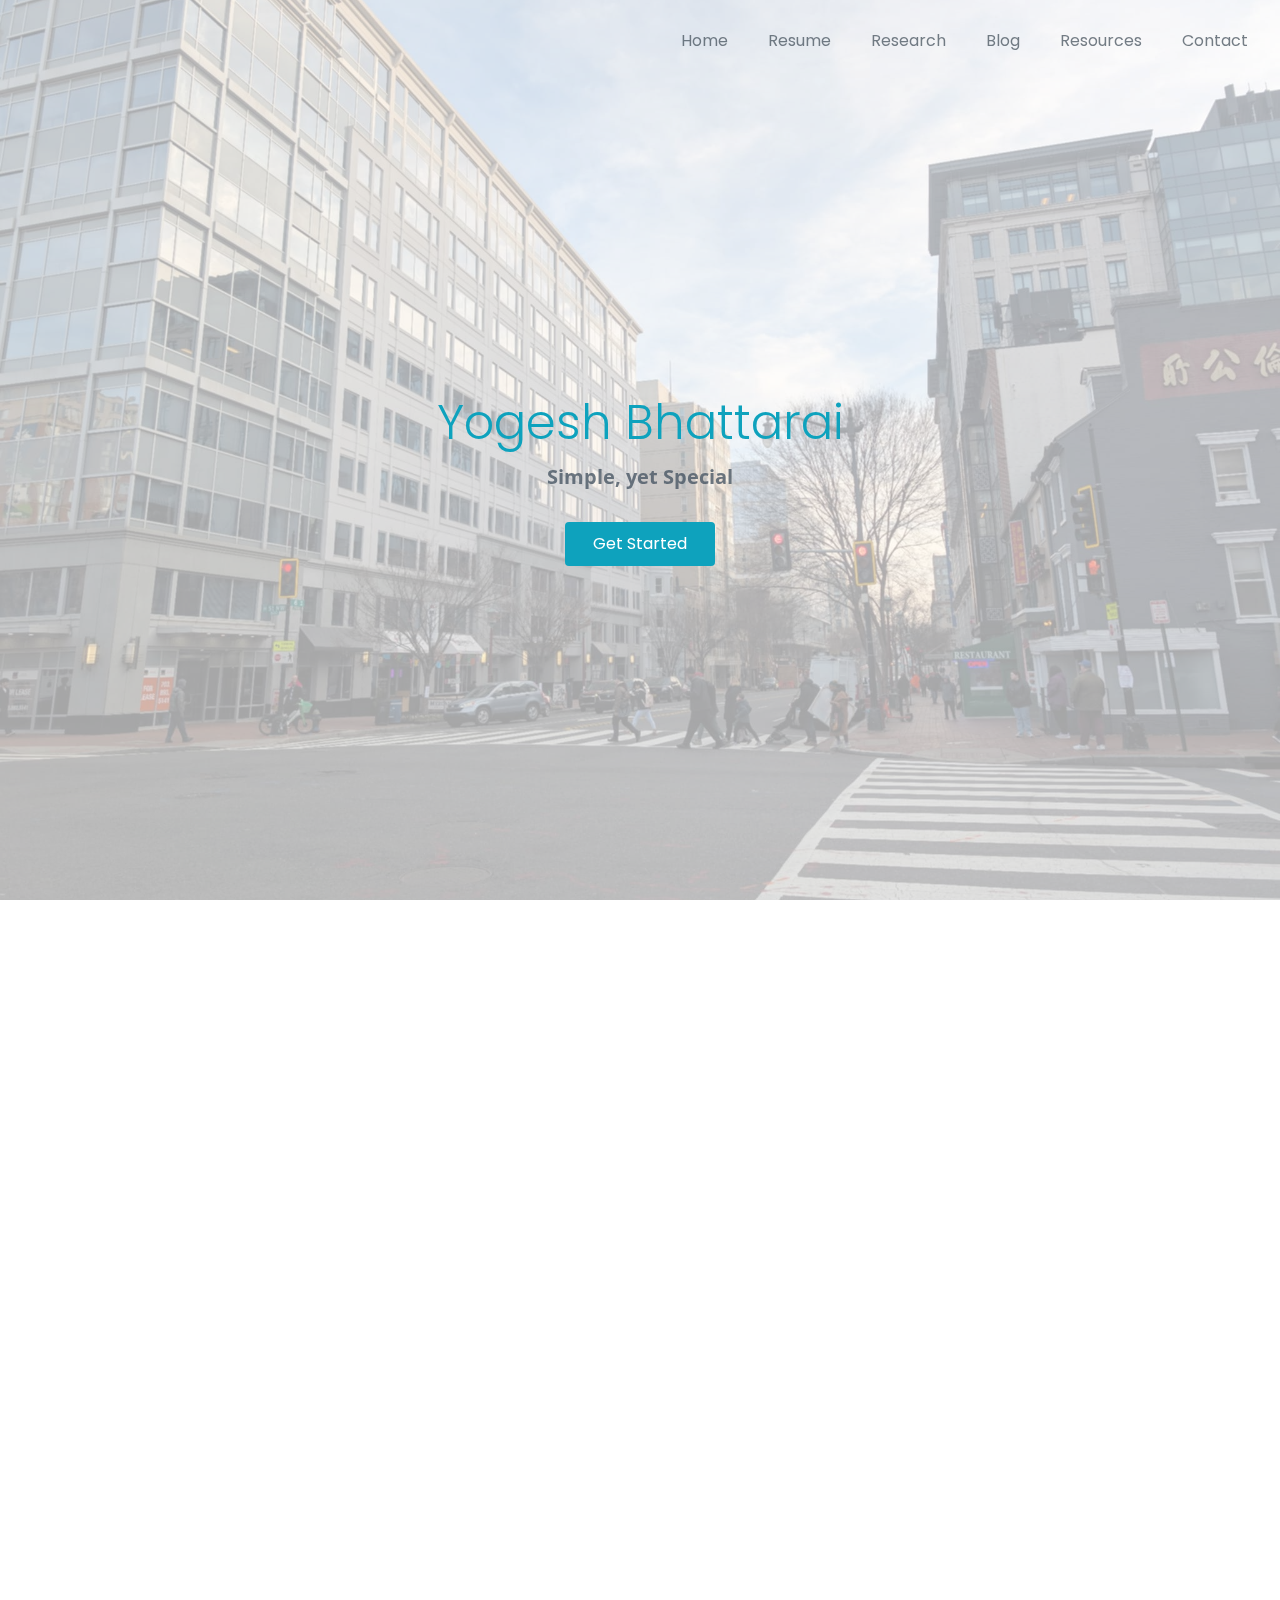
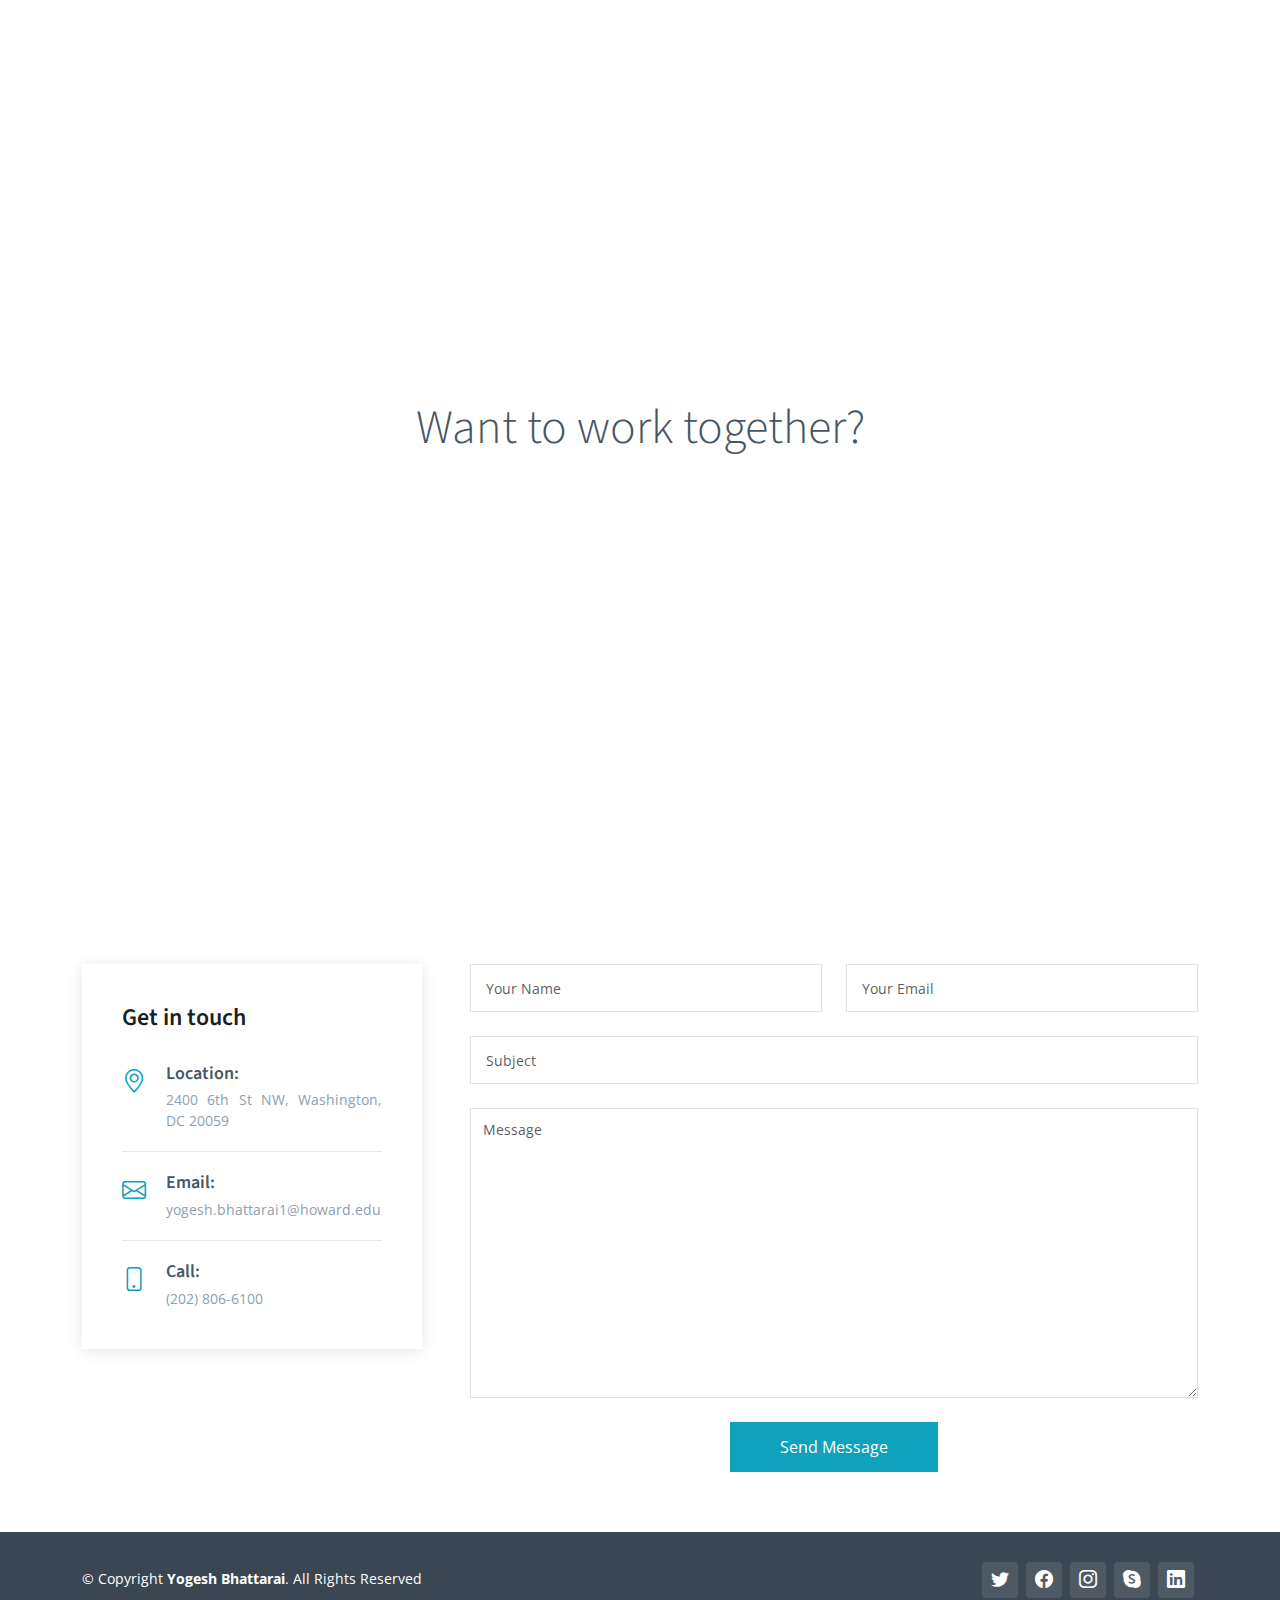
<file: index.html>
<!DOCTYPE html>
<html lang="en">

<head>
  <meta charset="utf-8">
  <meta content="width=device-width, initial-scale=1.0" name="viewport">

  <title>Yogesh Bhattarai</title>
  <meta content="" name="description">
  <meta content="" name="keywords">

  <!-- Favicons -->
  <link href="assets/img/favicon.png" rel="icon">
  <link href="assets/img/favicon.png" rel="apple-touch-icon">

  <!-- Google Fonts -->
  <link rel="preconnect" href="https://fonts.googleapis.com">
  <link rel="preconnect" href="https://fonts.gstatic.com" crossorigin>
  <link href="https://fonts.googleapis.com/css2?family=Open+Sans:ital,wght@0,300;0,400;0,500;0,600;0,700;1,300;1,400;1,500;1,600;1,700&family=Poppins:ital,wght@0,300;0,400;0,500;0,600;0,700;1,300;1,400;1,500;1,600;1,700&family=Source+Sans+Pro:ital,wght@0,300;0,400;0,600;0,700;1,300;1,400;1,600;1,700&display=swap" rel="stylesheet">

  <!-- Vendor CSS Files -->
  <link href="assets/vendor/bootstrap/css/bootstrap.min.css" rel="stylesheet">
  <link href="assets/vendor/bootstrap-icons/bootstrap-icons.css" rel="stylesheet">
  <link href="assets/vendor/aos/aos.css" rel="stylesheet">
  <link href="assets/vendor/glightbox/css/glightbox.min.css" rel="stylesheet">
  <link href="assets/vendor/swiper/swiper-bundle.min.css" rel="stylesheet">

  <!-- Variables CSS Files. Uncomment your preferred color scheme -->
  <link href="assets/css/variables.css" rel="stylesheet">
  <!-- <link href="assets/css/variables-blue.css" rel="stylesheet"> -->
  <!-- <link href="assets/css/variables-green.css" rel="stylesheet"> -->
  <!-- <link href="assets/css/variables-orange.css" rel="stylesheet"> -->
  <!-- <link href="assets/css/variables-purple.css" rel="stylesheet"> -->
  <!-- <link href="assets/css/variables-red.css" rel="stylesheet"> -->
  <!-- <link href="assets/css/variables-pink.css" rel="stylesheet"> -->

  <!-- Template Main CSS File -->
  <link href="assets/css/main.css" rel="stylesheet">

  
</head>

<body>

  <!-- ======= Header ======= -->
  <header id="header" class="header fixed-top" data-scrollto-offset="0">
    <div class="container-fluid d-flex align-items-center justify-content-between">

      <a href="index.html" class="logo d-flex align-items-center scrollto me-auto me-lg-0">
        <!-- Uncomment the line below if you also wish to use an image logo -->
        <!-- <img src="assets/img/logo.png" alt=""> -->
      </a>

      <nav id="navbar" class="navbar">
        <ul>

          <li ></li><a href="index.html"><span>Home</span> </a>
          <li><a class="nav-link scrollto" href="#about">Resume</a></li>
          <li><a class="nav-link scrollto" href="#services">Research</a></li>
          <!--<li><a class="nav-link scrollto" href="#team">Team</a></li>-->

          <li><a class="nav-link scrollto" href="blog.html">Blog</a></li>
          <li class="dropdown"><a href="#"><span>Resources</span> </a>
            <ul>
              <li><a href="spatial.html">Spatial Science</a></li>
              <li><a href="#">Water Modeling</a></li>
              <li><a href="#">Civil Engineering</a></li>
            </ul>
          </li>
          <li><a class="nav-link scrollto" href="#contact">Contact</a></li>
        </ul>
        <i class="bi bi-list mobile-nav-toggle d-none"></i>
      </nav><!-- .navbar -->

     <!-- <a class="btn-getstarted scrollto" href="index.html#about">Get Started</a>-->

    </div>
  </header><!-- End Header -->

  <section id="hero-fullscreen" class="hero-fullscreen d-flex align-items-center">
    <div class="container d-flex flex-column align-items-center position-relative" data-aos="zoom-out">
      <h2><span>Yogesh Bhattarai</span></h2>
      <p><span><strong>Simple, yet Special</strong></span></p>
      
      <div class="d-flex">
        <a href="#about" class="btn-get-started scrollto">Get Started</a>
      </div>
    </div>
  </section>

  <main id="main">

    
    <!-- ======= About Section ======= -->
    <section id="about" class="about">
      <div class="container" data-aos="fade-up">

        <div class="section-header">
          <h2>About me</h2>
          <p>Hi, I’m Yogesh Bhattarai, a PhD student at Howard University specializing in Machine Learning and Critical Infrastructure. 
            My research focuses on integrating green and gray infrastructure in urban environments to enhance sustainability, 
            resilience, and equity, particularly for marginalized communities.</p>
        </div>

        <div class="row g-4 g-lg-5" data-aos="fade-up" data-aos-delay="200">

          <div class="col-lg-5">
            <div class="about-img">
              <img src="assets/img/about.jpg" class="img-fluid" alt="">
            </div>
          </div>

          <div class="col-lg-7">
            <h3 class="pt-0 pt-lg-5">Resume</h3>

            <!-- Tabs -->
            <ul class="nav nav-pills mb-3">
              <li><a class="nav-link active" data-bs-toggle="pill" href="#tab1">Professional Experience</a></li>
              <li><a class="nav-link" data-bs-toggle="pill" href="#tab2">Volunteer</a></li>
              <li><a class="nav-link" data-bs-toggle="pill" href="#tab3">Skills</a></li>
              <li><a class="nav-link" data-bs-toggle="pill" href="#tab4">Teaching</a></li>
            </ul><!-- End Tabs -->

            <!-- Tab Content -->
            <div class="tab-content">

              <div class="tab-pane fade show active" id="tab1">

                <div class="d-flex align-items-center mt-4">
                  <i class="bi bi-check2"></i>
                  <h4>Howard Univeristy</h4>
                </div>
                <div class="d-flex align-items-center mt-4">
                  <i class="bi bi-check2"></i>
                  <h4>Khwopa College of Engineering</h4>
                </div>
                <div class="d-flex align-items-center mt-4">
                  <i class="bi bi-check2"></i>
                  <h4>Himalayan Risk Research Institute</h4>
                </div>

                </div><!-- End Tab 1 Content -->

              <div class="tab-pane fade show" id="tab2">

                <div class="d-flex align-items-center mt-4">
                  <i class="bi bi-check2"></i>
                  <h4>American Geophysical Union</h4>
                </div>
                <div class="d-flex align-items-center mt-4">
                  <i class="bi bi-check2"></i>
                  <h4>U-Inspire Alliance</h4>
                </div>
                <div class="d-flex align-items-center mt-4">
                  <i class="bi bi-check2"></i>
                  <h4>Young Earth System Scientists (YESS) Community for South Asia</h4>
                </div>
                <div class="d-flex align-items-center mt-4">
                  <i class="bi bi-check2"></i>
                  <h4>Young Researcher Circle, Smartphones for Water</h4>
                </div>
                <div class="d-flex align-items-center mt-4">
                  <i class="bi bi-check2"></i>
                  <h4>Nepal Engineering Council</h4>
                </div>
                <div class="d-flex align-items-center mt-4">
                  <i class="bi bi-check2"></i>
                  <h4>Nepal Engineering Association</h4>
                </div>

              </div><!-- End Tab 2 Content -->

              <div class="tab-pane fade show" id="tab3">

                <div class="d-flex align-items-center mt-4">
                  <i class="bi bi-check2"></i>
                  <h4>UAV Mapping</h4>
                </div>
                <div class="d-flex align-items-center mt-4">
                  <i class="bi bi-check2"></i>
                  <h4>ArcGIS/QGIS</h4>
                </div>
                <div class="d-flex align-items-center mt-4">
                  <i class="bi bi-check2"></i>
                  <h4>HEC-HMS</h4>
                </div>
                <div class="d-flex align-items-center mt-4">
                  <i class="bi bi-check2"></i>
                  <h4>HEC-RAS</h4>
                </div>
                <div class="d-flex align-items-center mt-4">
                  <i class="bi bi-check2"></i>
                  <h4>Google Earth Engine</h4>
                </div>
                <div class="d-flex align-items-center mt-4">
                  <i class="bi bi-check2"></i>
                  <h4>Programming(Python, C and R)</h4>
                </div>
              </div><!-- End Tab 3 Content -->


              <div class="tab-pane fade show" id="tab4">

                <div class="d-flex align-items-center mt-4">
                  <i class="bi bi-check2"></i>
                  <h4>Engineering Hydrology</h4>
                </div>
                <div class="d-flex align-items-center mt-4">
                  <i class="bi bi-check2"></i>
                  <h4>GIS Application and Remote Sensing</h4>
                </div>
                <div class="d-flex align-items-center mt-4">
                  <i class="bi bi-check2"></i>
                  <h4>Earth Hazards</h4>
                </div>
                <div class="d-flex align-items-center mt-4">
                  <i class="bi bi-check2"></i>
                  <h4>Computational Techniques in Civil Engineering</h4>
                </div>
                <div class="d-flex align-items-center mt-4">
                  <i class="bi bi-check2"></i>
                  <h4>Sanitary Engineering</h4>
                </div>
                <div class="d-flex align-items-center mt-4">
                  <i class="bi bi-check2"></i>
                  <h4>Water Supply Engineering</h4>
                </div>
              </div><!-- End Tab 4 Content -->

            </div>

          </div>

        </div>

      </div>
    </section><!-- End About Section -->

    <!-- ======= Clients Section ======= -->
    <section id="clients" class="clients">
      <div class="container" data-aos="zoom-out">

        <div class="clients-slider swiper">
          <div class="swiper-wrapper align-items-center">
            <div class="swiper-slide"><img src="assets/img/clients/client-1.png" class="img-fluid" alt=""></div>
            <div class="swiper-slide"><img src="assets/img/clients/client-2.png" class="img-fluid" alt=""></div>
            <div class="swiper-slide"><img src="assets/img/clients/client-3.png" class="img-fluid" alt=""></div>
            <div class="swiper-slide"><img src="assets/img/clients/client-4.png" class="img-fluid" alt=""></div>
            <div class="swiper-slide"><img src="assets/img/clients/client-5.png" class="img-fluid" alt=""></div>
            <div class="swiper-slide"><img src="assets/img/clients/client-6.png" class="img-fluid" alt=""></div>
            
          </div>
        </div>

      </div>
    </section><!-- End Clients Section -->
    <!--
     ======= Call To Action Section ======= 
    <section id="cta" class="cta">
      <div class="container" data-aos="zoom-out">

        <div class="row g-5">

          <div class="col-lg-8 col-md-6 content d-flex flex-column justify-content-center order-last order-md-first">
            <h3>Alias sunt quas <em>Cupiditate</em> oluptas hic minima</h3>
            <p> Duis aute irure dolor in reprehenderit in voluptate velit esse cillum dolore eu fugiat nulla pariatur. Excepteur sint occaecat cupidatat non proident, sunt in culpa qui officia deserunt mollit anim id est laborum.</p>
            <a class="cta-btn align-self-start" href="#">Call To Action</a>
          </div>

          <div class="col-lg-4 col-md-6 order-first order-md-last d-flex align-items-center">
            <div class="img">
              <img src="assets/img/cta.jpg" alt="" class="img-fluid">
            </div>
          </div>

        </div>

      </div>
    </section> End Call To Action Section -->

    <!-- ======= Services Section ======= -->
    <section id="services" class="services">
      <div class="container" data-aos="fade-up">

        <div class="section-header">
          <h2>Research</h2>
          <p> I am using advanced machine learning, satellite images,
             and water flow modeling to study how cities can withstand extreme weather. 
             By combining technology with environmental science, I hope to uncover 
             the strengths and weaknesses of urban areas, helping create a more resilient 
             and sustainable future in the face of climate change. </p>
        </div>

        <div class="row gy-5">

          <div class="col-xl-4 col-md-6" data-aos="zoom-in" data-aos-delay="200">
            <div class="service-item">
              <div class="img">
                <img src="assets/img/sign.png" class="img-fluid" alt="">
              </div>
              <div class="details position-relative">
                <div class="icon">
                  <i class="bi bi-activity"></i>
                </div>
                <a href="#" class="stretched-link">
                  <h3>Artificial Intelligence</h3>
                </a>
                <p>Detecting Nepali Sign Language Using Deep Learning Algorithms to 
                  Connect Specially Abled Individuals to the Competitive World. 
                  Towards Inclusive Opportunities for All</p>
              </div>
            </div>
          </div><!-- End Service Item -->

          <div class="col-xl-4 col-md-6" data-aos="zoom-in" data-aos-delay="300">
            <div class="service-item">
              <div class="img">
                <img src="assets/img/grid.PNG" class="img-fluid" alt="">
              </div>
              <div class="details position-relative">
                <div class="icon">
                  <i class="bi bi-broadcast"></i>
                </div>
                <a href="#" class="stretched-link">
                  <h3>Urban Resilience </h3>
                </a>
                <p>Enhancing the resilience of urban areas with aging flood control infrastructure 
                  through assessments using hydraulic modeling and state-of-the-art machine learning.
                </p>
              </div>
            </div>
          </div><!-- End Service Item -->

          <div class="col-xl-4 col-md-6" data-aos="zoom-in" data-aos-delay="400">
            <div class="service-item">
              <div class="img">
                <img src="assets/img/training.png" class="img-fluid" alt="">
              </div>
              <div class="details position-relative">
                <div class="icon">
                  <i class="bi bi-easel"></i>
                </div>
                <a href="#" class="stretched-link">
                  <h3>Rapid Hazard Assessment</h3>
                </a>
                <p>Enhancing Emergency Response with Drone Technology for Swift Hazard Assessment and Rescue Planning</p>
              </div>
            </div>
          </div><!-- End Service Item -->
        
        </div>
        <div class="viewdetail d-flex flex-column align-items-center position-relative">
          <div class="d-flex">
            <a href="research.html" class="btn-get-started scrollto">View in Detail</a>
          </div>
        </div>
      </div>
    
    </section><!-- End Services Section -->

    
    <!-- ======= Team Section ======= 
    <section id="team" class="team">
      <div class="container" data-aos="fade-up">

        <div class="section-header">
          <h2>Working Team</h2>
          <p>Architecto nobis eos vel nam quidem vitae temporibus voluptates qui hic deserunt iusto omnis nam voluptas asperiores sequi tenetur dolores incidunt enim voluptatem magnam cumque fuga.</p>
        </div>

        <div class="row gy-5">

          <div class="col-xl-4 col-md-6 d-flex" data-aos="zoom-in" data-aos-delay="200">
            <div class="team-member">
              <div class="member-img">
                <img src="assets/img/team/team-1.jpg" class="img-fluid" alt="">
              </div>
              <div class="member-info">
                <div class="social">
                  <a href=""><i class="bi bi-twitter"></i></a>
                  <a href=""><i class="bi bi-facebook"></i></a>
                  <a href=""><i class="bi bi-instagram"></i></a>
                  <a href=""><i class="bi bi-linkedin"></i></a>
                </div>
                <h4>Walter White</h4>
                <span>Chief Executive Officer</span>
              </div>
            </div>
          </div><!-- End Team Member 

          <div class="col-xl-4 col-md-6 d-flex" data-aos="zoom-in" data-aos-delay="400">
            <div class="team-member">
              <div class="member-img">
                <img src="assets/img/team/team-2.jpg" class="img-fluid" alt="">
              </div>
              <div class="member-info">
                <div class="social">
                  <a href=""><i class="bi bi-twitter"></i></a>
                  <a href=""><i class="bi bi-facebook"></i></a>
                  <a href=""><i class="bi bi-instagram"></i></a>
                  <a href=""><i class="bi bi-linkedin"></i></a>
                </div>
                <h4>Sarah Jhonson</h4>
                <span>Product Manager</span>
              </div>
            </div>
          </div><!-- End Team Member 

          <div class="col-xl-4 col-md-6 d-flex" data-aos="zoom-in" data-aos-delay="600">
            <div class="team-member">
              <div class="member-img">
                <img src="assets/img/team/team-3.jpg" class="img-fluid" alt="">
              </div>
              <div class="member-info">
                <div class="social">
                  <a href=""><i class="bi bi-twitter"></i></a>
                  <a href=""><i class="bi bi-facebook"></i></a>
                  <a href=""><i class="bi bi-instagram"></i></a>
                  <a href=""><i class="bi bi-linkedin"></i></a>
                </div>
                <h4>William Anderson</h4>
                <span>CTO</span>
              </div>
            </div>
          </div><!-- End Team Member 

        </div>

      </div>
    </section><!-- End Team Section -->

    <!-- ======= Recent Blog Posts Section ======= -->
    <section id="recent-blog-posts" class="recent-blog-posts">

      <div class="container" data-aos="fade-up">

        <div class="section-header">
          <h2>Blogs</h2>
          <p>Recent posts from my Blog</p>
        </div>

        <div class="row">

          <div class="col-lg-5" data-aos="fade-up" data-aos-delay="200">
            <div class="post-box">
              <div class="post-img"><img src="assets/img/blog/blog-1.jpg" class="img-fluid" alt=""></div>
              <div class="meta">
                <span class="post-date">Tue, December 12</span>
                <span class="post-author"> / Bhattarai & Duwal </span>
              </div>
              <h3 class="post-title">Flooding in Kathmandu Valley</h3>
              <p>It is a general phenomenon that flood occurs with heavy rainfall. The flood becomes a problem when they affect people and property....</p>
              <a href="blog.html" class="readmore stretched-link"><span>Read More</span><i class="bi bi-arrow-right"></i></a>
            </div>
          </div><!--End of blog1-->

          <!--<div class="col-lg-4" data-aos="fade-up" data-aos-delay="400">
            <div class="post-box">
              <div class="post-img"><img src="assets/img/blog/blog-2.jpg" class="img-fluid" alt=""></div>
              <div class="meta">
                <span class="post-date">Fri, September 05</span>
                <span class="post-author"> / Mario Douglas</span>
              </div>
              <h3 class="post-title">Et repellendus molestiae qui est sed omnis voluptates magnam</h3>
              <p>Voluptatem nesciunt omnis libero autem tempora enim ut ipsam id. Odit quia ab eum assumenda. Quisquam omnis aliquid necessitatibus tempora consectetur doloribus...</p>
              <a href="blog-details.html" class="readmore stretched-link"><span>Read More</span><i class="bi bi-arrow-right"></i></a>
            </div>
          </div>-->
        </div>

      </div>

    </section><!-- End Recent Blog Posts Section -->

    <!-- ======= Contact Section ======= -->
    <section id="contact" class="contact">
      <div class="container">

        <div class="section-header">
          <h2>Want to work together?</h2>
          <!--<p>Ea vitae aspernatur deserunt voluptatem impedit deserunt magnam occaecati dssumenda quas ut ad dolores adipisci aliquam.</p>-->
        </div>

      </div>

      <div class="map">
        <iframe src="https://www.google.com/maps/embed?pb=!1m18!1m12!1m3!1d3105.066468170465!2d-77.02016852466084!3d38.922746979570105!2m3!1f0!2f0!3f0!3m2!1i1024!2i768!4f13.1!3m3!1m2!1s0x89b7b9b6cfb7cb1f%3A0x41f760b5c5dabe15!2sHoward%20University!5e0!3m2!1sen!2sus!4v1699999999999!5m2!1sen!2sus" frameborder="0" allowfullscreen></iframe>
      </div><!-- End Google Maps -->

      <div class="container">

        <div class="row gy-5 gx-lg-5">

          <div class="col-lg-4">

            <div class="info">
              <h3>Get in touch</h3>
              <p></p>

              <div class="info-item d-flex">
                <i class="bi bi-geo-alt flex-shrink-0"></i>
                <div>
                  <h4>Location:</h4>
                  <p> 2400 6th St NW, Washington, DC 20059</p>
                </div>
              </div><!-- End Info Item -->

              <div class="info-item d-flex">
                <i class="bi bi-envelope flex-shrink-0"></i>
                <div>
                  <h4>Email:</h4>
                  <p>yogesh.bhattarai1@howard.edu</p>
                </div>
              </div><!-- End Info Item -->

              <div class="info-item d-flex">
                <i class="bi bi-phone flex-shrink-0"></i>
                <div>
                  <h4>Call:</h4>
                  <p>(202) 806-6100</p>
                </div>
              </div><!-- End Info Item -->

            </div>

          </div>

          <div class="col-lg-8">
            <form action="forms/contact.php" method="post" role="form" class="php-email-form">
              <div class="row">
                <div class="col-md-6 form-group">
                  <input type="text" name="name" class="form-control" id="name" placeholder="Your Name" required>
                </div>
                <div class="col-md-6 form-group mt-3 mt-md-0">
                  <input type="email" class="form-control" name="email" id="email" placeholder="Your Email" required>
                </div>
              </div>
              <div class="form-group mt-3">
                <input type="text" class="form-control" name="subject" id="subject" placeholder="Subject" required>
              </div>
              <div class="form-group mt-3">
                <textarea class="form-control" name="message" placeholder="Message" required></textarea>
              </div>
              <div class="my-3">
                <div class="loading">Loading</div>
                <div class="error-message"></div>
                <div class="sent-message">Your message has been sent. Thank you!</div>
              </div>
              <div class="text-center"><button type="submit">Send Message</button></div>
            </form>
          </div><!-- End Contact Form -->

        </div>

      </div>
    </section><!-- End Contact Section -->

  </main><!-- End #main -->

  <!-- ======= Footer ======= -->
  <footer id="footer" class="footer">

      <div class="footer-legal text-center">
      <div class="container d-flex flex-column flex-lg-row justify-content-center justify-content-lg-between align-items-center">

        <div class="d-flex flex-column align-items-center align-items-lg-start">
          <div class="copyright">
            &copy; Copyright <strong><span>Yogesh Bhattarai</span></strong>. All Rights Reserved
          </div>
          <div class="credits">
            <!-- All the links in the footer should remain intact. -->
            <!-- You can delete the links only if you purchased the pro version. -->
            <!-- Licensing information: https://bootstrapmade.com/license/ -->
            <!-- Purchase the pro version with working PHP/AJAX contact form: https://bootstrapmade.com/herobiz-bootstrap-business-template/ -->
          </div>
        </div>

        <div class="social-links order-first order-lg-last mb-3 mb-lg-0">
          <a href="https://x.com/yoguess.sb" class="twitter"><i class="bi bi-twitter"></i></a>
          <a href="#" class="facebook"><i class="bi bi-facebook"></i></a>
          <a href="#" class="instagram"><i class="bi bi-instagram"></i></a>
          <a href="#" class="google-plus"><i class="bi bi-skype"></i></a>
          <a href="https://www.linkedin.com/in/yogesh-sb/" class="linkedin"><i class="bi bi-linkedin"></i></a>
        </div>

      </div>
    </div>

  </footer><!-- End Footer -->

  <a href="#" class="scroll-top d-flex align-items-center justify-content-center"><i class="bi bi-arrow-up-short"></i></a>

  <div id="preloader"></div>

  <!-- Vendor JS Files -->
  <script src="assets/vendor/bootstrap/js/bootstrap.bundle.min.js"></script>
  <script src="assets/vendor/aos/aos.js"></script>
  <script src="assets/vendor/glightbox/js/glightbox.min.js"></script>
  <script src="assets/vendor/isotope-layout/isotope.pkgd.min.js"></script>
  <script src="assets/vendor/swiper/swiper-bundle.min.js"></script>
  <script src="assets/vendor/php-email-form/validate.js"></script>

  <!-- Template Main JS File -->
  <script src="assets/js/main.js"></script>

</body>

</html>
</file>
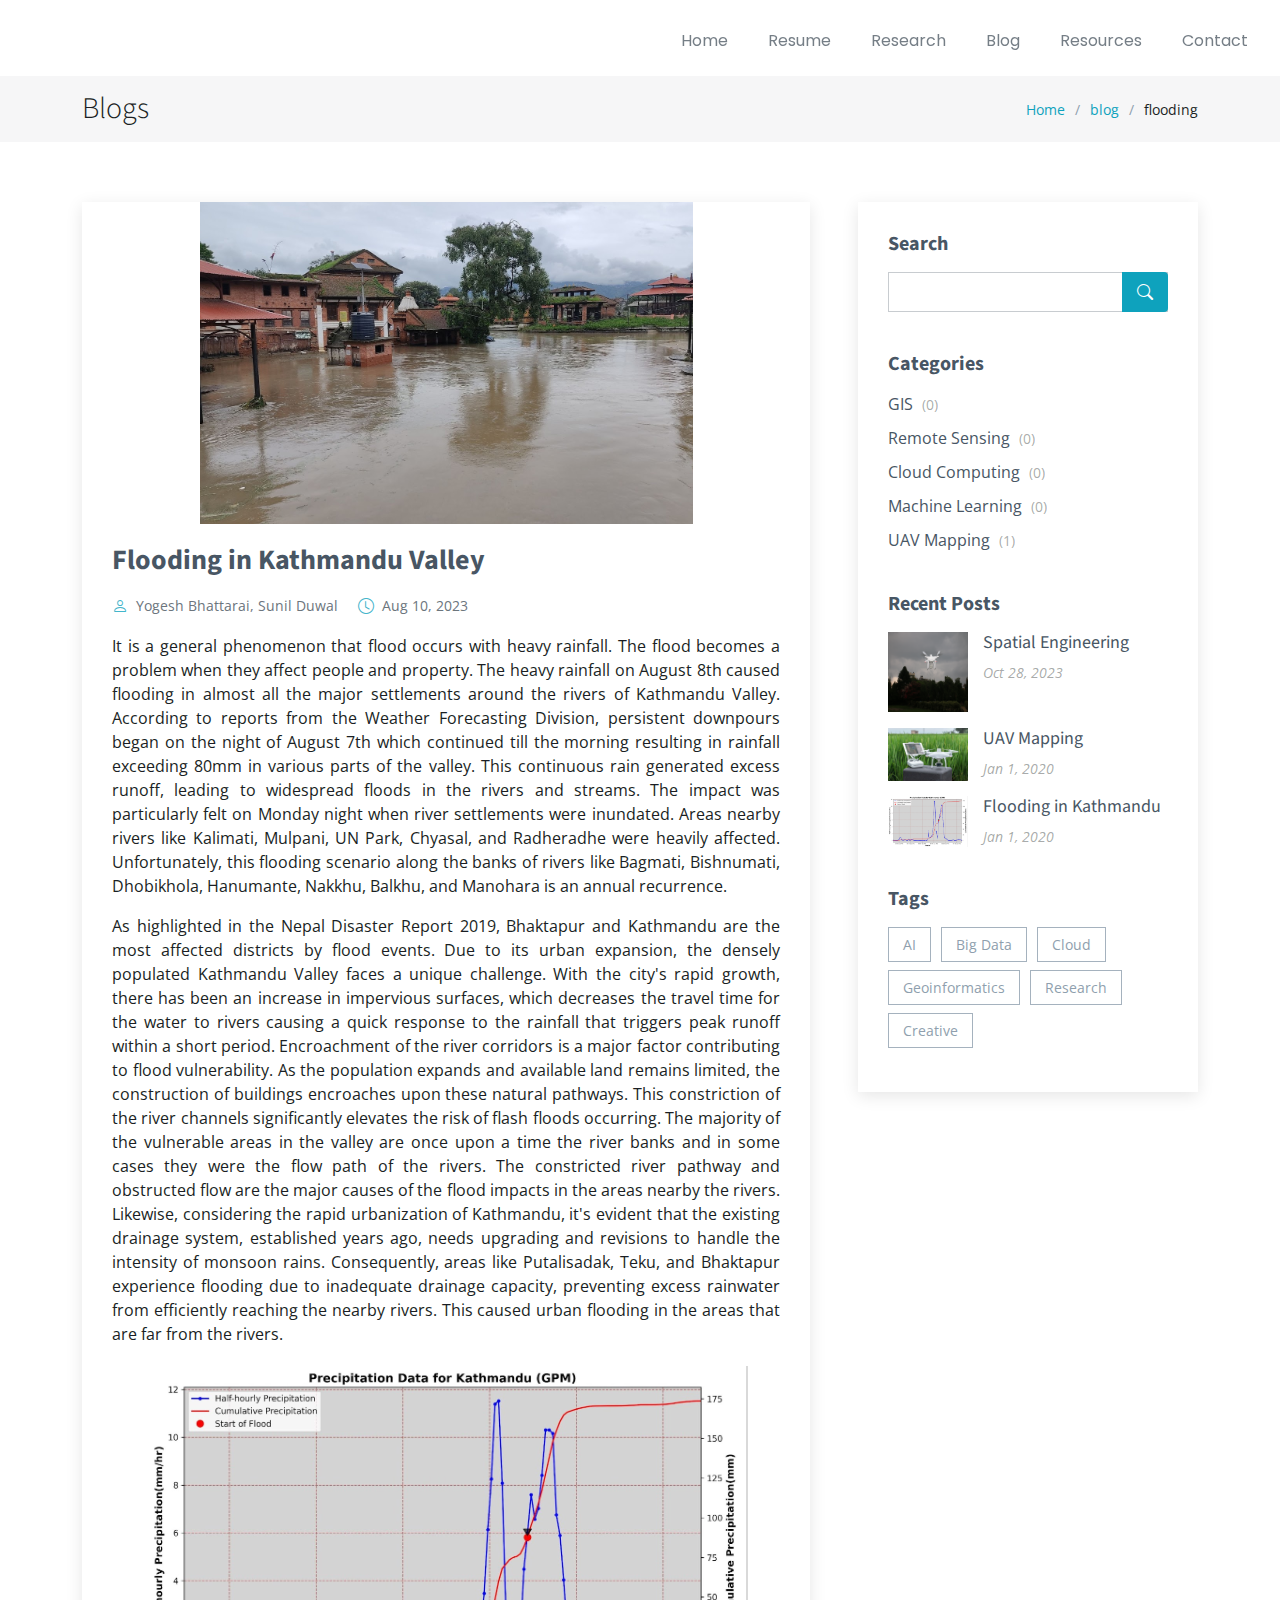
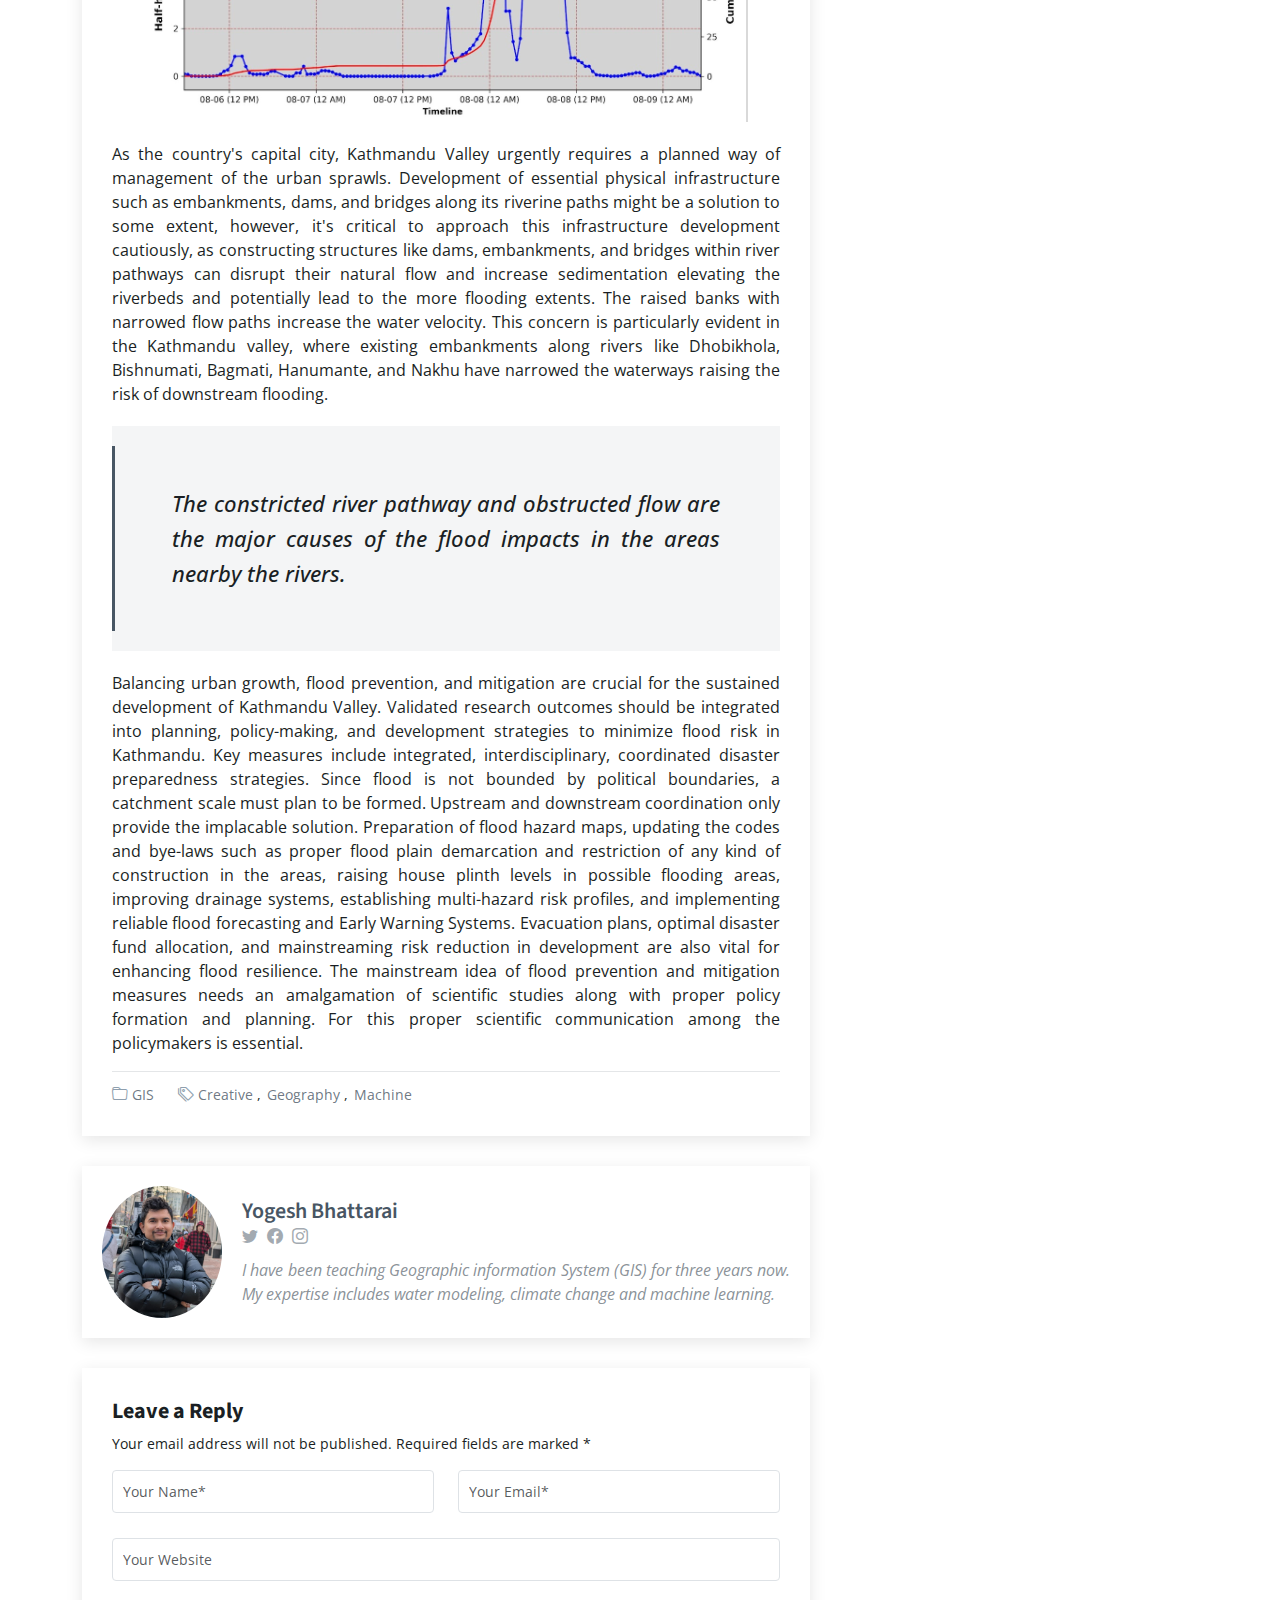
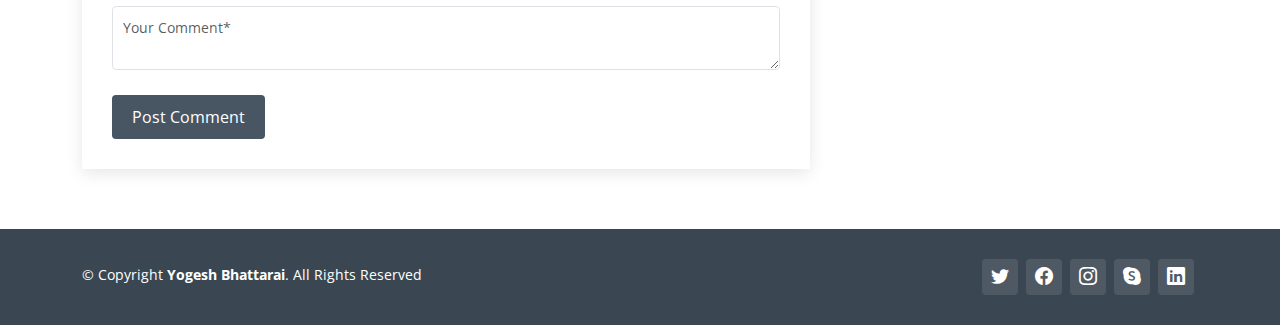
<file: blog.html>
<!DOCTYPE html>
<html lang="en">

<head>
  <meta charset="utf-8">
  <meta content="width=device-width, initial-scale=1.0" name="viewport">

  <title>Yogesh Bhattarai</title>
  <meta content="" name="description">
  <meta content="" name="keywords">

  <!-- Favicons -->
  <link href="assets/img/favicon.png" rel="icon">
  <link href="assets/img/favicon.png" rel="apple-touch-icon">

  <!-- Google Fonts -->
  <link rel="preconnect" href="https://fonts.googleapis.com">
  <link rel="preconnect" href="https://fonts.gstatic.com" crossorigin>
  <link href="https://fonts.googleapis.com/css2?family=Open+Sans:ital,wght@0,300;0,400;0,500;0,600;0,700;1,300;1,400;1,500;1,600;1,700&family=Poppins:ital,wght@0,300;0,400;0,500;0,600;0,700;1,300;1,400;1,500;1,600;1,700&family=Source+Sans+Pro:ital,wght@0,300;0,400;0,600;0,700;1,300;1,400;1,600;1,700&display=swap" rel="stylesheet">

  <!-- Vendor CSS Files -->
  <link href="assets/vendor/bootstrap/css/bootstrap.min.css" rel="stylesheet">
  <link href="assets/vendor/bootstrap-icons/bootstrap-icons.css" rel="stylesheet">
  <link href="assets/vendor/aos/aos.css" rel="stylesheet">
  <link href="assets/vendor/glightbox/css/glightbox.min.css" rel="stylesheet">
  <link href="assets/vendor/swiper/swiper-bundle.min.css" rel="stylesheet">

  <!-- Variables CSS Files. Uncomment your preferred color scheme -->
  <link href="assets/css/variables.css" rel="stylesheet">
  <!-- <link href="assets/css/variables-blue.css" rel="stylesheet"> -->
  <!-- <link href="assets/css/variables-green.css" rel="stylesheet"> -->
  <!-- <link href="assets/css/variables-orange.css" rel="stylesheet"> -->
  <!-- <link href="assets/css/variables-purple.css" rel="stylesheet"> -->
  <!-- <link href="assets/css/variables-red.css" rel="stylesheet"> -->
  <!-- <link href="assets/css/variables-pink.css" rel="stylesheet"> -->

  <!-- Template Main CSS File -->
  <link href="assets/css/main.css" rel="stylesheet">

  
</head>

<body>


  <!-- ======= Header ======= -->
  <header id="header" class="header fixed-top" data-scrollto-offset="0">
    <div class="container-fluid d-flex align-items-center justify-content-between">

      <a href="index.html" class="logo d-flex align-items-center scrollto me-auto me-lg-0">
        <!-- Uncomment the line below if you also wish to use an image logo -->
        <!-- <img src="assets/img/logo.png" alt=""> -->
      </a>

      <nav id="navbar" class="navbar">
        <ul>

          <li ></li><a href="index.html"><span>Home</span> </a>
          <li><a class="nav-link scrollto" href="index.html#about">Resume</a></li>
          <li><a href="research.html">Research</a></li>
          <!--<li><a class="nav-link scrollto" href="#team">Team</a></li>-->

          <li><a class="nav-link scrollto" href="blog.html">Blog</a></li>
          <li class="dropdown"><a href="#"><span>Resources</span> </a>
            <ul>
              <li><a href="spatial.html">Spatial Science</a></li>
              <li><a href="#">Water Modeling</a></li>
              <li><a href="#">Civil Engineering</a></li>
            </ul>
          </li>
          <li><a class="nav-link scrollto" href="index.html#contact">Contact</a></li>
        </ul>
        <i class="bi bi-list mobile-nav-toggle d-none"></i>
      </nav><!-- .navbar -->

     <!-- <a class="btn-getstarted scrollto" href="index.html#about">Get Started</a>-->

    </div>
  </header><!-- End Header -->

  <main id="main">

    <!-- ======= Breadcrumbs ======= -->
    <div class="breadcrumbs">
      <div class="container">

        <div class="d-flex justify-content-between align-items-center">
          <h2>Blogs</h2>
          <ol>
            <li><a href="index.html">Home</a></li>
            <li><a href="index.html#recent-blog-posts">blog</a></li>
            <li>flooding</li>
          </ol>
        </div>

      </div>
    </div><!-- End Breadcrumbs -->

    <!-- ======= Blog Details Section ======= -->
    <section id="blog" class="blog">
      <div class="container" data-aos="fade-up">

        <div class="row g-5">

          <div class="col-lg-8">

            <article class="blog-details">

              <div class="post-img" style="display: flex; justify-content: center;">
                <img src="assets/img/blog/blog-1.jpg" alt="" class="img-fluid">
              </div>

              <h2 class="title"> Flooding in Kathmandu Valley</h2>

              <div class="meta-top">
                <ul>
                  <li class="d-flex align-items-center"><i class="bi bi-person"></i> <a href="blog.html">Yogesh Bhattarai, Sunil Duwal</a></li>
                  <li class="d-flex align-items-center"><i class="bi bi-clock"></i> <a href="blog.html"><time datetime="2023-08-10"> Aug 10, 2023</time></a></li>
                  
                </ul>
              </div><!-- End meta top -->

              <div class="content">
                <p>
                  
                  It is a general phenomenon that flood occurs with heavy rainfall. The flood becomes a problem when they affect people and property. The heavy rainfall on August 8th caused flooding in almost all the major settlements around the rivers of Kathmandu Valley. According to reports from the Weather Forecasting Division, persistent downpours began on the night of August 7th which continued till the morning resulting in rainfall exceeding 80mm in various parts of the valley. This continuous rain generated excess runoff, leading to widespread floods in the rivers and streams. The impact was particularly felt on Monday night when river settlements were inundated. Areas nearby rivers like Kalimati, Mulpani, UN Park, Chyasal, and Radheradhe were heavily affected. Unfortunately, this flooding scenario along the banks of rivers like Bagmati, Bishnumati, Dhobikhola, Hanumante, Nakkhu, Balkhu, and Manohara is an annual recurrence.
                </p>

                <p>
                  As highlighted in the Nepal Disaster Report 2019, Bhaktapur and Kathmandu are the most affected districts by flood events. Due to its urban expansion, the densely populated Kathmandu Valley faces a unique challenge. With the city's rapid growth, there has been an increase in impervious surfaces, which decreases the travel time for the water to rivers causing a quick response to the rainfall that triggers peak runoff within a short period. Encroachment of the river corridors is a major factor contributing to flood vulnerability. As the population expands and available land remains limited, the construction of buildings encroaches upon these natural pathways. This constriction of the river channels significantly elevates the risk of flash floods occurring. The majority of the vulnerable areas in the valley are once upon a time the river banks and in some cases they were the flow path of the rivers. The constricted river pathway and obstructed flow are the major causes of the flood impacts in the areas nearby the rivers. Likewise, considering the rapid urbanization of  Kathmandu, it's evident that the existing drainage system, established years ago, needs upgrading and revisions to handle the intensity of monsoon rains. Consequently, areas like Putalisadak, Teku, and Bhaktapur experience flooding due to inadequate drainage capacity, preventing excess rainwater from efficiently reaching the nearby rivers. This caused urban flooding in the areas that are far from the rivers.
                </p>
                <div class="post-img" style="display: flex; justify-content: center;margin-top: 20px;">
                  <img src="assets/img/blog/blog-inside-post.jpg" alt="">
                  
                </div>
                <p>
                  As the country's capital city, Kathmandu Valley urgently requires a planned way of management of the urban sprawls. Development of essential physical infrastructure such as embankments, dams, and bridges along its riverine paths might be a solution to some extent, however, it's critical to approach this infrastructure development cautiously, as constructing structures like dams, embankments, and bridges within river pathways can disrupt their natural flow and increase sedimentation elevating the riverbeds and potentially lead to the more flooding extents. The raised banks with narrowed flow paths increase the water velocity. This concern is particularly evident in the Kathmandu valley, where existing embankments along rivers like Dhobikhola, Bishnumati, Bagmati, Hanumante, and Nakhu have narrowed the waterways raising the risk of downstream flooding.
                </p>
                <blockquote>
                  <p>
                    The constricted river pathway and obstructed flow are the major causes of the flood impacts in the areas nearby the rivers.
                  </p>
                </blockquote>              
                <p>
                  Balancing urban growth, flood prevention, and mitigation are crucial for the sustained development of Kathmandu Valley. Validated research outcomes should be integrated into planning, policy-making, and development strategies to minimize flood risk in Kathmandu. Key measures include integrated, interdisciplinary, coordinated disaster preparedness strategies.  Since flood is not bounded by political boundaries, a catchment scale must plan to be formed. Upstream and downstream coordination only provide the implacable solution. Preparation of flood hazard maps, updating the codes and bye-laws such as proper flood plain demarcation and restriction of any kind of construction in the areas, raising house plinth levels in possible flooding areas, improving drainage systems, establishing multi-hazard risk profiles, and implementing reliable flood forecasting and Early Warning Systems. Evacuation plans, optimal disaster fund allocation, and mainstreaming risk reduction in development are also vital for enhancing flood resilience. The mainstream idea of flood prevention and mitigation measures needs an amalgamation of scientific studies along with proper policy formation and planning. For this proper scientific communication among the policymakers is essential. 
                </p>
              </div>

              <div class="meta-bottom">
                <i class="bi bi-folder"></i>
                <ul class="cats">
                  <li><a href="#">GIS</a></li>
                </ul>

                <i class="bi bi-tags"></i>
                <ul class="tags">
                  <li><a href="#">Creative</a></li>
                  <li><a href="#">Geography</a></li>
                  <li><a href="#">Machine</a></li>
                </ul>
              </div><!-- End meta bottom -->

            </article><!-- End blog post -->

            <div class="post-author d-flex align-items-center">
              <img src="assets/img/about.jpg" class="rounded-circle flex-shrink-0" alt="">
              <div>
                <h4>Yogesh Bhattarai</h4>
                <div class="social-links">
                  <a href="https://twitters.com/#"><i class="bi bi-twitter"></i></a>
                  <a href="https://facebook.com/#"><i class="bi bi-facebook"></i></a>
                  <a href="https://instagram.com/#"><i class="biu bi-instagram"></i></a>
                </div>
                <p>
                  I have been teaching Geographic information System (GIS) for three years now. My expertise includes water modeling, climate change and machine learning.
                </p>
              </div>
            </div><!-- End post author -->

            <div class="comments">

              <div class="reply-form">

                <h4>Leave a Reply</h4>
                <p>Your email address will not be published. Required fields are marked * </p>
                <form action="">
                  <div class="row">
                    <div class="col-md-6 form-group">
                      <input name="name" type="text" class="form-control" placeholder="Your Name*">
                    </div>
                    <div class="col-md-6 form-group">
                      <input name="email" type="text" class="form-control" placeholder="Your Email*">
                    </div>
                  </div>
                  <div class="row">
                    <div class="col form-group">
                      <input name="website" type="text" class="form-control" placeholder="Your Website">
                    </div>
                  </div>
                  <div class="row">
                    <div class="col form-group">
                      <textarea name="comment" class="form-control" placeholder="Your Comment*"></textarea>
                    </div>
                  </div>
                  <button type="submit" class="btn btn-primary">Post Comment</button>

                </form>

              </div>

            </div><!-- End blog comments -->

          </div>

          <div class="col-lg-4">

            <div class="sidebar">

              <div class="sidebar-item search-form">
                <h3 class="sidebar-title">Search</h3>
                <form action="" class="mt-3">
                  <input type="text">
                  <button type="submit"><i class="bi bi-search"></i></button>
                </form>
              </div><!-- End sidebar search formn-->

              <div class="sidebar-item categories">
                <h3 class="sidebar-title">Categories</h3>
                <ul class="mt-3">
                  <li><a href="#">GIS <span>(0)</span></a></li>
                  <li><a href="#">Remote Sensing <span>(0)</span></a></li>
                  <li><a href="#">Cloud Computing <span>(0)</span></a></li>
                  <li><a href="#">Machine Learning <span>(0)</span></a></li>
                  <li><a href="drone.html">UAV Mapping <span>(1)</span></a></li>
                </ul>
              </div><!-- End sidebar categories-->

              <div class="sidebar-item recent-posts">
                <h3 class="sidebar-title">Recent Posts</h3>

                <div class="mt-3">

                  <div class="post-item">
                    <img src="assets/img/training.png" alt="" class="flex-shrink-0">
                    <div>
                      <h4><a href="blog.html">Spatial Engineering</a></h4>
                      <time datetime="2023-10-28">Oct 28, 2023</time>
                    </div>
                  </div><!-- End recent post item-->

                  <div class="post-item mt-3">
                    <img src="assets/img/drone/drone_1.jpg" alt="" class="flex-shrink-0">
                    <div>
                      <h4><a href="drone.html">UAV Mapping</a></h4>
                      <time datetime="2020-01-01">Jan 1, 2020</time>
                    </div>
                  </div><!-- End recent post item-->

                  <div class="post-item">
                    <img src="assets/img/blog/blog-inside-post.jpg" alt="" class="flex-shrink-0">
                    <div>
                      <h4><a href="blog.html">Flooding in Kathmandu</a></h4>
                      <time datetime="2020-01-01">Jan 1, 2020</time>
                    </div>
                  </div><!-- End recent post item-->

                </div>

              </div><!-- End sidebar recent posts-->

              <div class="sidebar-item tags">
                <h3 class="sidebar-title">Tags</h3>
                <ul class="mt-3">
                  <li><a href="#">AI</a></li>
                  <li><a href="#">Big Data</a></li>
                  <li><a href="#">Cloud</a></li>
                  <li><a href="#">Geoinformatics</a></li>
                  <li><a href="#">Research</a></li>
                  <li><a href="#">Creative</a></li>
                </ul>
              </div><!-- End sidebar tags-->

            </div><!-- End Blog Sidebar -->

          </div>
        </div>

      </div>
    </section><!-- End Blog Details Section -->

  </main><!-- End #main -->
<!-- ======= Footer ======= -->
<footer id="footer" class="footer">

  <div class="footer-legal text-center">
  <div class="container d-flex flex-column flex-lg-row justify-content-center justify-content-lg-between align-items-center">

    <div class="d-flex flex-column align-items-center align-items-lg-start">
      <div class="copyright">
        &copy; Copyright <strong><span>Yogesh Bhattarai</span></strong>. All Rights Reserved
      </div>
      <div class="credits">
        <!-- All the links in the footer should remain intact. -->
        <!-- You can delete the links only if you purchased the pro version. -->
        <!-- Licensing information: https://bootstrapmade.com/license/ -->
        <!-- Purchase the pro version with working PHP/AJAX contact form: https://bootstrapmade.com/herobiz-bootstrap-business-template/ -->
      </div>
    </div>

    <div class="social-links order-first order-lg-last mb-3 mb-lg-0">
      <a href="https://x.com/yoguess.sb" class="twitter"><i class="bi bi-twitter"></i></a>
      <a href="#" class="facebook"><i class="bi bi-facebook"></i></a>
      <a href="#" class="instagram"><i class="bi bi-instagram"></i></a>
      <a href="#" class="google-plus"><i class="bi bi-skype"></i></a>
      <a href="https://www.linkedin.com/in/yogesh-sb/" class="linkedin"><i class="bi bi-linkedin"></i></a>
    </div>

  </div>
</div>

</footer><!-- End Footer -->

<a href="#" class="scroll-top d-flex align-items-center justify-content-center"><i class="bi bi-arrow-up-short"></i></a>

<div id="preloader"></div>

<!-- Vendor JS Files -->
<script src="assets/vendor/bootstrap/js/bootstrap.bundle.min.js"></script>
<script src="assets/vendor/aos/aos.js"></script>
<script src="assets/vendor/glightbox/js/glightbox.min.js"></script>
<script src="assets/vendor/isotope-layout/isotope.pkgd.min.js"></script>
<script src="assets/vendor/swiper/swiper-bundle.min.js"></script>
<script src="assets/vendor/php-email-form/validate.js"></script>

<!-- Template Main JS File -->
<script src="assets/js/main.js"></script>

</body>

</html>
</file>
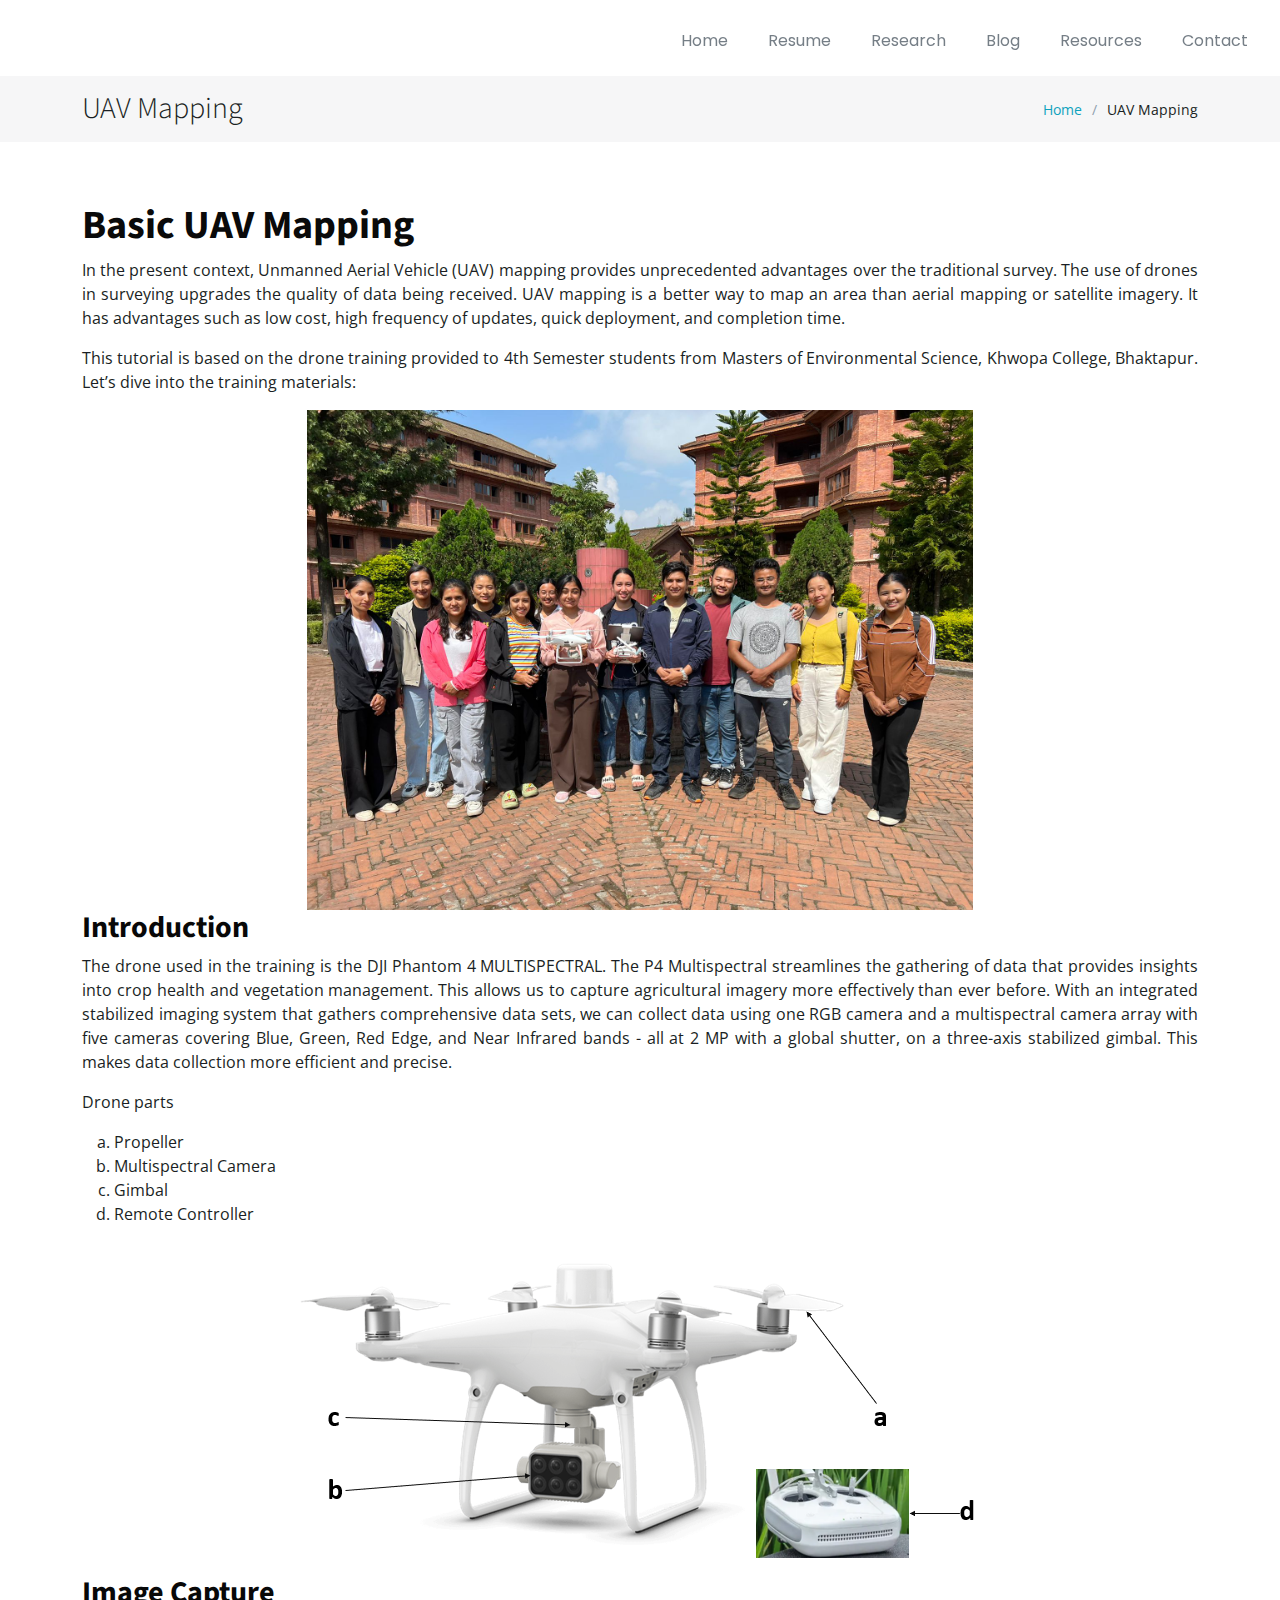
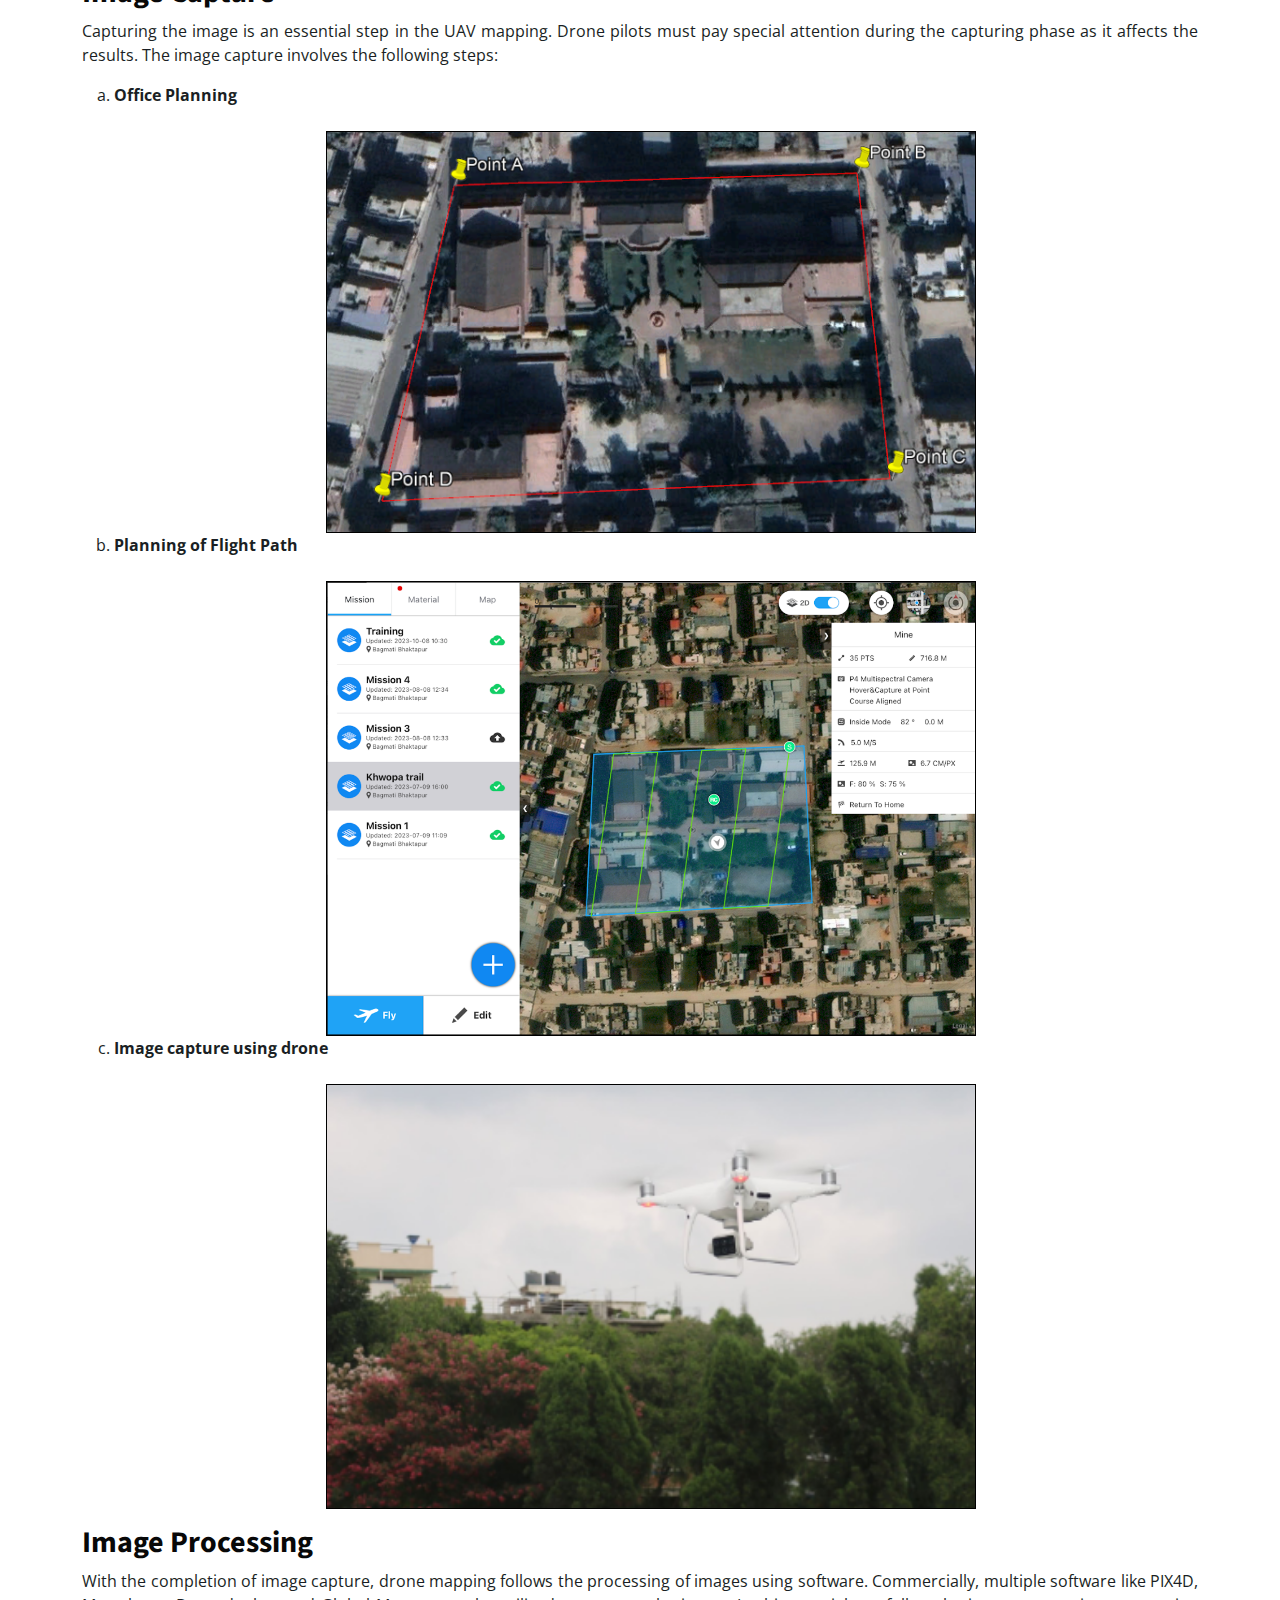
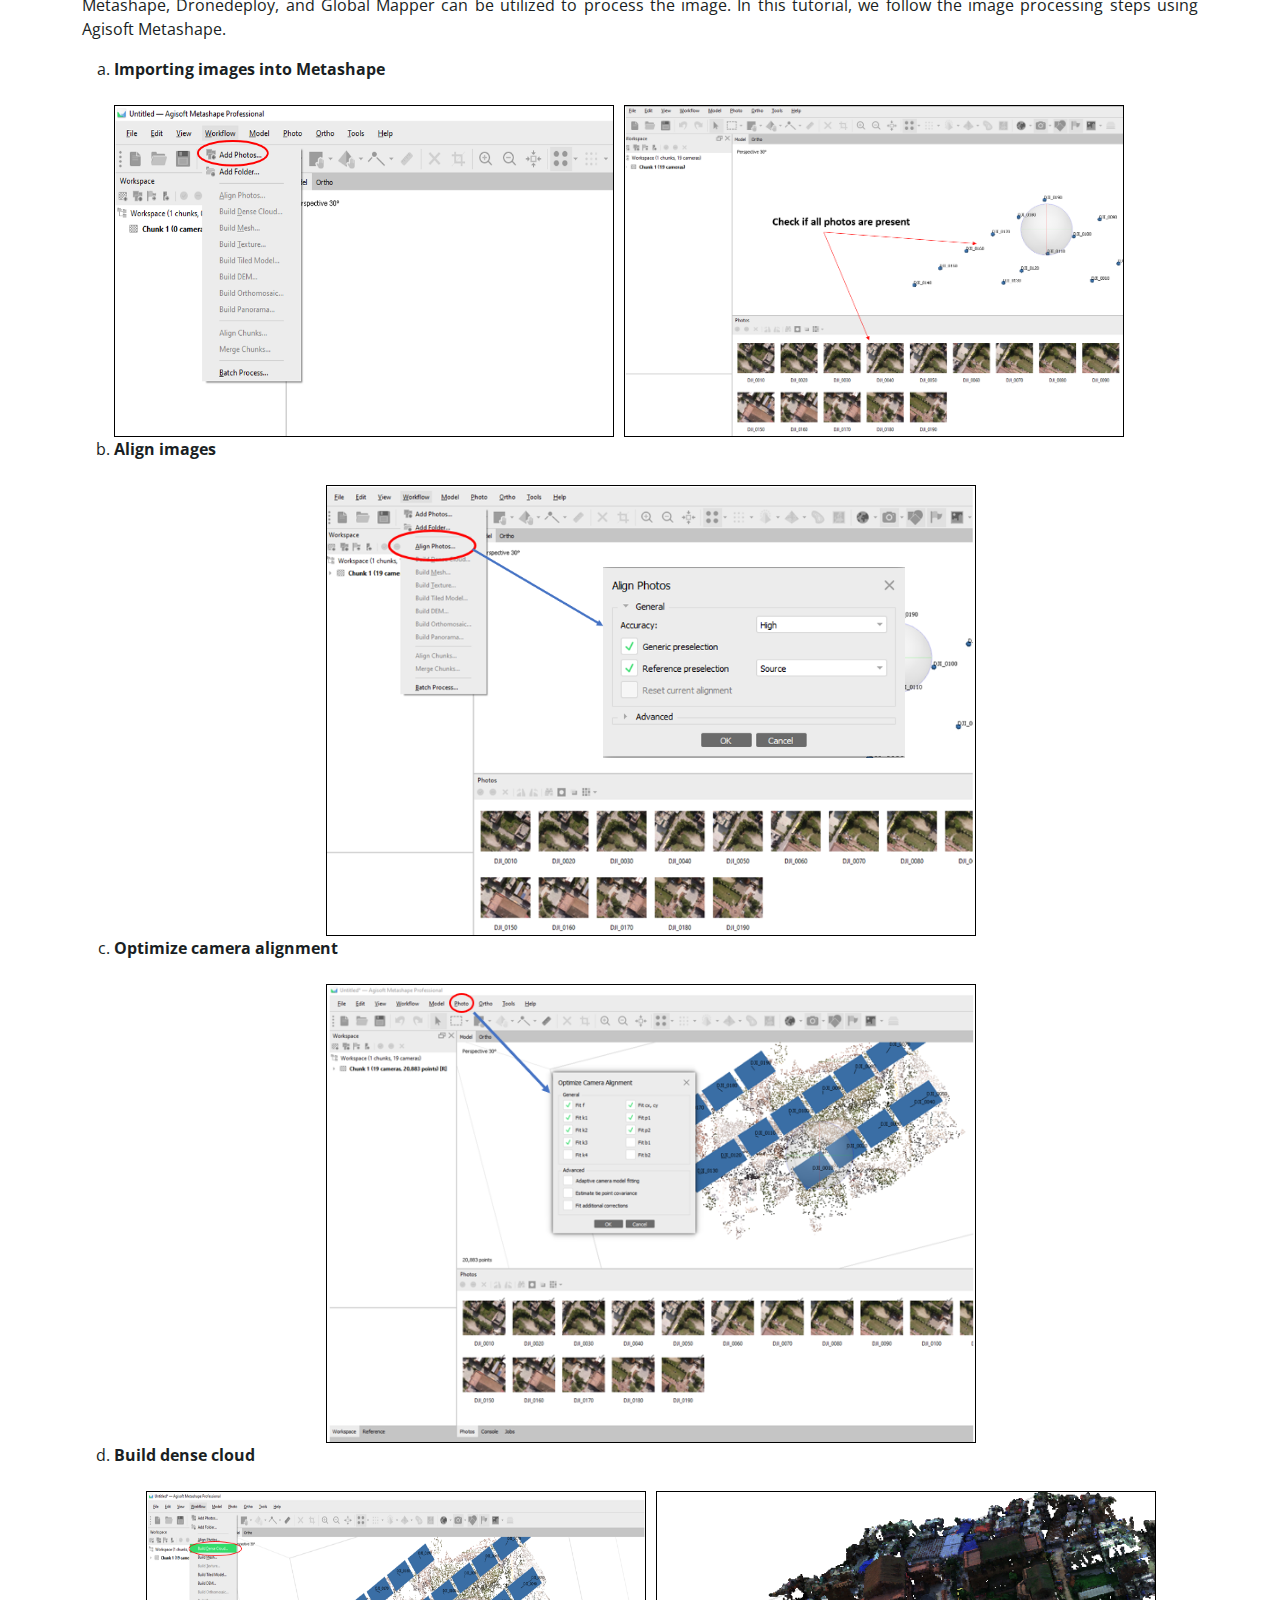
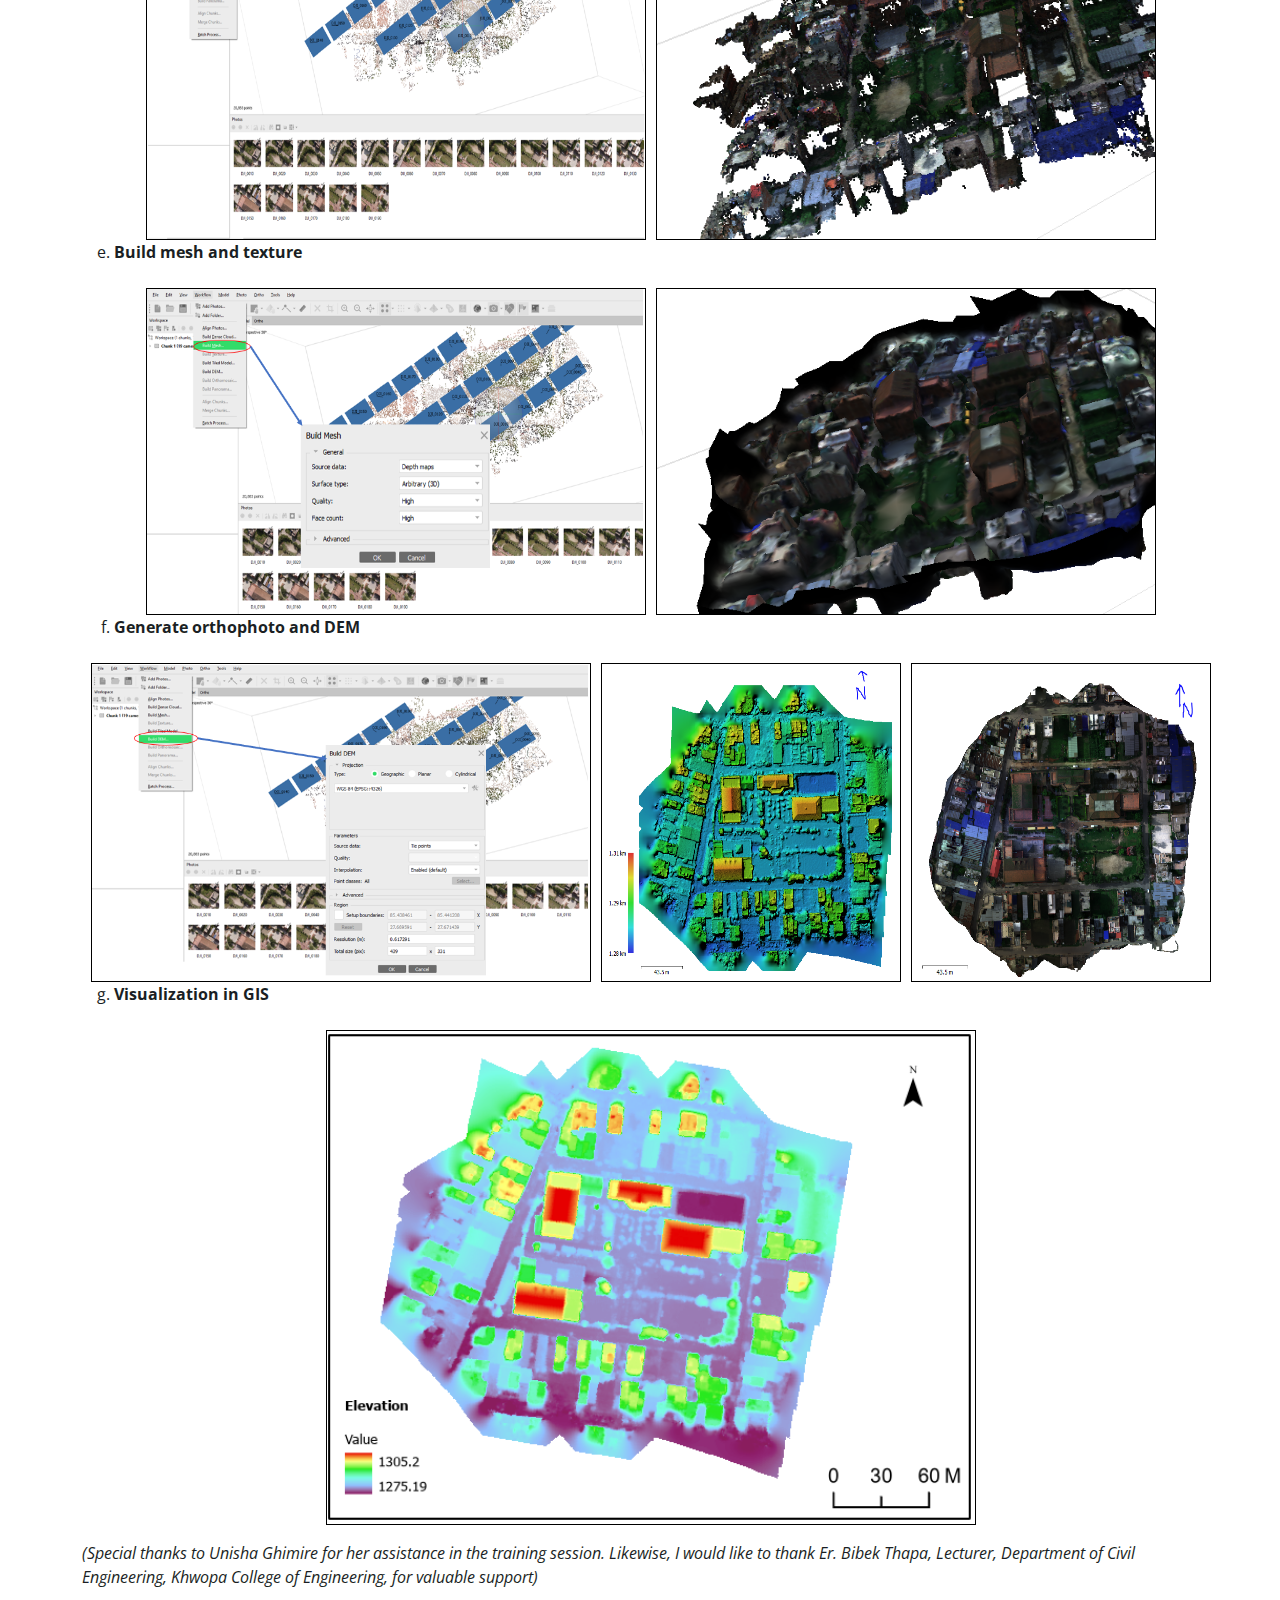
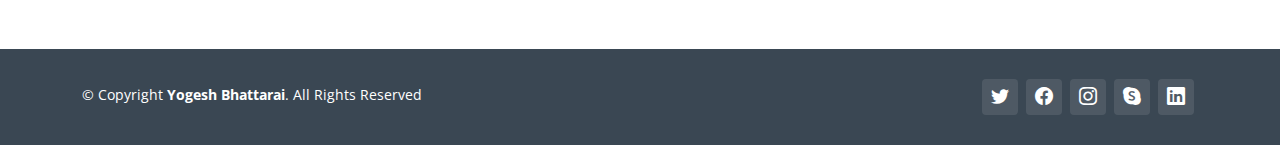
<file: drone.html>
<!DOCTYPE html>
<html lang="en">

<head>
  <meta charset="utf-8">
  <meta content="width=device-width, initial-scale=1.0" name="viewport">

  <title>Yogesh Bhattarai</title>
  <meta content="" name="description">
  <meta content="" name="keywords">

  <!-- Favicons -->
  <link href="assets/img/favicon.png" rel="icon">
  <link href="assets/img/apple-touch-icon.png" rel="apple-touch-icon">

  <!-- Google Fonts -->
  <link rel="preconnect" href="https://fonts.googleapis.com">
  <link rel="preconnect" href="https://fonts.gstatic.com" crossorigin>
  <link href="https://fonts.googleapis.com/css2?family=Open+Sans:ital,wght@0,300;0,400;0,500;0,600;0,700;1,300;1,400;1,500;1,600;1,700&family=Poppins:ital,wght@0,300;0,400;0,500;0,600;0,700;1,300;1,400;1,500;1,600;1,700&family=Source+Sans+Pro:ital,wght@0,300;0,400;0,600;0,700;1,300;1,400;1,600;1,700&display=swap" rel="stylesheet">

  <!-- Vendor CSS Files -->
  <link href="assets/vendor/bootstrap/css/bootstrap.min.css" rel="stylesheet">
  <link href="assets/vendor/bootstrap-icons/bootstrap-icons.css" rel="stylesheet">
  <link href="assets/vendor/aos/aos.css" rel="stylesheet">
  <link href="assets/vendor/glightbox/css/glightbox.min.css" rel="stylesheet">
  <link href="assets/vendor/swiper/swiper-bundle.min.css" rel="stylesheet">

  <!-- Variables CSS Files. Uncomment your preferred color scheme -->
  <link href="assets/css/variables.css" rel="stylesheet">
  <!-- <link href="assets/css/variables-blue.css" rel="stylesheet"> -->
  <!-- <link href="assets/css/variables-green.css" rel="stylesheet"> -->
  <!-- <link href="assets/css/variables-orange.css" rel="stylesheet"> -->
  <!-- <link href="assets/css/variables-purple.css" rel="stylesheet"> -->
  <!-- <link href="assets/css/variables-red.css" rel="stylesheet"> -->
  <!-- <link href="assets/css/variables-pink.css" rel="stylesheet"> -->

  <!-- Template Main CSS File -->
  <link href="assets/css/main.css" rel="stylesheet">

  
</head>

<body>

  <!-- ======= Header ======= -->
  <header id="header" class="header fixed-top" data-scrollto-offset="0">
    <div class="container-fluid d-flex align-items-center justify-content-between">

      <a href="index.html" class="logo d-flex align-items-center scrollto me-auto me-lg-0">
        <!-- Uncomment the line below if you also wish to use an image logo -->
        <!-- <img src="assets/img/logo.png" alt=""> -->
        
      </a>

      <nav id="navbar" class="navbar">
        <ul>

          <li ></li><a href="index.html"><span>Home</span> </a>
          <li><a class="nav-link scrollto" href="index.html#about">Resume</a></li>
          <li><a href="research.html">Research</a></li>
          

          <li><a class="nav-link scrollto" href="blog.html">Blog</a></li>
          <li class="dropdown"><a href="#"><span>Resources</span> </i></a>
            <ul>
              <li><a href="spatial.html">Spatial Science</a></li>
              <li><a href="#">Water Modeling</a></li>
              <li><a href="#">Civil Engineering</a></li>
            </ul>
          </li>
          <li><a class="nav-link scrollto" href="index.html#Contact">Contact</a></li>
        </ul>
        <i class="bi bi-list mobile-nav-toggle d-none"></i>
      </nav><!-- .navbar -->

     <!-- <a class="btn-getstarted scrollto" href="index.html#about">Get Started</a>-->

    </div>
  </header><!-- End Header -->


  <main id="main">

    <!-- ======= Breadcrumbs ======= -->
    <div class="breadcrumbs">
      <div class="container">

        <div class="d-flex justify-content-between align-items-center">
          <h2>UAV Mapping</h2>
          <ol>
            <li><a href="index.html">Home</a></li>
            <li>UAV Mapping</li>
          </ol>
        </div>

      </div>
    </div><!-- End Breadcrumbs -->
    
    <section id="blog" class="blog">
      <div class="container" data-aos="fade-up">
        <div class="row g-5">
          <div class="col-lg-12">
            <article class="blog">
              
                <h2 class="title" style="color: rgb(10, 10, 10); font-size: 40px; font-weight: bold;">Basic UAV Mapping</h2>
             
              <div class="content">
           
                <p>
                  
                  In the present context, Unmanned Aerial Vehicle (UAV) mapping provides unprecedented advantages over the traditional survey. The use of drones in surveying upgrades the quality of data being received. UAV mapping is a better way to map an area than aerial mapping or satellite imagery. It has advantages such as low cost, high frequency of updates, quick deployment, and completion time.
                </p>

                <p>
                  This tutorial is based on the drone training provided to 4th Semester students from Masters of Environmental Science, Khwopa College, Bhaktapur. Let’s dive into the training materials:
                </p>
                <div class="post-img" style="display: flex; justify-content: center;height: 500px;">
                  <img src="assets/img/drone/drone_2.jpg" alt="" class="img-fluid">
                  <p>
                  </p>
                </div>
                <h3 id = "Heading 1"><class="title" style="color: rgb(8, 8, 8); font-size: 30px; font-weight: bold;">Introduction</h3>
                <p>
                  The drone used in the training is the DJI Phantom 4 MULTISPECTRAL. The P4 Multispectral streamlines the gathering of data that provides insights into crop health and vegetation management. This allows us to capture agricultural imagery more effectively than ever before. With an integrated stabilized imaging system that gathers comprehensive data sets, we can collect data using one RGB camera and a multispectral camera array with five cameras covering Blue, Green, Red Edge, and Near Infrared bands - all at 2 MP with a global shutter, on a three-axis stabilized gimbal. This makes data collection more efficient and precise. 
                </p>
                <p>
                Drone parts 
                </p>
                <ol type="a">
                  <li>Propeller</li>
                  <li>Multispectral Camera</li>
                  <li>Gimbal</li>
                  <li>Remote Controller</li>
                </ol>
                <div class="post-img" style="display: flex; justify-content: center;">
                  <img src="assets/img/drone/drone_3.jpg" alt="" class="img-fluid">
                  <p>
                  </p>
                </div>
                <h3 class="title" style="color: rgb(8, 8, 8); font-size: 30px; font-weight: bold;">Image Capture</h3>               
                <p>
                  Capturing the image is an essential step in the UAV mapping. Drone pilots must pay special attention during the capturing phase as it affects the results. The image capture involves the following steps: 
                </p>
                <ol type="a">
                  <li>
                    <strong>
                      Office Planning <br>
                    </strong><br>
                    <div style="display: flex;justify-content: center;">
                      <img src="assets/img/drone/drone_18.jpg" alt="Image 1" style="border: 1px solid black; margin-right: 10px;width: 650px; height: auto;">
                      <br>
                    </div>
                  </li>
                  <li>
                    <strong>
                      Planning of Flight Path<br>
                    </strong><br>
                    <div style="display: flex;justify-content: center;">
                      <img src="assets/img/drone/drone_4.jpg" alt="Image 1" style="border: 1px solid black; margin-right: 10px;width: 650px; height: auto;">
                      <br>
                    </div>
                  </li>
                  <li>
                    <strong>
                      Image capture using drone <br>
                    </strong><br>
                    <div style="display: flex;justify-content: center;">
                      <img src="assets/img/drone/drone_5.jpg" alt="Image 1" style="border: 1px solid black; margin-right: 10px;width: 650px; height: auto;">
                      <br>
                    </div>
                  </li>
                  
                </ol>
                <h3 class="title" style="color: rgb(8, 8, 8); font-size: 30px; font-weight: bold;">Image Processing</h3>               
                <p>
                  With the completion of image capture, drone mapping follows the processing of images using software. Commercially, multiple software like PIX4D, Metashape, Dronedeploy, and Global Mapper can be utilized to process the image. In this tutorial, we follow the image processing steps using Agisoft Metashape.
                </p>
                
                <ol type="a">
                  <li>
                    <strong>
                      Importing images into Metashape<br>
                    </strong><br>
                    <div style="display: flex;">
                      <img src="assets/img/drone/drone_6.jpg" alt="Image 1" style="border: 1px solid black; margin-right: 10px;width: 500px; height: auto;">
                      <img src="assets/img/drone/drone_7.jpg" alt="Image 2" style="border: 1px solid black;width: 500px; height: auto;">
                      <br>
                    </div>
                  </li>
                  <li>
                    <strong>
                      Align images<br>
                    </strong><br>
                    <div style="display: flex;justify-content: center;">
                      <img src="assets/img/drone/drone_8.jpg" alt="Image 1" style="border: 1px solid black; margin-right: 10px;width: 650px; height: auto;">
                      <br>
                    </div>
                  </li>
                  <li>
                    <strong>
                      Optimize camera alignment<br>
                    </strong><br>
                    <div style="display: flex;justify-content: center;">
                      <img src="assets/img/drone/drone_9.jpg" alt="Image 1" style="border: 1px solid black; margin-right: 10px;width: 650px; height: auto;">
                      <br>
                    </div>
                  </li>
                  <li>
                    <strong>
                      Build dense cloud<br>
                    </strong><br>
                    <div style="display: flex;justify-content: center;">
                      <img src="assets/img/drone/drone_10.jpg" alt="Image 1" style="border: 1px solid black; margin-right: 10px;width: 500px; height: auto;">
                      <img src="assets/img/drone/drone_13.jpg" alt="Image 1" style="border: 1px solid black; margin-right: 10px;width: 500px; height: auto;">
                      <br>
                    </div>
                  </li>
                  <li>
                    <strong>
                      Build mesh and texture<br>
                    </strong><br>
                    <div style="display: flex;justify-content: center;">
                      <img src="assets/img/drone/drone_11.jpg" alt="Image 1" style="border: 1px solid black; margin-right: 10px;width: 500px; height: auto;">
                      <img src="assets/img/drone/drone_14.jpg" alt="Image 1" style="border: 1px solid black; margin-right: 10px;width: 500px; height: auto;">
                      <br>
                    </div>
                  </li>
                  <li>
                    <strong>
                      Generate orthophoto and DEM<br>
                    </strong><br>
                    <div style="display: flex;justify-content: center;">
                      <img src="assets/img/drone/drone_12.jpg" alt="Image 1" style="border: 1px solid black; margin-right: 10px;width: 500px; height: auto;">
                      <img src="assets/img/drone/drone_15.jpg" alt="Image 1" style="border: 1px solid black; margin-right: 10px;width: 300px; height: auto;">
                        <img src="assets/img/drone/drone_16.jpg" alt="Image 1" style="border: 1px solid black; margin-right: 10px;width: 300px; height: auto;">
                      <br>
                    </div>
                  </li>
                  <li>
                    <strong>
                      Visualization in GIS<br>
                    </strong><br>
                    <div style="display: flex;justify-content: center;">
                      <img src="assets/img/drone/drone_17.jpg" alt="Image 1" style="border: 1px solid black; margin-right: 10px;width: 650px; height: auto;">
                      <br>
                    </div>
                  </li>
                  
                </ol>
                <i>(Special thanks to Unisha Ghimire for her assistance in the training session. Likewise, I would like to thank Er. Bibek Thapa, Lecturer, Department of Civil Engineering, Khwopa College of Engineering, for valuable support)</i>
              </div>
            </article>
          </div>
        </div>
      </div>
    </section>

  <!-- ======= Footer ======= -->
  <footer id="footer" class="footer">

    <div class="footer-legal text-center">
    <div class="container d-flex flex-column flex-lg-row justify-content-center justify-content-lg-between align-items-center">

      <div class="d-flex flex-column align-items-center align-items-lg-start">
        <div class="copyright">
          &copy; Copyright <strong><span>Yogesh Bhattarai</span></strong>. All Rights Reserved
        </div>
        <div class="credits">
          
        </div>
      </div>

      <div class="social-links order-first order-lg-last mb-3 mb-lg-0">
        <a href="#" class="twitter"><i class="bi bi-twitter"></i></a>
        <a href="#" class="facebook"><i class="bi bi-facebook"></i></a>
        <a href="#" class="instagram"><i class="bi bi-instagram"></i></a>
        <a href="#" class="google-plus"><i class="bi bi-skype"></i></a>
        <a href="#https://www.linkedin.com/in/yogesh-sb/" class="linkedin"><i class="bi bi-linkedin"></i></a>
      </div>

    </div>
  </div>

</footer><!-- End Footer -->

    
  <a href="#" class="scroll-top d-flex align-items-center justify-content-center"><i class="bi bi-arrow-up-short"></i></a>

  <div id="preloader"></div>

  <!-- Vendor JS Files -->
  <script src="assets/vendor/bootstrap/js/bootstrap.bundle.min.js"></script>
  <script src="assets/vendor/aos/aos.js"></script>
  <script src="assets/vendor/glightbox/js/glightbox.min.js"></script>
  <script src="assets/vendor/isotope-layout/isotope.pkgd.min.js"></script>
  <script src="assets/vendor/swiper/swiper-bundle.min.js"></script>
  <script src="assets/vendor/php-email-form/validate.js"></script>

  <!-- Template Main JS File -->
  <script src="assets/js/main.js"></script>

</body>

</html>
</file>
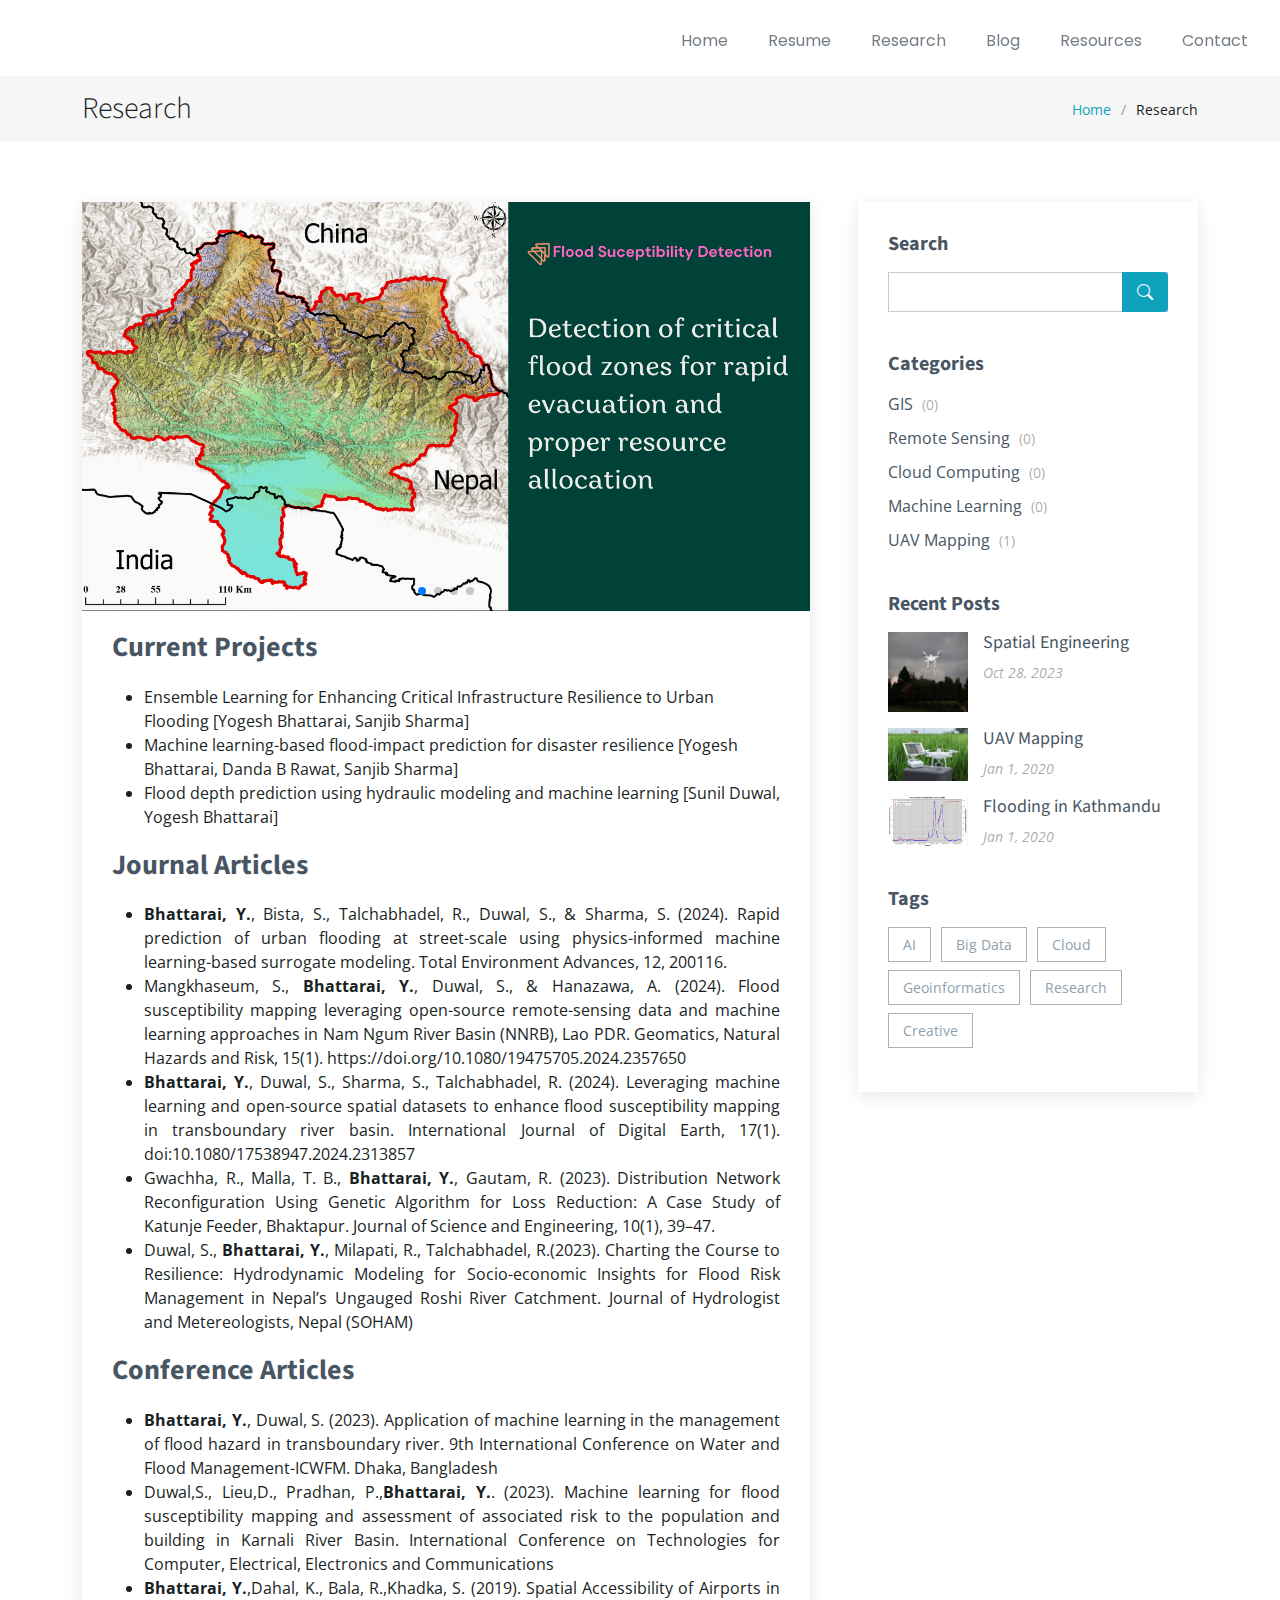
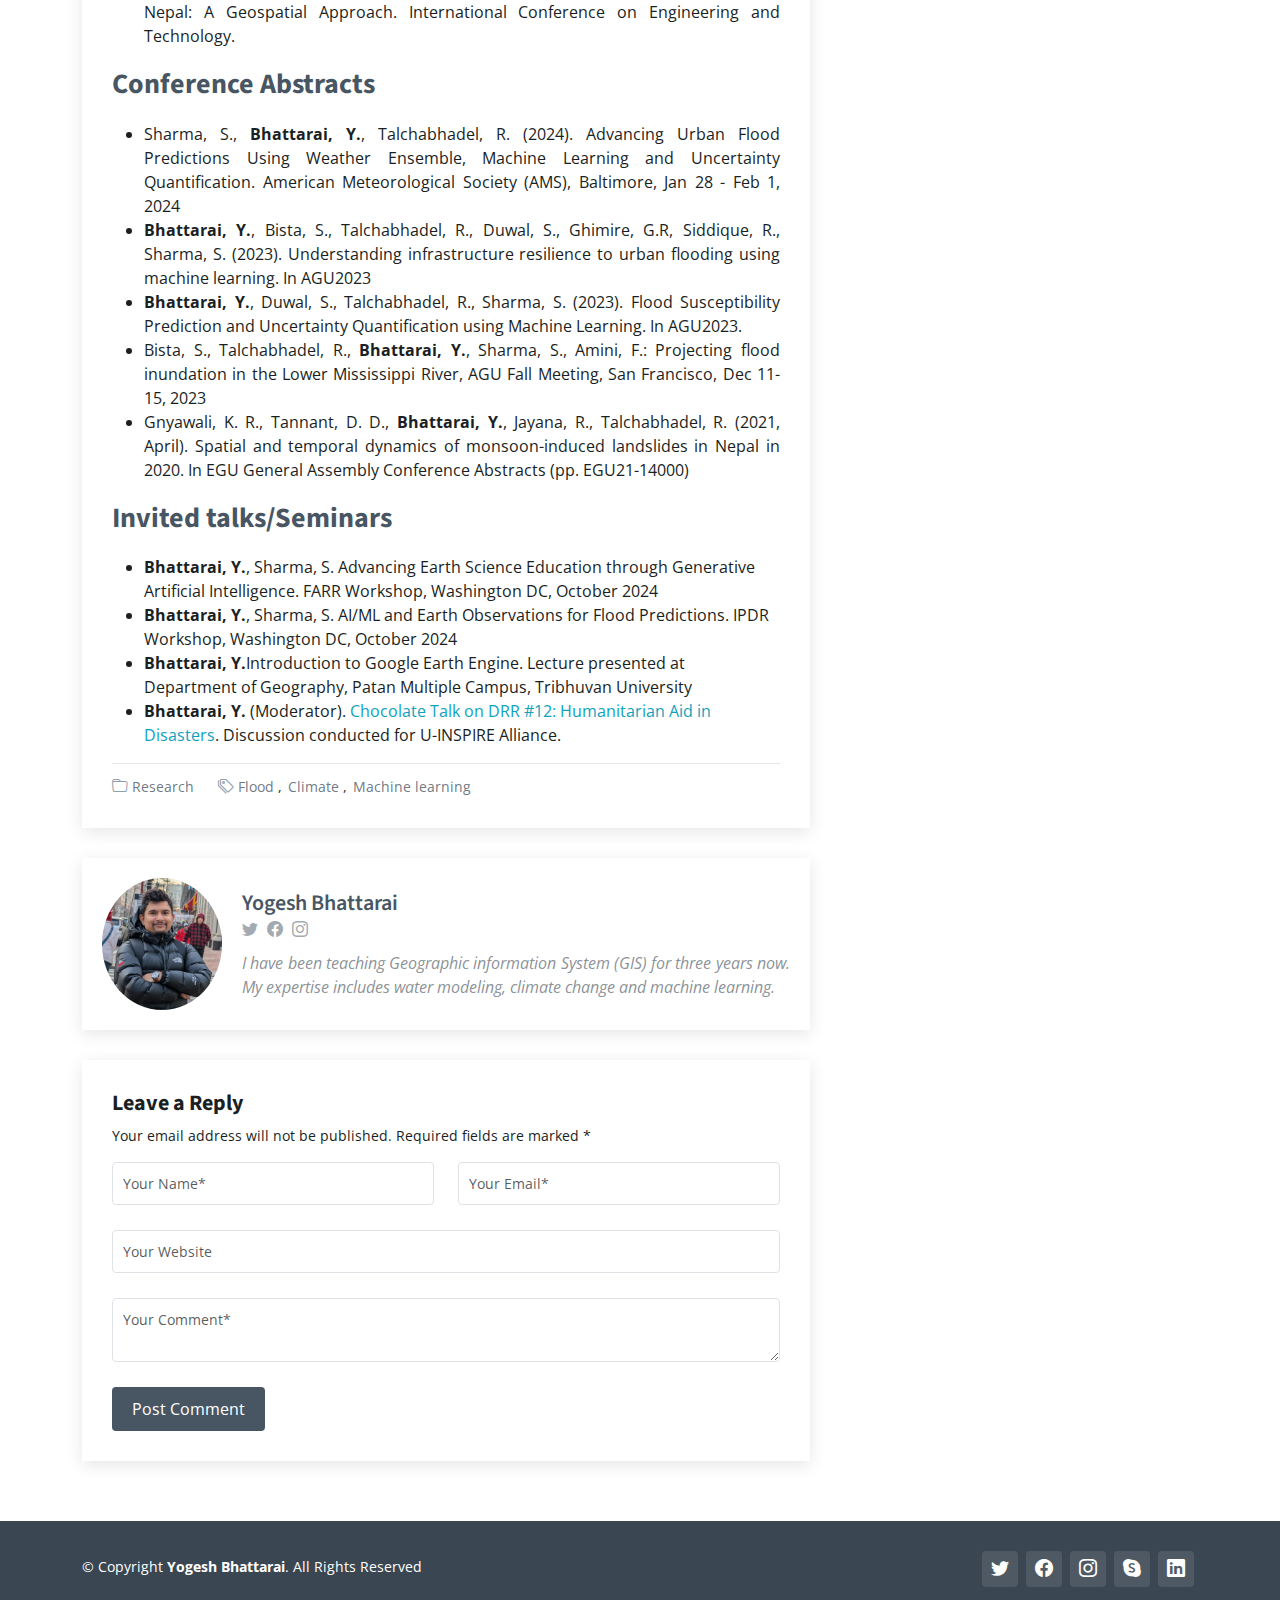
<file: research.html>
<!DOCTYPE html>
<html lang="en">

<head>
  <meta charset="utf-8">
  <meta content="width=device-width, initial-scale=1.0" name="viewport">

  <title>Yogesh Bhattarai</title>
  <meta content="" name="description">
  <meta content="" name="keywords">

  <!-- Favicons -->
  <link href="assets/img/favicon.png" rel="icon">
  <link href="assets/img/favicon.png" rel="apple-touch-icon">

  <!-- Google Fonts -->
  <link rel="preconnect" href="https://fonts.googleapis.com">
  <link rel="preconnect" href="https://fonts.gstatic.com" crossorigin>
  <link href="https://fonts.googleapis.com/css2?family=Open+Sans:ital,wght@0,300;0,400;0,500;0,600;0,700;1,300;1,400;1,500;1,600;1,700&family=Poppins:ital,wght@0,300;0,400;0,500;0,600;0,700;1,300;1,400;1,500;1,600;1,700&family=Source+Sans+Pro:ital,wght@0,300;0,400;0,600;0,700;1,300;1,400;1,600;1,700&display=swap" rel="stylesheet">

  <!-- Vendor CSS Files -->
  <link href="assets/vendor/bootstrap/css/bootstrap.min.css" rel="stylesheet">
  <link href="assets/vendor/bootstrap-icons/bootstrap-icons.css" rel="stylesheet">
  <link href="assets/vendor/aos/aos.css" rel="stylesheet">
  <link href="assets/vendor/glightbox/css/glightbox.min.css" rel="stylesheet">
  <link href="assets/vendor/swiper/swiper-bundle.min.css" rel="stylesheet">

  <!-- Variables CSS Files. Uncomment your preferred color scheme -->
  <link href="assets/css/variables.css" rel="stylesheet">
  <!-- <link href="assets/css/variables-blue.css" rel="stylesheet"> -->
  <!-- <link href="assets/css/variables-green.css" rel="stylesheet"> -->
  <!-- <link href="assets/css/variables-orange.css" rel="stylesheet"> -->
  <!-- <link href="assets/css/variables-purple.css" rel="stylesheet"> -->
  <!-- <link href="assets/css/variables-red.css" rel="stylesheet"> -->
  <!-- <link href="assets/css/variables-pink.css" rel="stylesheet"> -->

  <!-- Template Main CSS File -->
  <link href="assets/css/main.css" rel="stylesheet">

  
</head>

<body>


  <!-- ======= Header ======= -->
  <header id="header" class="header fixed-top" data-scrollto-offset="0">
    <div class="container-fluid d-flex align-items-center justify-content-between">

      <a href="index.html" class="logo d-flex align-items-center scrollto me-auto me-lg-0">
        <!-- Uncomment the line below if you also wish to use an image logo -->
        <!-- <img src="assets/img/logo.png" alt=""> -->
      </a>

      <nav id="navbar" class="navbar">
        <ul>

          <li ></li><a href="index.html"><span>Home</span> </a>
          <li><a class="nav-link scrollto" href="index.html#about">Resume</a></li>
          <li><a href="research.html">Research</a></li>
          <!--<li><a class="nav-link scrollto" href="#team">Team</a></li>-->

          <li><a class="nav-link scrollto" href="blog.html">Blog</a></li>
          <li class="dropdown"><a href="#"><span>Resources</span> </a>
            <ul>
              <li><a href="spatial.html">Spatial Science</a></li>
              <li><a href="#">Water Modeling</a></li>
              <li><a href="#">Civil Engineering</a></li>
            </ul>
          </li>
          <li><a class="nav-link scrollto" href="index.html#contact">Contact</a></li>
        </ul>
        <i class="bi bi-list mobile-nav-toggle d-none"></i>
      </nav><!-- .navbar -->

     <!-- <a class="btn-getstarted scrollto" href="index.html#about">Get Started</a>-->

    </div>
  </header><!-- End Header -->

  <main id="main">

    <!-- ======= Breadcrumbs ======= -->
    <div class="breadcrumbs">
      <div class="container">

        <div class="d-flex justify-content-between align-items-center">
          <h2>Research</h2>
          <ol>
            <li><a href="index.html">Home</a></li>
            <li>Research</li>
          </ol>
        </div>

      </div>
    </div><!-- End Breadcrumbs -->

    <!-- ======= Blog Details Section ======= -->
    <section id="blog" class="blog">
      <div class="container" data-aos="fade-up">

        <div class="row g-5">

          <div class="col-lg-8">

            <article class="blog-details">

              <div class="post-img">
                <div class="portfolio-details-slider swiper">
                  <div class="swiper-wrapper align-items-center">
    
                    <div class="swiper-slide">
                      <img src="assets/img/research/gandak.png" alt=""class="img-fluid">
                    </div>
    
                    <div class="swiper-slide">
                      <img src="assets/img/research/us.png" alt=""class="img-fluid">
                    </div>
    
                    <div class="swiper-slide">
                      <img src="assets/img/research/roshi.png" alt=""class="img-fluid">
                    </div>
                    <div class="swiper-slide">
                      <img src="assets/img/research/road.png" alt=""class="img-fluid">
                    </div>
    
                  </div>
                  <div class="swiper-pagination"></div>
                </div>
              </div>

              <h2 class="title"> Current Projects</h2>

              <div class="content">
                <ul>
                    <li>Ensemble Learning for Enhancing Critical
                      Infrastructure Resilience to Urban Flooding [Yogesh Bhattarai, Sanjib Sharma]</li>
                    <li>Machine learning-based flood-impact prediction for disaster resilience [Yogesh Bhattarai, Danda B Rawat, Sanjib Sharma]</li>
                    <li>Flood depth prediction using hydraulic modeling and machine learning [Sunil Duwal, Yogesh Bhattarai]</li>
                </ul>
              </div><!-- End post content -->
              <h2 class="title"> Journal Articles</h2>

              <div class="content" style="text-align: justify;">
                <ul>
                    <li> <strong>Bhattarai, Y.</strong>, Bista, S., Talchabhadel, R., Duwal, S., & Sharma, S. (2024). 
                      Rapid prediction of urban flooding at street-scale using physics-informed 
                      machine learning-based surrogate modeling. Total Environment Advances, 12, 200116.
                    </li>
                    <li> Mangkhaseum, S., <strong>Bhattarai, Y.</strong>, Duwal, S., & Hanazawa, A. (2024). 
                      Flood susceptibility mapping leveraging open-source remote-sensing data and 
                      machine learning approaches in Nam Ngum River Basin (NNRB), Lao PDR. Geomatics, 
                      Natural Hazards and Risk, 15(1). https://doi.org/10.1080/19475705.2024.2357650</li>
                    <li> <strong>Bhattarai, Y.</strong>, Duwal, S., Sharma, S., Talchabhadel, R. (2024). Leveraging machine learning and open-source
                    spatial datasets to enhance flood susceptibility mapping in transboundary river basin. International Journal of
                    Digital Earth, 17(1). doi:10.1080/17538947.2024.2313857</li>
                    <li>Gwachha, R., Malla, T. B., <strong>Bhattarai, Y.</strong>, Gautam, R. (2023). Distribution Network Reconfiguration Using
                        Genetic Algorithm for Loss Reduction: A Case Study of Katunje Feeder, Bhaktapur. Journal of Science and
                        Engineering, 10(1), 39–47.</li>
                    <li>Duwal, S., <strong>Bhattarai, Y.</strong>, Milapati, R., Talchabhadel, R.(2023). Charting the Course to Resilience:
                        Hydrodynamic Modeling for Socio-economic Insights for Flood Risk Management in Nepal’s Ungauged Roshi River
                        Catchment. Journal of Hydrologist and Metereologists, Nepal (SOHAM)</li>
                </ul>
              </div><!-- End post content -->
              <h2 class="title"> Conference Articles</h2>

              <div class="content" style="text-align: justify;">
                <ul>
                    <li><strong>Bhattarai, Y.</strong>, Duwal, S. (2023). Application of machine learning in the management of flood hazard in
                        transboundary river. 9th International Conference on Water and Flood Management-ICWFM. Dhaka, Bangladesh</li>
                    <li>Duwal,S., Lieu,D., Pradhan, P.,<strong>Bhattarai, Y.</strong>. (2023). Machine learning for flood susceptibility mapping and
                        assessment of associated risk to the population and building in Karnali River Basin. International Conference on
                        Technologies for Computer, Electrical, Electronics and Communications</li>
                    <li><strong>Bhattarai, Y.</strong>,Dahal, K., Bala, R.,Khadka, S. (2019). Spatial Accessibility of Airports in Nepal: A Geospatial
                        Approach. International Conference on Engineering and Technology.</li>
                </ul>
              </div><!-- End post content -->
              <h2 class="title"> Conference Abstracts</h2>

              <div class="content"style="text-align: justify;">
                <ul>
                    <li>Sharma, S., <strong>Bhattarai, Y.</strong>, Talchabhadel, R. (2024). Advancing Urban Flood Predictions Using Weather
                        Ensemble, Machine Learning and Uncertainty Quantification. American Meteorological Society (AMS), Baltimore,
                        Jan 28 - Feb 1, 2024</li>
                    <li><strong>Bhattarai, Y.</strong>, Bista, S., Talchabhadel, R., Duwal, S., Ghimire, G.R, Siddique, R., Sharma, S. (2023).
                        Understanding infrastructure resilience to urban flooding using machine learning. In AGU2023</li>
                    <li><strong>Bhattarai, Y.</strong>, Duwal, S., Talchabhadel, R., Sharma, S. (2023). Flood Susceptibility Prediction and Uncertainty
                        Quantification using Machine Learning. In AGU2023.</li>
                    <li>Bista, S., Talchabhadel, R., <strong>Bhattarai, Y.</strong>, Sharma, S., Amini, F.: Projecting flood inundation in the Lower
                        Mississippi River, AGU Fall Meeting, San Francisco, Dec 11-15, 2023</li>
                    <li>Gnyawali, K. R., Tannant, D. D., <strong>Bhattarai, Y.</strong>, Jayana, R., Talchabhadel, R. (2021, April). Spatial and temporal
                        dynamics of monsoon-induced landslides in Nepal in 2020. In EGU General Assembly Conference Abstracts (pp.
                        EGU21-14000)</li>
                </ul>
              </div><!-- End post content -->
              <h2 class="title"> Invited talks/Seminars </h2>

              <div class="content">
                <ul>
                  <li><strong>Bhattarai, Y.</strong>, Sharma, S. Advancing Earth Science Education through Generative Artificial Intelligence. 
                    FARR Workshop, Washington DC, October 2024</li>
                  <li><strong>Bhattarai, Y.</strong>, Sharma, S. AI/ML and Earth Observations for Flood Predictions. IPDR Workshop, Washington DC, October 2024</li>
                  <li><strong>Bhattarai, Y.</strong>Introduction to Google Earth Engine.
                  Lecture presented at Department of Geography, Patan Multiple Campus, Tribhuvan University</li>
                  <li><strong>Bhattarai, Y.</strong> (Moderator).
                     <a href="https://www.youtube.com/watch?v=dIW75W86g3s&t=4s">
                      Chocolate Talk on DRR #12: Humanitarian Aid in Disasters</a>.
                       Discussion conducted for U-INSPIRE Alliance.</li>
              </ul>
              
              </div><!-- End post content -->
              <div class="meta-bottom">
                <i class="bi bi-folder"></i>
                <ul class="cats">
                  <li><a href="#">Research</a></li>
                </ul>

                <i class="bi bi-tags"></i>
                <ul class="tags">
                  <li><a href="#">Flood</a></li>
                  <li><a href="#">Climate</a></li>
                  <li><a href="#">Machine learning</a></li>
                </ul>
              </div><!-- End meta bottom -->

            </article><!-- End blog post -->

            <div class="post-author d-flex align-items-center">
              <img src="assets/img/about.jpg" class="rounded-circle flex-shrink-0" alt="">
              <div>
                <h4>Yogesh Bhattarai</h4>
                <div class="social-links">
                  <a href="https://twitters.com/#"><i class="bi bi-twitter"></i></a>
                  <a href="https://facebook.com/#"><i class="bi bi-facebook"></i></a>
                  <a href="https://instagram.com/#"><i class="biu bi-instagram"></i></a>
                </div>
                <p>
                  I have been teaching Geographic information System (GIS) for three years now. My expertise includes water modeling, climate change and machine learning.
                </p>
              </div>
            </div><!-- End post author -->

            <div class="comments">

              <div class="reply-form">

                <h4>Leave a Reply</h4>
                <p>Your email address will not be published. Required fields are marked * </p>
                <form action="">
                  <div class="row">
                    <div class="col-md-6 form-group">
                      <input name="name" type="text" class="form-control" placeholder="Your Name*">
                    </div>
                    <div class="col-md-6 form-group">
                      <input name="email" type="text" class="form-control" placeholder="Your Email*">
                    </div>
                  </div>
                  <div class="row">
                    <div class="col form-group">
                      <input name="website" type="text" class="form-control" placeholder="Your Website">
                    </div>
                  </div>
                  <div class="row">
                    <div class="col form-group">
                      <textarea name="comment" class="form-control" placeholder="Your Comment*"></textarea>
                    </div>
                  </div>
                  <button type="submit" class="btn btn-primary">Post Comment</button>

                </form>

              </div>

            </div><!-- End blog comments -->

          </div>

          <div class="col-lg-4">

            <div class="sidebar">

              <div class="sidebar-item search-form">
                <h3 class="sidebar-title">Search</h3>
                <form action="" class="mt-3">
                  <input type="text">
                  <button type="submit"><i class="bi bi-search"></i></button>
                </form>
              </div><!-- End sidebar search formn-->

              <div class="sidebar-item categories">
                <h3 class="sidebar-title">Categories</h3>
                <ul class="mt-3">
                  <li><a href="#">GIS <span>(0)</span></a></li>
                  <li><a href="#">Remote Sensing <span>(0)</span></a></li>
                  <li><a href="#">Cloud Computing <span>(0)</span></a></li>
                  <li><a href="#">Machine Learning <span>(0)</span></a></li>
                  <li><a href="drone.html">UAV Mapping <span>(1)</span></a></li>
                </ul>
              </div><!-- End sidebar categories-->

              <div class="sidebar-item recent-posts">
                <h3 class="sidebar-title">Recent Posts</h3>

                <div class="mt-3">

                  <div class="post-item">
                    <img src="assets/img/training.png" alt="" class="flex-shrink-0">
                    <div>
                      <h4><a href="blog.html">Spatial Engineering</a></h4>
                      <time datetime="2023-10-28">Oct 28, 2023</time>
                    </div>
                  </div><!-- End recent post item-->

                  <div class="post-item mt-3">
                    <img src="assets/img/drone/drone_1.jpg" alt="" class="flex-shrink-0">
                    <div>
                      <h4><a href="drone.html">UAV Mapping</a></h4>
                      <time datetime="2020-01-01">Jan 1, 2020</time>
                    </div>
                  </div><!-- End recent post item-->

                  <div class="post-item">
                    <img src="assets/img/blog/blog-inside-post.jpg" alt="" class="flex-shrink-0">
                    <div>
                      <h4><a href="blog.html">Flooding in Kathmandu</a></h4>
                      <time datetime="2020-01-01">Jan 1, 2020</time>
                    </div>
                  </div><!-- End recent post item-->

                </div>

              </div><!-- End sidebar recent posts-->

              <div class="sidebar-item tags">
                <h3 class="sidebar-title">Tags</h3>
                <ul class="mt-3">
                  <li><a href="#">AI</a></li>
                  <li><a href="#">Big Data</a></li>
                  <li><a href="#">Cloud</a></li>
                  <li><a href="#">Geoinformatics</a></li>
                  <li><a href="#">Research</a></li>
                  <li><a href="#">Creative</a></li>
                </ul>
              </div><!-- End sidebar tags-->

            </div><!-- End Blog Sidebar -->

          </div>
        </div>

      </div>
    </section><!-- End Blog Details Section -->

  </main><!-- End #main -->
<!-- ======= Footer ======= -->
<footer id="footer" class="footer">

  <div class="footer-legal text-center">
  <div class="container d-flex flex-column flex-lg-row justify-content-center justify-content-lg-between align-items-center">

    <div class="d-flex flex-column align-items-center align-items-lg-start">
      <div class="copyright">
        &copy; Copyright <strong><span>Yogesh Bhattarai</span></strong>. All Rights Reserved
      </div>
      <div class="credits">
        <!-- All the links in the footer should remain intact. -->
        <!-- You can delete the links only if you purchased the pro version. -->
        <!-- Licensing information: https://bootstrapmade.com/license/ -->
        <!-- Purchase the pro version with working PHP/AJAX contact form: https://bootstrapmade.com/herobiz-bootstrap-business-template/ -->
      </div>
    </div>

    <div class="social-links order-first order-lg-last mb-3 mb-lg-0">
      <a href="https://x.com/yoguess.sb" class="twitter"><i class="bi bi-twitter"></i></a>
      <a href="#" class="facebook"><i class="bi bi-facebook"></i></a>
      <a href="#" class="instagram"><i class="bi bi-instagram"></i></a>
      <a href="#" class="google-plus"><i class="bi bi-skype"></i></a>
      <a href="https://www.linkedin.com/in/yogesh-sb/" class="linkedin"><i class="bi bi-linkedin"></i></a>
    </div>

  </div>
</div>

</footer><!-- End Footer -->

<a href="#" class="scroll-top d-flex align-items-center justify-content-center"><i class="bi bi-arrow-up-short"></i></a>

<div id="preloader"></div>

<!-- Vendor JS Files -->
<script src="assets/vendor/bootstrap/js/bootstrap.bundle.min.js"></script>
<script src="assets/vendor/aos/aos.js"></script>
<script src="assets/vendor/glightbox/js/glightbox.min.js"></script>
<script src="assets/vendor/isotope-layout/isotope.pkgd.min.js"></script>
<script src="assets/vendor/swiper/swiper-bundle.min.js"></script>
<script src="assets/vendor/php-email-form/validate.js"></script>

<!-- Template Main JS File -->
<script src="assets/js/main.js"></script>

</body>

</html>
</file>
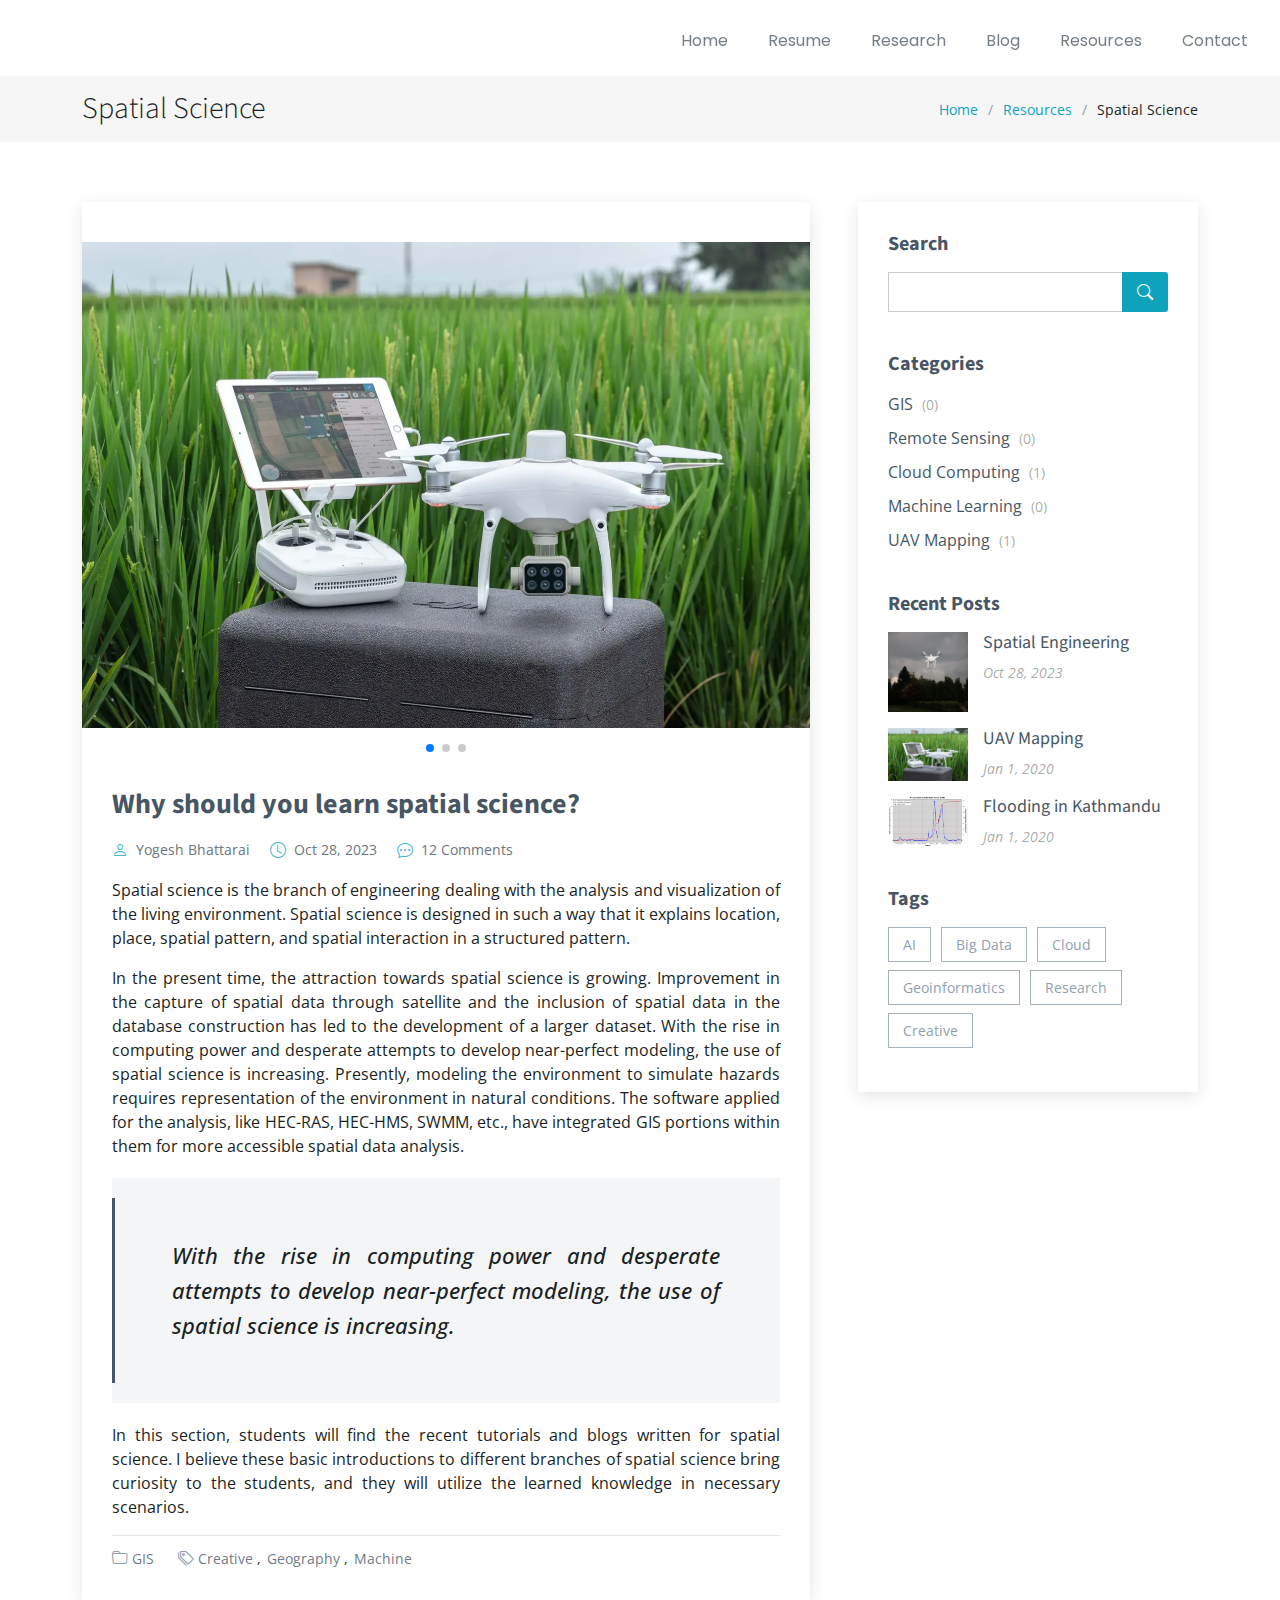
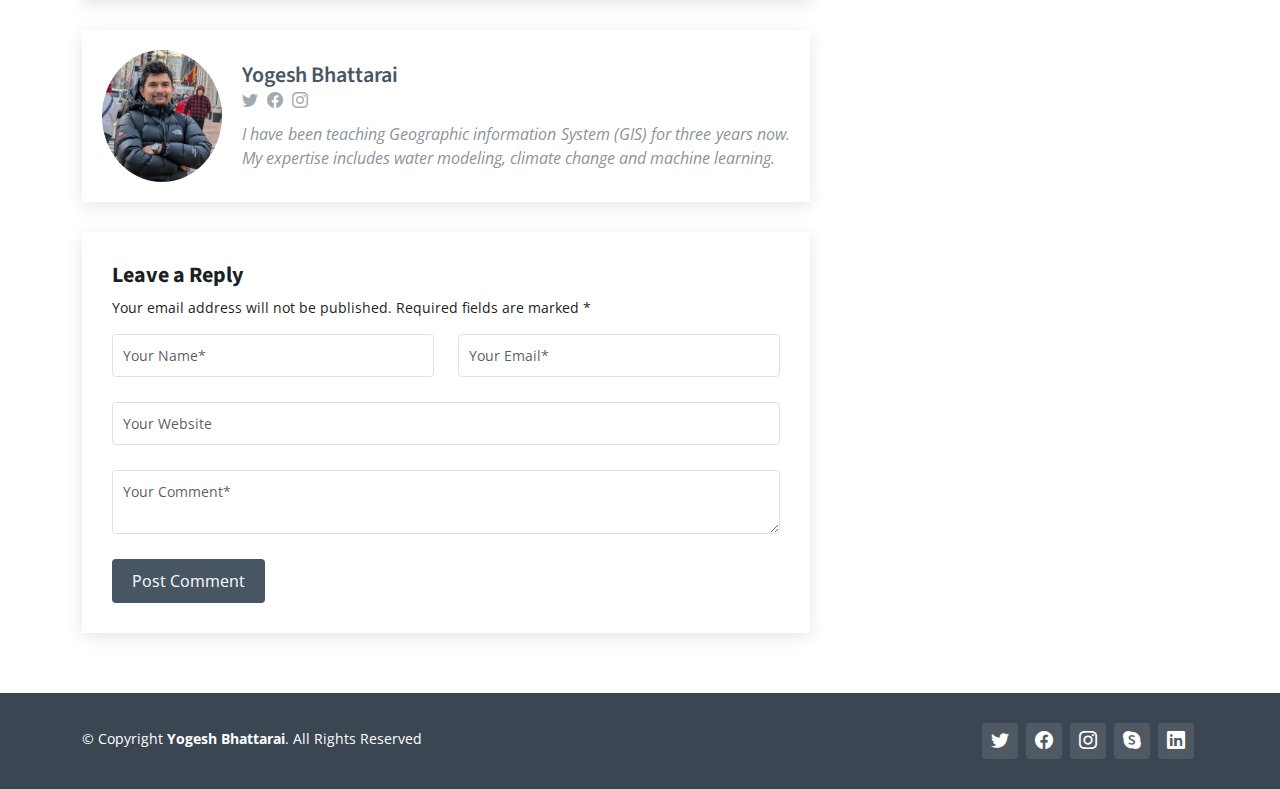
<file: spatial.html>
<!DOCTYPE html>
<html lang="en">

<head>
  <meta charset="utf-8">
  <meta content="width=device-width, initial-scale=1.0" name="viewport">

  <title>Yogesh Bhattarai</title>
  <meta content="" name="description">
  <meta content="" name="keywords">

  <!-- Favicons -->
  <link href="assets/img/favicon.png" rel="icon">
  <link href="assets/img/favicon.png" rel="apple-touch-icon">

  <!-- Google Fonts -->
  <link rel="preconnect" href="https://fonts.googleapis.com">
  <link rel="preconnect" href="https://fonts.gstatic.com" crossorigin>
  <link href="https://fonts.googleapis.com/css2?family=Open+Sans:ital,wght@0,300;0,400;0,500;0,600;0,700;1,300;1,400;1,500;1,600;1,700&family=Poppins:ital,wght@0,300;0,400;0,500;0,600;0,700;1,300;1,400;1,500;1,600;1,700&family=Source+Sans+Pro:ital,wght@0,300;0,400;0,600;0,700;1,300;1,400;1,600;1,700&display=swap" rel="stylesheet">

  <!-- Vendor CSS Files -->
  <link href="assets/vendor/bootstrap/css/bootstrap.min.css" rel="stylesheet">
  <link href="assets/vendor/bootstrap-icons/bootstrap-icons.css" rel="stylesheet">
  <link href="assets/vendor/aos/aos.css" rel="stylesheet">
  <link href="assets/vendor/glightbox/css/glightbox.min.css" rel="stylesheet">
  <link href="assets/vendor/swiper/swiper-bundle.min.css" rel="stylesheet">

  <!-- Variables CSS Files. Uncomment your preferred color scheme -->
  <link href="assets/css/variables.css" rel="stylesheet">
  <!-- <link href="assets/css/variables-blue.css" rel="stylesheet"> -->
  <!-- <link href="assets/css/variables-green.css" rel="stylesheet"> -->
  <!-- <link href="assets/css/variables-orange.css" rel="stylesheet"> -->
  <!-- <link href="assets/css/variables-purple.css" rel="stylesheet"> -->
  <!-- <link href="assets/css/variables-red.css" rel="stylesheet"> -->
  <!-- <link href="assets/css/variables-pink.css" rel="stylesheet"> -->

  <!-- Template Main CSS File -->
  <link href="assets/css/main.css" rel="stylesheet">

  
</head>

<body>


  <!-- ======= Header ======= -->
  <header id="header" class="header fixed-top" data-scrollto-offset="0">
    <div class="container-fluid d-flex align-items-center justify-content-between">

      <a href="index.html" class="logo d-flex align-items-center scrollto me-auto me-lg-0">
        <!-- Uncomment the line below if you also wish to use an image logo -->
        <!-- <img src="assets/img/logo.png" alt=""> -->
      </a>

      <nav id="navbar" class="navbar">
        <ul>

          <li ></li><a href="index.html"><span>Home</span> </a>
          <li><a class="nav-link scrollto" href="index.html#about">Resume</a></li>
          <li><a class="nav-link scrollto" href="index.html#services">Research</a></li>
          <!--<li><a class="nav-link scrollto" href="#team">Team</a></li>-->

          <li><a class="nav-link scrollto" href="blog.html">Blog</a></li>
          <li class="dropdown"><a href="#"><span>Resources</span> </a>
            <ul>
              <li><a href="spatial.html">Spatial Science</a></li>
              <li><a href="#">Water Modeling</a></li>
              <li><a href="#">Civil Engineering</a></li>
            </ul>
          </li>
          <li><a class="nav-link scrollto" href="index.html#contact">Contact</a></li>
        </ul>
        <i class="bi bi-list mobile-nav-toggle d-none"></i>
      </nav><!-- .navbar -->

     <!-- <a class="btn-getstarted scrollto" href="index.html#about">Get Started</a>-->

    </div>
  </header><!-- End Header -->

  <main id="main">

    <!-- ======= Breadcrumbs ======= -->
    <div class="breadcrumbs">
      <div class="container">

        <div class="d-flex justify-content-between align-items-center">
          <h2>Spatial Science</h2>
          <ol>
            <li><a href="index.html">Home</a></li>
            <li><a href="">Resources</a></li>
            <li>Spatial Science</li>
          </ol>
        </div>

      </div>
    </div><!-- End Breadcrumbs -->

    <!-- ======= Blog Details Section ======= -->
    <section id="blog" class="blog">
      <div class="container" data-aos="fade-up">

        <div class="row g-5">

          <div class="col-lg-8">

            <article class="blog-details">

              <div class="post-img">
                <div class="portfolio-details-slider swiper">
                  <div class="swiper-wrapper align-items-center">
    
                    <div class="swiper-slide">
                      <img src="assets/img/drone/drone_1.jpg" alt=""class="img-fluid">
                    </div>
    
                    <div class="swiper-slide">
                      <img src="assets/img/drone/drone_15.jpg" alt=""class="img-fluid">
                    </div>
    
                    <div class="swiper-slide">
                      <img src="assets/img/drone/drone_17.jpg" alt=""class="img-fluid">
                    </div>
    
                  </div>
                  <div class="swiper-pagination"></div>
                </div>
              </div>

              <h2 class="title"> Why should you learn spatial science?</h2>

              <div class="meta-top">
                <ul>
                  <li class="d-flex align-items-center"><i class="bi bi-person"></i> <a href="spatial.html">Yogesh Bhattarai</a></li>
                  <li class="d-flex align-items-center"><i class="bi bi-clock"></i> <a href="spatial.html"><time datetime="2023-10-28"> Oct 28, 2023</time></a></li>
                  <li class="d-flex align-items-center"><i class="bi bi-chat-dots"></i> <a href="spatial.html">12 Comments</a></li>
                </ul>
              </div><!-- End meta top -->

              <div class="content">
                <p>
                  Spatial science is the branch of engineering dealing with the analysis and visualization of the living environment. Spatial science is designed in such a way that it explains location, place, spatial pattern, and spatial interaction in a structured pattern. 
                </p>

                <p>
                  In the present time, the attraction towards spatial science is growing. Improvement in the capture of spatial data through satellite and the inclusion of spatial data in the database construction has led to the development of a larger dataset. With the rise in computing power and desperate attempts to develop near-perfect modeling, the use of spatial science is increasing. Presently, modeling the environment to simulate hazards requires representation of the environment in natural conditions. The software applied for the analysis, like HEC-RAS, HEC-HMS, SWMM, etc., have integrated GIS portions within them for more accessible spatial data analysis.
                </p>

                <blockquote>
                  <p>
                    With the rise in computing power and desperate attempts to develop near-perfect modeling, the use of spatial science is increasing.
                  </p>
                </blockquote>

                <p>
                  In this section, students will find the recent tutorials and blogs written for spatial science. I believe these basic introductions to different branches of spatial science bring curiosity to the students, and they will utilize the learned knowledge in necessary scenarios. 
                </p>

              </div><!-- End post content -->

              <div class="meta-bottom">
                <i class="bi bi-folder"></i>
                <ul class="cats">
                  <li><a href="#">GIS</a></li>
                </ul>

                <i class="bi bi-tags"></i>
                <ul class="tags">
                  <li><a href="#">Creative</a></li>
                  <li><a href="#">Geography</a></li>
                  <li><a href="#">Machine</a></li>
                </ul>
              </div><!-- End meta bottom -->

            </article><!-- End blog post -->

            <div class="post-author d-flex align-items-center">
              <img src="assets/img/about.jpg" class="rounded-circle flex-shrink-0" alt="">
              <div>
                <h4>Yogesh Bhattarai</h4>
                <div class="social-links">
                  <a href="https://twitters.com/#"><i class="bi bi-twitter"></i></a>
                  <a href="https://facebook.com/#"><i class="bi bi-facebook"></i></a>
                  <a href="https://instagram.com/#"><i class="biu bi-instagram"></i></a>
                </div>
                <p>
                  I have been teaching Geographic information System (GIS) for three years now. My expertise includes water modeling, climate change and machine learning.
                </p>
              </div>
            </div><!-- End post author -->

            <div class="comments">

              <div class="reply-form">

                <h4>Leave a Reply</h4>
                <p>Your email address will not be published. Required fields are marked * </p>
                <form action="">
                  <div class="row">
                    <div class="col-md-6 form-group">
                      <input name="name" type="text" class="form-control" placeholder="Your Name*">
                    </div>
                    <div class="col-md-6 form-group">
                      <input name="email" type="text" class="form-control" placeholder="Your Email*">
                    </div>
                  </div>
                  <div class="row">
                    <div class="col form-group">
                      <input name="website" type="text" class="form-control" placeholder="Your Website">
                    </div>
                  </div>
                  <div class="row">
                    <div class="col form-group">
                      <textarea name="comment" class="form-control" placeholder="Your Comment*"></textarea>
                    </div>
                  </div>
                  <button type="submit" class="btn btn-primary">Post Comment</button>

                </form>

              </div>

            </div><!-- End blog comments -->

          </div>

          <div class="col-lg-4">

            <div class="sidebar">

              <div class="sidebar-item search-form">
                <h3 class="sidebar-title">Search</h3>
                <form action="" class="mt-3">
                  <input type="text">
                  <button type="submit"><i class="bi bi-search"></i></button>
                </form>
              </div><!-- End sidebar search formn-->

              <div class="sidebar-item categories">
                <h3 class="sidebar-title">Categories</h3>
                <ul class="mt-3">
                  <li><a href="#">GIS <span>(0)</span></a></li>
                  <li><a href="#">Remote Sensing <span>(0)</span></a></li>
                  <li><a href="tutorial1.html">Cloud Computing <span>(1)</span></a></li>
                  <li><a href="#">Machine Learning <span>(0)</span></a></li>
                  <li><a href="drone.html">UAV Mapping <span>(1)</span></a></li>
                </ul>
              </div><!-- End sidebar categories-->

              <div class="sidebar-item recent-posts">
                <h3 class="sidebar-title">Recent Posts</h3>

                <div class="mt-3">

                  <div class="post-item">
                    <img src="assets/img/training.png" alt="" class="flex-shrink-0">
                    <div>
                      <h4><a href="blog.html">Spatial Engineering</a></h4>
                      <time datetime="2023-10-28">Oct 28, 2023</time>
                    </div>
                  </div><!-- End recent post item-->

                  <div class="post-item mt-3">
                    <img src="assets/img/drone/drone_1.jpg" alt="" class="flex-shrink-0">
                    <div>
                      <h4><a href="drone.html">UAV Mapping</a></h4>
                      <time datetime="2020-01-01">Jan 1, 2020</time>
                    </div>
                  </div><!-- End recent post item-->

                  <div class="post-item">
                    <img src="assets/img/blog/blog-inside-post.jpg" alt="" class="flex-shrink-0">
                    <div>
                      <h4><a href="blog.html">Flooding in Kathmandu</a></h4>
                      <time datetime="2020-01-01">Jan 1, 2020</time>
                    </div>
                  </div><!-- End recent post item-->

                </div>

              </div><!-- End sidebar recent posts-->

              <div class="sidebar-item tags">
                <h3 class="sidebar-title">Tags</h3>
                <ul class="mt-3">
                  <li><a href="#">AI</a></li>
                  <li><a href="#">Big Data</a></li>
                  <li><a href="#">Cloud</a></li>
                  <li><a href="#">Geoinformatics</a></li>
                  <li><a href="#">Research</a></li>
                  <li><a href="#">Creative</a></li>
                </ul>
              </div><!-- End sidebar tags-->

            </div><!-- End Blog Sidebar -->

          </div>
        </div>

      </div>
    </section><!-- End Blog Details Section -->

  </main><!-- End #main -->
<!-- ======= Footer ======= -->
<footer id="footer" class="footer">

  <div class="footer-legal text-center">
  <div class="container d-flex flex-column flex-lg-row justify-content-center justify-content-lg-between align-items-center">

    <div class="d-flex flex-column align-items-center align-items-lg-start">
      <div class="copyright">
        &copy; Copyright <strong><span>Yogesh Bhattarai</span></strong>. All Rights Reserved
      </div>
      <div class="credits">
        <!-- All the links in the footer should remain intact. -->
        <!-- You can delete the links only if you purchased the pro version. -->
        <!-- Licensing information: https://bootstrapmade.com/license/ -->
        <!-- Purchase the pro version with working PHP/AJAX contact form: https://bootstrapmade.com/herobiz-bootstrap-business-template/ -->
      </div>
    </div>

    <div class="social-links order-first order-lg-last mb-3 mb-lg-0">
      <a href="https://x.com/yoguess.sb" class="twitter"><i class="bi bi-twitter"></i></a>
      <a href="#" class="facebook"><i class="bi bi-facebook"></i></a>
      <a href="#" class="instagram"><i class="bi bi-instagram"></i></a>
      <a href="#" class="google-plus"><i class="bi bi-skype"></i></a>
      <a href="https://www.linkedin.com/in/yogesh-sb/" class="linkedin"><i class="bi bi-linkedin"></i></a>
    </div>

  </div>
</div>

</footer><!-- End Footer -->

<a href="#" class="scroll-top d-flex align-items-center justify-content-center"><i class="bi bi-arrow-up-short"></i></a>

<div id="preloader"></div>

<!-- Vendor JS Files -->
<script src="assets/vendor/bootstrap/js/bootstrap.bundle.min.js"></script>
<script src="assets/vendor/aos/aos.js"></script>
<script src="assets/vendor/glightbox/js/glightbox.min.js"></script>
<script src="assets/vendor/isotope-layout/isotope.pkgd.min.js"></script>
<script src="assets/vendor/swiper/swiper-bundle.min.js"></script>
<script src="assets/vendor/php-email-form/validate.js"></script>

<!-- Template Main JS File -->
<script src="assets/js/main.js"></script>

</body>

</html>
</file>
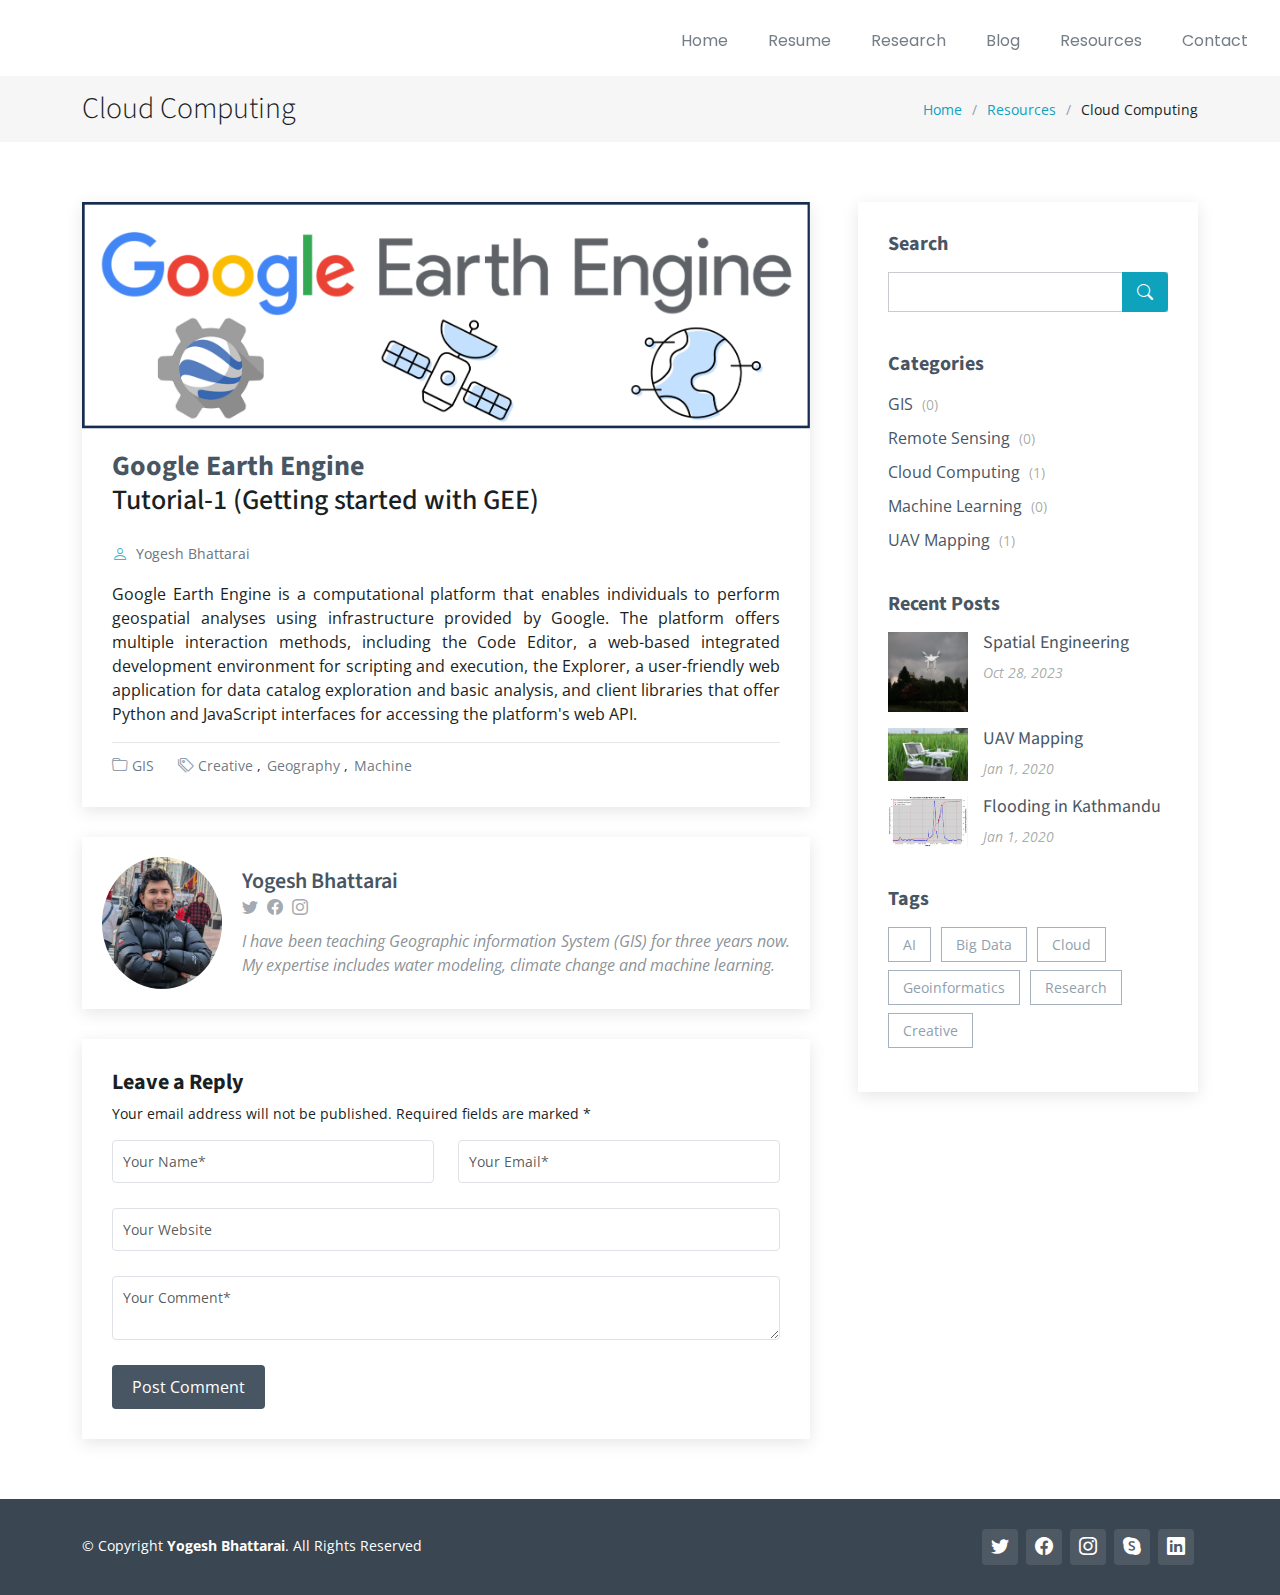
<file: tutorial1.html>
<!DOCTYPE html>
<html lang="en">

<head>
  <meta charset="utf-8">
  <meta content="width=device-width, initial-scale=1.0" name="viewport">

  <title>Yogesh Bhattarai</title>
  <meta content="" name="description">
  <meta content="" name="keywords">

  <!-- Favicons -->
  <link href="assets/img/favicon.png" rel="icon">
  <link href="assets/img/favicon.png" rel="apple-touch-icon">

  <!-- Google Fonts -->
  <link rel="preconnect" href="https://fonts.googleapis.com">
  <link rel="preconnect" href="https://fonts.gstatic.com" crossorigin>
  <link href="https://fonts.googleapis.com/css2?family=Open+Sans:ital,wght@0,300;0,400;0,500;0,600;0,700;1,300;1,400;1,500;1,600;1,700&family=Poppins:ital,wght@0,300;0,400;0,500;0,600;0,700;1,300;1,400;1,500;1,600;1,700&family=Source+Sans+Pro:ital,wght@0,300;0,400;0,600;0,700;1,300;1,400;1,600;1,700&display=swap" rel="stylesheet">

  <!-- Vendor CSS Files -->
  <link href="assets/vendor/bootstrap/css/bootstrap.min.css" rel="stylesheet">
  <link href="assets/vendor/bootstrap-icons/bootstrap-icons.css" rel="stylesheet">
  <link href="assets/vendor/aos/aos.css" rel="stylesheet">
  <link href="assets/vendor/glightbox/css/glightbox.min.css" rel="stylesheet">
  <link href="assets/vendor/swiper/swiper-bundle.min.css" rel="stylesheet">

  <!-- Variables CSS Files. Uncomment your preferred color scheme -->
  <link href="assets/css/variables.css" rel="stylesheet">
  <!-- <link href="assets/css/variables-blue.css" rel="stylesheet"> -->
  <!-- <link href="assets/css/variables-green.css" rel="stylesheet"> -->
  <!-- <link href="assets/css/variables-orange.css" rel="stylesheet"> -->
  <!-- <link href="assets/css/variables-purple.css" rel="stylesheet"> -->
  <!-- <link href="assets/css/variables-red.css" rel="stylesheet"> -->
  <!-- <link href="assets/css/variables-pink.css" rel="stylesheet"> -->

  <!-- Template Main CSS File -->
  <link href="assets/css/main.css" rel="stylesheet">

  
</head>

<body>


  <!-- ======= Header ======= -->
  <header id="header" class="header fixed-top" data-scrollto-offset="0">
    <div class="container-fluid d-flex align-items-center justify-content-between">

      <a href="index.html" class="logo d-flex align-items-center scrollto me-auto me-lg-0">
        <!-- Uncomment the line below if you also wish to use an image logo -->
        <!-- <img src="assets/img/logo.png" alt=""> -->
      </a>

      <nav id="navbar" class="navbar">
        <ul>

          <li ></li><a href="index.html"><span>Home</span> </a>
          <li><a class="nav-link scrollto" href="index.html#about">Resume</a></li>
          <li><a href="research.html">Research</a></li>
          <!--<li><a class="nav-link scrollto" href="#team">Team</a></li>-->

          <li><a class="nav-link scrollto" href="blog.html">Blog</a></li>
          <li class="dropdown"><a href="#"><span>Resources</span> </a>
            <ul>
              <li><a href="spatial.html">Spatial Science</a></li>
              <li><a href="#">Water Modeling</a></li>
              <li><a href="#">Civil Engineering</a></li>
            </ul>
          </li>
          <li><a class="nav-link scrollto" href="index.html#contact">Contact</a></li>
        </ul>
        <i class="bi bi-list mobile-nav-toggle d-none"></i>
      </nav><!-- .navbar -->

     <!-- <a class="btn-getstarted scrollto" href="index.html#about">Get Started</a>-->

    </div>
  </header><!-- End Header -->

  <main id="main">

    <!-- ======= Breadcrumbs ======= -->
    <div class="breadcrumbs">
      <div class="container">

        <div class="d-flex justify-content-between align-items-center">
          <h2>Cloud Computing</h2>
          <ol>
            <li><a href="index.html">Home</a></li>
            <li><a href="">Resources</a></li>
            <li>Cloud Computing</li>
          </ol>
        </div>

      </div>
    </div><!-- End Breadcrumbs -->

    <!-- ======= Blog Details Section ======= -->
    <section id="blog" class="blog">
      <div class="container" data-aos="fade-up">

        <div class="row g-5">

          <div class="col-lg-8">

            <article class="blog-details">

              <div class="post-img">
                <div class="portfolio-details-slider swiper">
                  <div class="swiper-wrapper align-items-center">
    
                    <div class="swiper-slide">
                      <img src="assets/img/gee/gee_1.png" alt=""class="img-fluid">
                    </div>
    
                  </div>
                  <div class="swiper-pagination"></div>
                </div>
              </div>

              <h2 class="title"> Google Earth Engine</h2>
              <div class="d-flex justify-content-between align-items-center">
                <h3>Tutorial-1 (Getting started with GEE) </h3>
              </div>
              <div class="meta-top">
                <ul>
                  <li class="d-flex align-items-center"><i class="bi bi-person"></i> <a href="spatial.html">Yogesh Bhattarai</a></li>
                </ul>
              </div><!-- End meta top -->

              <div class="content">
                <p>
                  Google Earth Engine is a computational platform that enables individuals to perform geospatial analyses using infrastructure provided by Google. The platform offers multiple interaction methods, including the Code Editor, a web-based integrated development environment for scripting and execution, the Explorer, a user-friendly web application for data catalog exploration and basic analysis, and client libraries that offer Python and JavaScript interfaces for accessing the platform's web API. 
                </p>

                

              </div><!-- End post content -->

              <div class="meta-bottom">
                <i class="bi bi-folder"></i>
                <ul class="cats">
                  <li><a href="#">GIS</a></li>
                </ul>

                <i class="bi bi-tags"></i>
                <ul class="tags">
                  <li><a href="#">Creative</a></li>
                  <li><a href="#">Geography</a></li>
                  <li><a href="#">Machine</a></li>
                </ul>
              </div><!-- End meta bottom -->

            </article><!-- End blog post -->

            <div class="post-author d-flex align-items-center">
              <img src="assets/img/about.jpg" class="rounded-circle flex-shrink-0" alt="">
              <div>
                <h4>Yogesh Bhattarai</h4>
                <div class="social-links">
                  <a href="https://twitters.com/#"><i class="bi bi-twitter"></i></a>
                  <a href="https://facebook.com/#"><i class="bi bi-facebook"></i></a>
                  <a href="https://instagram.com/#"><i class="biu bi-instagram"></i></a>
                </div>
                <p>
                  I have been teaching Geographic information System (GIS) for three years now. My expertise includes water modeling, climate change and machine learning.
                </p>
              </div>
            </div><!-- End post author -->

            <div class="comments">

              <div class="reply-form">

                <h4>Leave a Reply</h4>
                <p>Your email address will not be published. Required fields are marked * </p>
                <form action="">
                  <div class="row">
                    <div class="col-md-6 form-group">
                      <input name="name" type="text" class="form-control" placeholder="Your Name*">
                    </div>
                    <div class="col-md-6 form-group">
                      <input name="email" type="text" class="form-control" placeholder="Your Email*">
                    </div>
                  </div>
                  <div class="row">
                    <div class="col form-group">
                      <input name="website" type="text" class="form-control" placeholder="Your Website">
                    </div>
                  </div>
                  <div class="row">
                    <div class="col form-group">
                      <textarea name="comment" class="form-control" placeholder="Your Comment*"></textarea>
                    </div>
                  </div>
                  <button type="submit" class="btn btn-primary">Post Comment</button>

                </form>

              </div>

            </div><!-- End blog comments -->

          </div>

          <div class="col-lg-4">

            <div class="sidebar">

              <div class="sidebar-item search-form">
                <h3 class="sidebar-title">Search</h3>
                <form action="" class="mt-3">
                  <input type="text">
                  <button type="submit"><i class="bi bi-search"></i></button>
                </form>
              </div><!-- End sidebar search formn-->

              <div class="sidebar-item categories">
                <h3 class="sidebar-title">Categories</h3>
                <ul class="mt-3">
                  <li><a href="#">GIS <span>(0)</span></a></li>
                  <li><a href="#">Remote Sensing <span>(0)</span></a></li>
                  <li><a href="tutorial1.html">Cloud Computing <span>(1)</span></a></li>
                  <li><a href="#">Machine Learning <span>(0)</span></a></li>
                  <li><a href="drone.html">UAV Mapping <span>(1)</span></a></li>
                </ul>
              </div><!-- End sidebar categories-->

              <div class="sidebar-item recent-posts">
                <h3 class="sidebar-title">Recent Posts</h3>

                <div class="mt-3">

                  <div class="post-item">
                    <img src="assets/img/training.png" alt="" class="flex-shrink-0">
                    <div>
                      <h4><a href="blog.html">Spatial Engineering</a></h4>
                      <time datetime="2023-10-28">Oct 28, 2023</time>
                    </div>
                  </div><!-- End recent post item-->

                  <div class="post-item mt-3">
                    <img src="assets/img/drone/drone_1.jpg" alt="" class="flex-shrink-0">
                    <div>
                      <h4><a href="drone.html">UAV Mapping</a></h4>
                      <time datetime="2020-01-01">Jan 1, 2020</time>
                    </div>
                  </div><!-- End recent post item-->

                  <div class="post-item">
                    <img src="assets/img/blog/blog-inside-post.jpg" alt="" class="flex-shrink-0">
                    <div>
                      <h4><a href="blog.html">Flooding in Kathmandu</a></h4>
                      <time datetime="2020-01-01">Jan 1, 2020</time>
                    </div>
                  </div><!-- End recent post item-->

                </div>

              </div><!-- End sidebar recent posts-->

              <div class="sidebar-item tags">
                <h3 class="sidebar-title">Tags</h3>
                <ul class="mt-3">
                  <li><a href="#">AI</a></li>
                  <li><a href="#">Big Data</a></li>
                  <li><a href="#">Cloud</a></li>
                  <li><a href="#">Geoinformatics</a></li>
                  <li><a href="#">Research</a></li>
                  <li><a href="#">Creative</a></li>
                </ul>
              </div><!-- End sidebar tags-->

            </div><!-- End Blog Sidebar -->

          </div>
        </div>

      </div>
    </section><!-- End Blog Details Section -->

  </main><!-- End #main -->
<!-- ======= Footer ======= -->
<footer id="footer" class="footer">

  <div class="footer-legal text-center">
  <div class="container d-flex flex-column flex-lg-row justify-content-center justify-content-lg-between align-items-center">

    <div class="d-flex flex-column align-items-center align-items-lg-start">
      <div class="copyright">
        &copy; Copyright <strong><span>Yogesh Bhattarai</span></strong>. All Rights Reserved
      </div>
      <div class="credits">
        <!-- All the links in the footer should remain intact. -->
        <!-- You can delete the links only if you purchased the pro version. -->
        <!-- Licensing information: https://bootstrapmade.com/license/ -->
        <!-- Purchase the pro version with working PHP/AJAX contact form: https://bootstrapmade.com/herobiz-bootstrap-business-template/ -->
      </div>
    </div>

    <div class="social-links order-first order-lg-last mb-3 mb-lg-0">
      <a href="https://x.com/yoguess.sb" class="twitter"><i class="bi bi-twitter"></i></a>
      <a href="#" class="facebook"><i class="bi bi-facebook"></i></a>
      <a href="#" class="instagram"><i class="bi bi-instagram"></i></a>
      <a href="#" class="google-plus"><i class="bi bi-skype"></i></a>
      <a href="https://www.linkedin.com/in/yogesh-sb/" class="linkedin"><i class="bi bi-linkedin"></i></a>
    </div>

  </div>
</div>

</footer><!-- End Footer -->

<a href="#" class="scroll-top d-flex align-items-center justify-content-center"><i class="bi bi-arrow-up-short"></i></a>

<div id="preloader"></div>

<!-- Vendor JS Files -->
<script src="assets/vendor/bootstrap/js/bootstrap.bundle.min.js"></script>
<script src="assets/vendor/aos/aos.js"></script>
<script src="assets/vendor/glightbox/js/glightbox.min.js"></script>
<script src="assets/vendor/isotope-layout/isotope.pkgd.min.js"></script>
<script src="assets/vendor/swiper/swiper-bundle.min.js"></script>
<script src="assets/vendor/php-email-form/validate.js"></script>

<!-- Template Main JS File -->
<script src="assets/js/main.js"></script>

</body>

</html>
</file>
<file: assets/css/variables.css>
/**
* Template Name: HeroBiz
* File: variables.css
* Description: Easily customize colors, typography, and other repetitive properties used in the template main stylesheet file main.css
* 
* Template URL: https://bootstrapmade.com/herobiz-bootstrap-business-template/
* Author: BootstrapMade.com
* License: https://bootstrapmade.com/license/
* 
* Contents:
* 1. HeroBiz template variables 
* 2. Override default Bootstrap variables
* 3. Set color and background class names
*
* Learn more about CSS variables at https://developer.mozilla.org/en-US/docs/Web/CSS/Using_CSS_custom_properties
*/

/*--------------------------------------------------------------
# 1. HeroBiz template variables 
--------------------------------------------------------------*/
:root {

  /* Fonts */
  --font-default: 'Open Sans', system-ui, -apple-system, "Segoe UI", Roboto, "Helvetica Neue", Arial, "Noto Sans", "Liberation Sans", sans-serif, "Apple Color Emoji", "Segoe UI Emoji", "Segoe UI Symbol", "Noto Color Emoji";
  --font-primary: 'Source Sans Pro', sans-serif;
  --font-secondary: 'Poppins', sans-serif;

  /* Colors */
  /* The *-rgb color names are simply the RGB converted value of the corresponding color for use in the rgba() function */

  /* Default text color */
  --color-default: #1a1f24;
  --color-default-rgb: 26, 31, 36;

  /* Defult links color */
  --color-links: #0ea2bd;
  --color-links-hover: #1ec3e0;

  /* Primay colors */
  --color-primary: #0ea2bd;
  --color-primary-light: #1ec3e0;
  --color-primary-dark: #0189a1;

  --color-primary-rgb: 14, 162, 189;
  --color-primary-light-rgb: 30, 195, 224;
  --color-primary-dark-rgb: 1, 137, 161;

  /* Secondary colors */
  --color-secondary: #485664;
  --color-secondary-light: #8f9fae;
  --color-secondary-dark: #3a4753;

  --color-secondary-rgb: 72, 86, 100;
  --color-secondary-light-rgb: 143, 159, 174;
  --color-secondary-dark-rgb: 58, 71, 83;

  /* General colors */
  --color-blue: #0d6efd;
  --color-blue-rgb: 13, 110, 253;

  --color-indigo: #6610f2;
  --color-indigo-rgb: 102, 16, 242;

  --color-purple: #6f42c1;
  --color-purple-rgb: 111, 66, 193;

  --color-pink: #f3268c;
  --color-pink-rgb: 243, 38, 140;

  --color-red: #df1529;
  --color-red-rgb: 223, 21, 4;

  --color-orange: #fd7e14;
  --color-orange-rgb: 253, 126, 20;

  --color-yellow: #ffc107;
  --color-yellow-rgb: 255, 193, 7;

  --color-green: #059652;
  --color-green-rgb: 5, 150, 82;

  --color-teal: #20c997;
  --color-teal-rgb: 32, 201, 151;

  --color-cyan: #0dcaf0;
  --color-cyan-rgb: 13, 202, 240;

  --color-white: #ffffff;
  --color-white-rgb: 255, 255, 255;

  --color-gray: #6c757d;
  --color-gray-rgb: 108, 117, 125;

  --color-black: #000000;
  --color-black-rgb: 0, 0, 0;
  
}

/*--------------------------------------------------------------
# 2. Override default Bootstrap variables
--------------------------------------------------------------*/
:root {

  --bs-blue: var(--color-blue);
  --bs-indigo: var(--color-indigo);
  --bs-purple: var(--color-purple);
  --bs-pink: var(--color-pink);
  --bs-red: var(--color-red);
  --bs-orange: var(--color-orange);
  --bs-yellow: var(--color-yellow);
  --bs-green: var(--color-green);
  --bs-teal: var(--color-teal);
  --bs-cyan: var(--color-cyan);
  --bs-white: var(--color-white);
  --bs-gray: var(--color-gray);
  --bs-gray-dark: #343a40;
  --bs-gray-100: #f8f9fa;
  --bs-gray-200: #e9ecef;
  --bs-gray-300: #dee2e6;
  --bs-gray-400: #ced4da;
  --bs-gray-500: #adb5bd;
  --bs-gray-600: #6c757d;
  --bs-gray-700: #495057;
  --bs-gray-800: #343a40;
  --bs-gray-900: #212529;
  --bs-primary: var(--color-blue);
  --bs-secondary: var(--color-blue);
  --bs-success: #198754;
  --bs-info: #0dcaf0;
  --bs-warning: #ffc107;
  --bs-danger: #dc3545;
  --bs-light: #f8f9fa;
  --bs-dark: #212529;
  --bs-primary-rgb: var(--color-primary-rgb);
  --bs-secondary-rgb: var(--color-secondary-rgb);
  --bs-success-rgb: 25, 135, 84;
  --bs-info-rgb: 13, 202, 240;
  --bs-warning-rgb: 255, 193, 7;
  --bs-danger-rgb: 220, 53, 69;
  --bs-light-rgb: 248, 249, 250;
  --bs-dark-rgb: 33, 37, 41;
  --bs-white-rgb: var(--color-white-rgb);
  --bs-black-rgb: var(--color-black-rgb);
  --bs-body-color-rgb: var(--color-default-rgb);
  --bs-body-bg-rgb: 255, 255, 255;
  --bs-font-sans-serif: var(--font-default);
  --bs-font-monospace: SFMono-Regular, Menlo, Monaco, Consolas, "Liberation Mono", "Courier New", monospace;
  --bs-gradient: linear-gradient(180deg, rgba(255, 255, 255, 0.15), rgba(255, 255, 255, 0));
  --bs-body-font-family: var(--font-default);
  --bs-body-font-size: 1rem;
  --bs-body-font-weight: 400;
  --bs-body-line-height: 1.5;
  --bs-body-color: var(--color-default);
  --bs-body-bg: #fff;

}

/*--------------------------------------------------------------
# 3. Set color and background class names
--------------------------------------------------------------*/
/* Fonts */
.font-default { font-family: var(--font-default) !important; }
.font-primary { font-family: var(--font-primary) !important;}
.font-secondary { font-family: var(--font-secondary) !important; }

/* Text Colors */
.color-default { color: var(--color-default) !important; }
.color-links { color: var(--color-links) !important; }
.color-links:hover { color: var(--color-links-hover) !important; }
.color-primary { color: var(--color-primary) !important; }
.color-primary-light { color: var(--color-primary-light) !important; }
.color-primary-dark { color: var(--color-primary-dark) !important; }
.color-secondary { color: var(--color-secondary) !important; }
.color-secondary-light { color: var(--color-secondary-light) !important; }
.color-secondary-dark { color: var(--color-secondary-dark) !important; }
.color-blue { color: var(--color-blue) !important; }
.color-indigo { color: var(--color-indigo) !important; }
.color-purple { color: var(--color-purple) !important; }
.color-pink { color: var(--color-pink) !important; }
.color-red { color: var(--color-red) !important; }
.color-orange { color: var(--color-orange) !important; }
.color-yellow { color: var(--color-yellow) !important; }
.color-green { color: var(--color-green) !important; }
.color-teal { color: var(--color-teal) !important; }
.color-cyan { color: var(--color-cyan) !important; }
.color-white { color: var(--color-white) !important; }
.color-gray { color: var(--color-gray) !important; }
.color-black { color: var(--color-black) !important; }

/* Background Colors */
.bg-default { background-color: var(--color-default) !important; }
.bg-primary { background-color: var(--color-primary) !important; }
.bg-primary-light { background-color: var(--color-primary-light) !important; }
.bg-primary-dark { background-color: var(--color-primary-dark) !important; }
.bg-secondary { background-color: var(--color-secondary) !important; }
.bg-secondary-light { background-color: var(--color-secondary-light) !important; }
.bg-secondary-dark { background-color: var(--color-secondary-dark) !important; }
.bg-blue { background-color: var(--color-blue) !important; }
.bg-indigo { background-color: var(--color-indigo) !important; }
.bg-purple { background-color: var(--color-purple) !important; }
.bg-pink { background-color: var(--color-pink) !important; }
.bg-red { background-color: var(--color-red) !important; }
.bg-orange { background-color: var(--color-orange) !important; }
.bg-yellow { background-color: var(--color-yellow) !important; }
.bg-green { background-color: var(--color-green) !important; }
.bg-teal { background-color: var(--color-teal) !important; }
.bg-cyan { background-color: var(--color-cyan) !important; }
.bg-white { background-color: var(--color-white) !important; }
.bg-gray { background-color: var(--color-gray) !important; }
.bg-black { background-color: var(--color-black) !important; }
</file>
<file: assets/css/variables-blue.css>
/**
* Template Name: HeroBiz
* File: variables-blue.css
* Description: Easily customize colors, typography, and other repetitive properties used in the template main stylesheet file main.css
* 
* Template URL: https://bootstrapmade.com/herobiz-bootstrap-business-template/
* Author: BootstrapMade.com
* License: https://bootstrapmade.com/license/
* 
* Contents:
* 1. HeroBiz template variables 
* 2. Override default Bootstrap variables
* 3. Set color and background class names
*
* Learn more about CSS variables at https://developer.mozilla.org/en-US/docs/Web/CSS/Using_CSS_custom_properties
*/

/*--------------------------------------------------------------
# 1. HeroBiz template variables 
--------------------------------------------------------------*/
:root {

  /* Fonts */
  --font-default: 'Open Sans', system-ui, -apple-system, "Segoe UI", Roboto, "Helvetica Neue", Arial, "Noto Sans", "Liberation Sans", sans-serif, "Apple Color Emoji", "Segoe UI Emoji", "Segoe UI Symbol", "Noto Color Emoji";
  --font-primary: 'Source Sans Pro', sans-serif;
  --font-secondary: 'Poppins', sans-serif;

  /* Colors */
  /* The *-rgb color names are simply the RGB converted value of the corresponding color for use in the rgba() function */

  /* Default text color */
  --color-default: #1a1f24;
  --color-default-rgb: 26, 31, 36;

  /* Defult links color */
  --color-links: #3279fc;
  --color-links-hover: #4797ff;

  /* Primay colors */
  --color-primary: #3279fc;
  --color-primary-light: #4797ff;
  --color-primary-dark: #1c61e2;

  --color-primary-rgb: 50, 121, 252;
  --color-primary-light-rgb: 71, 151, 255;
  --color-primary-dark-rgb: 28, 97, 226;

  /* Secondary colors */
  --color-secondary: #5670a0;
  --color-secondary-light: #6e87b6;
  --color-secondary-dark: #3b5380;

  --color-secondary-rgb: 86, 112, 160;
  --color-secondary-light-rgb: 110, 135, 182;
  --color-secondary-dark-rgb: 59, 83, 128;

  /* General colors */
  --color-blue: #0d6efd;
  --color-blue-rgb: 13, 110, 253;

  --color-indigo: #6610f2;
  --color-indigo-rgb: 102, 16, 242;

  --color-purple: #6f42c1;
  --color-purple-rgb: 111, 66, 193;

  --color-pink: #f3268c;
  --color-pink-rgb: 243, 38, 140;

  --color-red: #df1529;
  --color-red-rgb: 223, 21, 4;

  --color-orange: #fd7e14;
  --color-orange-rgb: 253, 126, 20;

  --color-yellow: #ffc107;
  --color-yellow-rgb: 255, 193, 7;

  --color-green: #059652;
  --color-green-rgb: 5, 150, 82;

  --color-teal: #20c997;
  --color-teal-rgb: 32, 201, 151;

  --color-cyan: #0dcaf0;
  --color-cyan-rgb: 13, 202, 240;

  --color-white: #ffffff;
  --color-white-rgb: 255, 255, 255;

  --color-gray: #6c757d;
  --color-gray-rgb: 108, 117, 125;

  --color-black: #000000;
  --color-black-rgb: 0, 0, 0;
  
}

/*--------------------------------------------------------------
# 2. Override default Bootstrap variables
--------------------------------------------------------------*/
:root {

  --bs-blue: var(--color-blue);
  --bs-indigo: var(--color-indigo);
  --bs-purple: var(--color-purple);
  --bs-pink: var(--color-pink);
  --bs-red: var(--color-red);
  --bs-orange: var(--color-orange);
  --bs-yellow: var(--color-yellow);
  --bs-green: var(--color-green);
  --bs-teal: var(--color-teal);
  --bs-cyan: var(--color-cyan);
  --bs-white: var(--color-white);
  --bs-gray: var(--color-gray);
  --bs-gray-dark: #343a40;
  --bs-gray-100: #f8f9fa;
  --bs-gray-200: #e9ecef;
  --bs-gray-300: #dee2e6;
  --bs-gray-400: #ced4da;
  --bs-gray-500: #adb5bd;
  --bs-gray-600: #6c757d;
  --bs-gray-700: #495057;
  --bs-gray-800: #343a40;
  --bs-gray-900: #212529;
  --bs-primary: var(--color-blue);
  --bs-secondary: var(--color-blue);
  --bs-success: #198754;
  --bs-info: #0dcaf0;
  --bs-warning: #ffc107;
  --bs-danger: #dc3545;
  --bs-light: #f8f9fa;
  --bs-dark: #212529;
  --bs-primary-rgb: var(--color-primary-rgb);
  --bs-secondary-rgb: var(--color-secondary-rgb);
  --bs-success-rgb: 25, 135, 84;
  --bs-info-rgb: 13, 202, 240;
  --bs-warning-rgb: 255, 193, 7;
  --bs-danger-rgb: 220, 53, 69;
  --bs-light-rgb: 248, 249, 250;
  --bs-dark-rgb: 33, 37, 41;
  --bs-white-rgb: var(--color-white-rgb);
  --bs-black-rgb: var(--color-black-rgb);
  --bs-body-color-rgb: var(--color-default-rgb);
  --bs-body-bg-rgb: 255, 255, 255;
  --bs-font-sans-serif: var(--font-default);
  --bs-font-monospace: SFMono-Regular, Menlo, Monaco, Consolas, "Liberation Mono", "Courier New", monospace;
  --bs-gradient: linear-gradient(180deg, rgba(255, 255, 255, 0.15), rgba(255, 255, 255, 0));
  --bs-body-font-family: var(--font-default);
  --bs-body-font-size: 1rem;
  --bs-body-font-weight: 400;
  --bs-body-line-height: 1.5;
  --bs-body-color: var(--color-default);
  --bs-body-bg: #fff;

}

/*--------------------------------------------------------------
# 3. Set color and background class names
--------------------------------------------------------------*/
/* Fonts */
.font-default { font-family: var(--font-default) !important; }
.font-primary { font-family: var(--font-primary) !important;}
.font-secondary { font-family: var(--font-secondary) !important; }

/* Text Colors */
.color-default { color: var(--color-default) !important; }
.color-links { color: var(--color-links) !important; }
.color-links:hover { color: var(--color-links-hover) !important; }
.color-primary { color: var(--color-primary) !important; }
.color-primary-light { color: var(--color-primary-light) !important; }
.color-primary-dark { color: var(--color-primary-dark) !important; }
.color-secondary { color: var(--color-secondary) !important; }
.color-secondary-light { color: var(--color-secondary-light) !important; }
.color-secondary-dark { color: var(--color-secondary-dark) !important; }
.color-blue { color: var(--color-blue) !important; }
.color-indigo { color: var(--color-indigo) !important; }
.color-purple { color: var(--color-purple) !important; }
.color-pink { color: var(--color-pink) !important; }
.color-red { color: var(--color-red) !important; }
.color-orange { color: var(--color-orange) !important; }
.color-yellow { color: var(--color-yellow) !important; }
.color-green { color: var(--color-green) !important; }
.color-teal { color: var(--color-teal) !important; }
.color-cyan { color: var(--color-cyan) !important; }
.color-white { color: var(--color-white) !important; }
.color-gray { color: var(--color-gray) !important; }
.color-black { color: var(--color-black) !important; }

/* Background Colors */
.bg-default { background-color: var(--color-default) !important; }
.bg-primary { background-color: var(--color-primary) !important; }
.bg-primary-light { background-color: var(--color-primary-light) !important; }
.bg-primary-dark { background-color: var(--color-primary-dark) !important; }
.bg-secondary { background-color: var(--color-secondary) !important; }
.bg-secondary-light { background-color: var(--color-secondary-light) !important; }
.bg-secondary-dark { background-color: var(--color-secondary-dark) !important; }
.bg-blue { background-color: var(--color-blue) !important; }
.bg-indigo { background-color: var(--color-indigo) !important; }
.bg-purple { background-color: var(--color-purple) !important; }
.bg-pink { background-color: var(--color-pink) !important; }
.bg-red { background-color: var(--color-red) !important; }
.bg-orange { background-color: var(--color-orange) !important; }
.bg-yellow { background-color: var(--color-yellow) !important; }
.bg-green { background-color: var(--color-green) !important; }
.bg-teal { background-color: var(--color-teal) !important; }
.bg-cyan { background-color: var(--color-cyan) !important; }
.bg-white { background-color: var(--color-white) !important; }
.bg-gray { background-color: var(--color-gray) !important; }
.bg-black { background-color: var(--color-black) !important; }
</file>
<file: assets/css/variables-green.css>
/**
* Template Name: HeroBiz
* File: variables-green.css
* Description: Easily customize colors, typography, and other repetitive properties used in the template main stylesheet file main.css
* 
* Template URL: https://bootstrapmade.com/herobiz-bootstrap-business-template/
* Author: BootstrapMade.com
* License: https://bootstrapmade.com/license/
* 
* Contents:
* 1. HeroBiz template variables 
* 2. Override default Bootstrap variables
* 3. Set color and background class names
*
* Learn more about CSS variables at https://developer.mozilla.org/en-US/docs/Web/CSS/Using_CSS_custom_properties
*/

/*--------------------------------------------------------------
# 1. HeroBiz template variables 
--------------------------------------------------------------*/
:root {

  /* Fonts */
  --font-default: 'Open Sans', system-ui, -apple-system, "Segoe UI", Roboto, "Helvetica Neue", Arial, "Noto Sans", "Liberation Sans", sans-serif, "Apple Color Emoji", "Segoe UI Emoji", "Segoe UI Symbol", "Noto Color Emoji";
  --font-primary: 'Source Sans Pro', sans-serif;
  --font-secondary: 'Poppins', sans-serif;

  /* Colors */
  /* The *-rgb color names are simply the RGB converted value of the corresponding color for use in the rgba() function */

  /* Default text color */
  --color-default: #1a1f24;
  --color-default-rgb: 26, 31, 36;

  /* Defult links color */
  --color-links: #05c46b;
  --color-links-hover: #1de789;

  /* Primay colors */
  --color-primary: #05c46b;
  --color-primary-light: #1de789;
  --color-primary-dark: #01a156;

  --color-primary-rgb: 5, 196, 107;
  --color-primary-light-rgb: 29, 231, 137;
  --color-primary-dark-rgb: 1, 161, 86;

  /* Secondary colors */
  --color-secondary: #485664;
  --color-secondary-light: #8f9fae;
  --color-secondary-dark: #3a4753;

  --color-secondary-rgb: 72, 86, 100;
  --color-secondary-light-rgb: 143, 159, 174;
  --color-secondary-dark-rgb: 58, 71, 83;

  /* General colors */
  --color-blue: #0d6efd;
  --color-blue-rgb: 13, 110, 253;

  --color-indigo: #6610f2;
  --color-indigo-rgb: 102, 16, 242;

  --color-purple: #6f42c1;
  --color-purple-rgb: 111, 66, 193;

  --color-pink: #f3268c;
  --color-pink-rgb: 243, 38, 140;

  --color-red: #df1529;
  --color-red-rgb: 223, 21, 4;

  --color-orange: #fd7e14;
  --color-orange-rgb: 253, 126, 20;

  --color-yellow: #ffc107;
  --color-yellow-rgb: 255, 193, 7;

  --color-green: #059652;
  --color-green-rgb: 5, 150, 82;

  --color-teal: #20c997;
  --color-teal-rgb: 32, 201, 151;

  --color-cyan: #0dcaf0;
  --color-cyan-rgb: 13, 202, 240;

  --color-white: #ffffff;
  --color-white-rgb: 255, 255, 255;

  --color-gray: #6c757d;
  --color-gray-rgb: 108, 117, 125;

  --color-black: #000000;
  --color-black-rgb: 0, 0, 0;
  
}

/*--------------------------------------------------------------
# 2. Override default Bootstrap variables
--------------------------------------------------------------*/
:root {

  --bs-blue: var(--color-blue);
  --bs-indigo: var(--color-indigo);
  --bs-purple: var(--color-purple);
  --bs-pink: var(--color-pink);
  --bs-red: var(--color-red);
  --bs-orange: var(--color-orange);
  --bs-yellow: var(--color-yellow);
  --bs-green: var(--color-green);
  --bs-teal: var(--color-teal);
  --bs-cyan: var(--color-cyan);
  --bs-white: var(--color-white);
  --bs-gray: var(--color-gray);
  --bs-gray-dark: #343a40;
  --bs-gray-100: #f8f9fa;
  --bs-gray-200: #e9ecef;
  --bs-gray-300: #dee2e6;
  --bs-gray-400: #ced4da;
  --bs-gray-500: #adb5bd;
  --bs-gray-600: #6c757d;
  --bs-gray-700: #495057;
  --bs-gray-800: #343a40;
  --bs-gray-900: #212529;
  --bs-primary: var(--color-blue);
  --bs-secondary: var(--color-blue);
  --bs-success: #198754;
  --bs-info: #0dcaf0;
  --bs-warning: #ffc107;
  --bs-danger: #dc3545;
  --bs-light: #f8f9fa;
  --bs-dark: #212529;
  --bs-primary-rgb: var(--color-primary-rgb);
  --bs-secondary-rgb: var(--color-secondary-rgb);
  --bs-success-rgb: 25, 135, 84;
  --bs-info-rgb: 13, 202, 240;
  --bs-warning-rgb: 255, 193, 7;
  --bs-danger-rgb: 220, 53, 69;
  --bs-light-rgb: 248, 249, 250;
  --bs-dark-rgb: 33, 37, 41;
  --bs-white-rgb: var(--color-white-rgb);
  --bs-black-rgb: var(--color-black-rgb);
  --bs-body-color-rgb: var(--color-default-rgb);
  --bs-body-bg-rgb: 255, 255, 255;
  --bs-font-sans-serif: var(--font-default);
  --bs-font-monospace: SFMono-Regular, Menlo, Monaco, Consolas, "Liberation Mono", "Courier New", monospace;
  --bs-gradient: linear-gradient(180deg, rgba(255, 255, 255, 0.15), rgba(255, 255, 255, 0));
  --bs-body-font-family: var(--font-default);
  --bs-body-font-size: 1rem;
  --bs-body-font-weight: 400;
  --bs-body-line-height: 1.5;
  --bs-body-color: var(--color-default);
  --bs-body-bg: #fff;

}

/*--------------------------------------------------------------
# 3. Set color and background class names
--------------------------------------------------------------*/
/* Fonts */
.font-default { font-family: var(--font-default) !important; }
.font-primary { font-family: var(--font-primary) !important;}
.font-secondary { font-family: var(--font-secondary) !important; }

/* Text Colors */
.color-default { color: var(--color-default) !important; }
.color-links { color: var(--color-links) !important; }
.color-links:hover { color: var(--color-links-hover) !important; }
.color-primary { color: var(--color-primary) !important; }
.color-primary-light { color: var(--color-primary-light) !important; }
.color-primary-dark { color: var(--color-primary-dark) !important; }
.color-secondary { color: var(--color-secondary) !important; }
.color-secondary-light { color: var(--color-secondary-light) !important; }
.color-secondary-dark { color: var(--color-secondary-dark) !important; }
.color-blue { color: var(--color-blue) !important; }
.color-indigo { color: var(--color-indigo) !important; }
.color-purple { color: var(--color-purple) !important; }
.color-pink { color: var(--color-pink) !important; }
.color-red { color: var(--color-red) !important; }
.color-orange { color: var(--color-orange) !important; }
.color-yellow { color: var(--color-yellow) !important; }
.color-green { color: var(--color-green) !important; }
.color-teal { color: var(--color-teal) !important; }
.color-cyan { color: var(--color-cyan) !important; }
.color-white { color: var(--color-white) !important; }
.color-gray { color: var(--color-gray) !important; }
.color-black { color: var(--color-black) !important; }

/* Background Colors */
.bg-default { background-color: var(--color-default) !important; }
.bg-primary { background-color: var(--color-primary) !important; }
.bg-primary-light { background-color: var(--color-primary-light) !important; }
.bg-primary-dark { background-color: var(--color-primary-dark) !important; }
.bg-secondary { background-color: var(--color-secondary) !important; }
.bg-secondary-light { background-color: var(--color-secondary-light) !important; }
.bg-secondary-dark { background-color: var(--color-secondary-dark) !important; }
.bg-blue { background-color: var(--color-blue) !important; }
.bg-indigo { background-color: var(--color-indigo) !important; }
.bg-purple { background-color: var(--color-purple) !important; }
.bg-pink { background-color: var(--color-pink) !important; }
.bg-red { background-color: var(--color-red) !important; }
.bg-orange { background-color: var(--color-orange) !important; }
.bg-yellow { background-color: var(--color-yellow) !important; }
.bg-green { background-color: var(--color-green) !important; }
.bg-teal { background-color: var(--color-teal) !important; }
.bg-cyan { background-color: var(--color-cyan) !important; }
.bg-white { background-color: var(--color-white) !important; }
.bg-gray { background-color: var(--color-gray) !important; }
.bg-black { background-color: var(--color-black) !important; }
</file>
<file: assets/css/variables-orange.css>
/**
* Template Name: HeroBiz
* File: variables-orange.css
* Description: Easily customize colors, typography, and other repetitive properties used in the template main stylesheet file main.css
* 
* Template URL: https://bootstrapmade.com/herobiz-bootstrap-business-template/
* Author: BootstrapMade.com
* License: https://bootstrapmade.com/license/
* 
* Contents:
* 1. HeroBiz template variables 
* 2. Override default Bootstrap variables
* 3. Set color and background class names
*
* Learn more about CSS variables at https://developer.mozilla.org/en-US/docs/Web/CSS/Using_CSS_custom_properties
*/

/*--------------------------------------------------------------
# 1. HeroBiz template variables 
--------------------------------------------------------------*/
:root {

  /* Fonts */
  --font-default: 'Open Sans', system-ui, -apple-system, "Segoe UI", Roboto, "Helvetica Neue", Arial, "Noto Sans", "Liberation Sans", sans-serif, "Apple Color Emoji", "Segoe UI Emoji", "Segoe UI Symbol", "Noto Color Emoji";
  --font-primary: 'Source Sans Pro', sans-serif;
  --font-secondary: 'Poppins', sans-serif;

  /* Colors */
  /* The *-rgb color names are simply the RGB converted value of the corresponding color for use in the rgba() function */

  /* Default text color */
  --color-default: #1a1f24;
  --color-default-rgb: 26, 31, 36;

  /* Defult links color */
  --color-links: #f97233;
  --color-links-hover: #fa9160;

  /* Primay colors */
  --color-primary: #f97233;
  --color-primary-light: #fb9b6e;
  --color-primary-dark: #e54d07;

  --color-primary-rgb: 249, 114, 51;
  --color-primary-light-rgb: 251, 155, 110;
  --color-primary-dark-rgb: 229, 77, 7;

  /* Secondary colors */
  --color-secondary: #485664;
  --color-secondary-light: #8f9fae;
  --color-secondary-dark: #3a4753;

  --color-secondary-rgb: 72, 86, 100;
  --color-secondary-light-rgb: 143, 159, 174;
  --color-secondary-dark-rgb: 58, 71, 83;

  /* General colors */
  --color-blue: #0d6efd;
  --color-blue-rgb: 13, 110, 253;

  --color-indigo: #6610f2;
  --color-indigo-rgb: 102, 16, 242;

  --color-purple: #6f42c1;
  --color-purple-rgb: 111, 66, 193;

  --color-pink: #f3268c;
  --color-pink-rgb: 243, 38, 140;

  --color-red: #df1529;
  --color-red-rgb: 223, 21, 4;

  --color-orange: #fd7e14;
  --color-orange-rgb: 253, 126, 20;

  --color-yellow: #ffc107;
  --color-yellow-rgb: 255, 193, 7;

  --color-green: #059652;
  --color-green-rgb: 5, 150, 82;

  --color-teal: #20c997;
  --color-teal-rgb: 32, 201, 151;

  --color-cyan: #0dcaf0;
  --color-cyan-rgb: 13, 202, 240;

  --color-white: #ffffff;
  --color-white-rgb: 255, 255, 255;

  --color-gray: #6c757d;
  --color-gray-rgb: 108, 117, 125;

  --color-black: #000000;
  --color-black-rgb: 0, 0, 0;
  
}

/*--------------------------------------------------------------
# 2. Override default Bootstrap variables
--------------------------------------------------------------*/
:root {

  --bs-blue: var(--color-blue);
  --bs-indigo: var(--color-indigo);
  --bs-purple: var(--color-purple);
  --bs-pink: var(--color-pink);
  --bs-red: var(--color-red);
  --bs-orange: var(--color-orange);
  --bs-yellow: var(--color-yellow);
  --bs-green: var(--color-green);
  --bs-teal: var(--color-teal);
  --bs-cyan: var(--color-cyan);
  --bs-white: var(--color-white);
  --bs-gray: var(--color-gray);
  --bs-gray-dark: #343a40;
  --bs-gray-100: #f8f9fa;
  --bs-gray-200: #e9ecef;
  --bs-gray-300: #dee2e6;
  --bs-gray-400: #ced4da;
  --bs-gray-500: #adb5bd;
  --bs-gray-600: #6c757d;
  --bs-gray-700: #495057;
  --bs-gray-800: #343a40;
  --bs-gray-900: #212529;
  --bs-primary: var(--color-blue);
  --bs-secondary: var(--color-blue);
  --bs-success: #198754;
  --bs-info: #0dcaf0;
  --bs-warning: #ffc107;
  --bs-danger: #dc3545;
  --bs-light: #f8f9fa;
  --bs-dark: #212529;
  --bs-primary-rgb: var(--color-primary-rgb);
  --bs-secondary-rgb: var(--color-secondary-rgb);
  --bs-success-rgb: 25, 135, 84;
  --bs-info-rgb: 13, 202, 240;
  --bs-warning-rgb: 255, 193, 7;
  --bs-danger-rgb: 220, 53, 69;
  --bs-light-rgb: 248, 249, 250;
  --bs-dark-rgb: 33, 37, 41;
  --bs-white-rgb: var(--color-white-rgb);
  --bs-black-rgb: var(--color-black-rgb);
  --bs-body-color-rgb: var(--color-default-rgb);
  --bs-body-bg-rgb: 255, 255, 255;
  --bs-font-sans-serif: var(--font-default);
  --bs-font-monospace: SFMono-Regular, Menlo, Monaco, Consolas, "Liberation Mono", "Courier New", monospace;
  --bs-gradient: linear-gradient(180deg, rgba(255, 255, 255, 0.15), rgba(255, 255, 255, 0));
  --bs-body-font-family: var(--font-default);
  --bs-body-font-size: 1rem;
  --bs-body-font-weight: 400;
  --bs-body-line-height: 1.5;
  --bs-body-color: var(--color-default);
  --bs-body-bg: #fff;

}

/*--------------------------------------------------------------
# 3. Set color and background class names
--------------------------------------------------------------*/
/* Fonts */
.font-default { font-family: var(--font-default) !important; }
.font-primary { font-family: var(--font-primary) !important;}
.font-secondary { font-family: var(--font-secondary) !important; }

/* Text Colors */
.color-default { color: var(--color-default) !important; }
.color-links { color: var(--color-links) !important; }
.color-links:hover { color: var(--color-links-hover) !important; }
.color-primary { color: var(--color-primary) !important; }
.color-primary-light { color: var(--color-primary-light) !important; }
.color-primary-dark { color: var(--color-primary-dark) !important; }
.color-secondary { color: var(--color-secondary) !important; }
.color-secondary-light { color: var(--color-secondary-light) !important; }
.color-secondary-dark { color: var(--color-secondary-dark) !important; }
.color-blue { color: var(--color-blue) !important; }
.color-indigo { color: var(--color-indigo) !important; }
.color-purple { color: var(--color-purple) !important; }
.color-pink { color: var(--color-pink) !important; }
.color-red { color: var(--color-red) !important; }
.color-orange { color: var(--color-orange) !important; }
.color-yellow { color: var(--color-yellow) !important; }
.color-green { color: var(--color-green) !important; }
.color-teal { color: var(--color-teal) !important; }
.color-cyan { color: var(--color-cyan) !important; }
.color-white { color: var(--color-white) !important; }
.color-gray { color: var(--color-gray) !important; }
.color-black { color: var(--color-black) !important; }

/* Background Colors */
.bg-default { background-color: var(--color-default) !important; }
.bg-primary { background-color: var(--color-primary) !important; }
.bg-primary-light { background-color: var(--color-primary-light) !important; }
.bg-primary-dark { background-color: var(--color-primary-dark) !important; }
.bg-secondary { background-color: var(--color-secondary) !important; }
.bg-secondary-light { background-color: var(--color-secondary-light) !important; }
.bg-secondary-dark { background-color: var(--color-secondary-dark) !important; }
.bg-blue { background-color: var(--color-blue) !important; }
.bg-indigo { background-color: var(--color-indigo) !important; }
.bg-purple { background-color: var(--color-purple) !important; }
.bg-pink { background-color: var(--color-pink) !important; }
.bg-red { background-color: var(--color-red) !important; }
.bg-orange { background-color: var(--color-orange) !important; }
.bg-yellow { background-color: var(--color-yellow) !important; }
.bg-green { background-color: var(--color-green) !important; }
.bg-teal { background-color: var(--color-teal) !important; }
.bg-cyan { background-color: var(--color-cyan) !important; }
.bg-white { background-color: var(--color-white) !important; }
.bg-gray { background-color: var(--color-gray) !important; }
.bg-black { background-color: var(--color-black) !important; }
</file>
<file: assets/css/variables-purple.css>
/**
* Template Name: HeroBiz
* File: variables-purple.css
* Description: Easily customize colors, typography, and other repetitive properties used in the template main stylesheet file main.css
* 
* Template URL: https://bootstrapmade.com/herobiz-bootstrap-business-template/
* Author: BootstrapMade.com
* License: https://bootstrapmade.com/license/
* 
* Contents:
* 1. HeroBiz template variables 
* 2. Override default Bootstrap variables
* 3. Set color and background class names
*
* Learn more about CSS variables at https://developer.mozilla.org/en-US/docs/Web/CSS/Using_CSS_custom_properties
*/

/*--------------------------------------------------------------
# 1. HeroBiz template variables 
--------------------------------------------------------------*/
:root {

  /* Fonts */
  --font-default: 'Open Sans', system-ui, -apple-system, "Segoe UI", Roboto, "Helvetica Neue", Arial, "Noto Sans", "Liberation Sans", sans-serif, "Apple Color Emoji", "Segoe UI Emoji", "Segoe UI Symbol", "Noto Color Emoji";
  --font-primary: 'Source Sans Pro', sans-serif;
  --font-secondary: 'Poppins', sans-serif;

  /* Colors */
  /* The *-rgb color names are simply the RGB converted value of the corresponding color for use in the rgba() function */

  /* Default text color */
  --color-default: #1a1f24;
  --color-default-rgb: 26, 31, 36;

  /* Defult links color */
  --color-links: #6261c5;
  --color-links-hover: #7d7bfd;

  /* Primay colors */
  --color-primary: #6261c5;
  --color-primary-light: #7d7bfd;
  --color-primary-dark: #4b49aa;

  --color-primary-rgb: 98, 97, 197;
  --color-primary-light-rgb: 125, 123, 253;
  --color-primary-dark-rgb: 75, 73, 170;

  /* Secondary colors */
  --color-secondary: #56556b;
  --color-secondary-light: #7c7b94;
  --color-secondary-dark: #343346;

  --color-secondary-rgb: 86, 85, 107;
  --color-secondary-light-rgb: 124, 123, 148;
  --color-secondary-dark-rgb: 52, 51, 70;

  /* General colors */
  --color-blue: #0d6efd;
  --color-blue-rgb: 13, 110, 253;

  --color-indigo: #6610f2;
  --color-indigo-rgb: 102, 16, 242;

  --color-purple: #6f42c1;
  --color-purple-rgb: 111, 66, 193;

  --color-pink: #f3268c;
  --color-pink-rgb: 243, 38, 140;

  --color-red: #df1529;
  --color-red-rgb: 223, 21, 4;

  --color-orange: #fd7e14;
  --color-orange-rgb: 253, 126, 20;

  --color-yellow: #ffc107;
  --color-yellow-rgb: 255, 193, 7;

  --color-green: #059652;
  --color-green-rgb: 5, 150, 82;

  --color-teal: #20c997;
  --color-teal-rgb: 32, 201, 151;

  --color-cyan: #0dcaf0;
  --color-cyan-rgb: 13, 202, 240;

  --color-white: #ffffff;
  --color-white-rgb: 255, 255, 255;

  --color-gray: #6c757d;
  --color-gray-rgb: 108, 117, 125;

  --color-black: #000000;
  --color-black-rgb: 0, 0, 0;
  
}

/*--------------------------------------------------------------
# 2. Override default Bootstrap variables
--------------------------------------------------------------*/
:root {

  --bs-blue: var(--color-blue);
  --bs-indigo: var(--color-indigo);
  --bs-purple: var(--color-purple);
  --bs-pink: var(--color-pink);
  --bs-red: var(--color-red);
  --bs-orange: var(--color-orange);
  --bs-yellow: var(--color-yellow);
  --bs-green: var(--color-green);
  --bs-teal: var(--color-teal);
  --bs-cyan: var(--color-cyan);
  --bs-white: var(--color-white);
  --bs-gray: var(--color-gray);
  --bs-gray-dark: #343a40;
  --bs-gray-100: #f8f9fa;
  --bs-gray-200: #e9ecef;
  --bs-gray-300: #dee2e6;
  --bs-gray-400: #ced4da;
  --bs-gray-500: #adb5bd;
  --bs-gray-600: #6c757d;
  --bs-gray-700: #495057;
  --bs-gray-800: #343a40;
  --bs-gray-900: #212529;
  --bs-primary: var(--color-blue);
  --bs-secondary: var(--color-blue);
  --bs-success: #198754;
  --bs-info: #0dcaf0;
  --bs-warning: #ffc107;
  --bs-danger: #dc3545;
  --bs-light: #f8f9fa;
  --bs-dark: #212529;
  --bs-primary-rgb: var(--color-primary-rgb);
  --bs-secondary-rgb: var(--color-secondary-rgb);
  --bs-success-rgb: 25, 135, 84;
  --bs-info-rgb: 13, 202, 240;
  --bs-warning-rgb: 255, 193, 7;
  --bs-danger-rgb: 220, 53, 69;
  --bs-light-rgb: 248, 249, 250;
  --bs-dark-rgb: 33, 37, 41;
  --bs-white-rgb: var(--color-white-rgb);
  --bs-black-rgb: var(--color-black-rgb);
  --bs-body-color-rgb: var(--color-default-rgb);
  --bs-body-bg-rgb: 255, 255, 255;
  --bs-font-sans-serif: var(--font-default);
  --bs-font-monospace: SFMono-Regular, Menlo, Monaco, Consolas, "Liberation Mono", "Courier New", monospace;
  --bs-gradient: linear-gradient(180deg, rgba(255, 255, 255, 0.15), rgba(255, 255, 255, 0));
  --bs-body-font-family: var(--font-default);
  --bs-body-font-size: 1rem;
  --bs-body-font-weight: 400;
  --bs-body-line-height: 1.5;
  --bs-body-color: var(--color-default);
  --bs-body-bg: #fff;

}

/*--------------------------------------------------------------
# 3. Set color and background class names
--------------------------------------------------------------*/
/* Fonts */
.font-default { font-family: var(--font-default) !important; }
.font-primary { font-family: var(--font-primary) !important;}
.font-secondary { font-family: var(--font-secondary) !important; }

/* Text Colors */
.color-default { color: var(--color-default) !important; }
.color-links { color: var(--color-links) !important; }
.color-links:hover { color: var(--color-links-hover) !important; }
.color-primary { color: var(--color-primary) !important; }
.color-primary-light { color: var(--color-primary-light) !important; }
.color-primary-dark { color: var(--color-primary-dark) !important; }
.color-secondary { color: var(--color-secondary) !important; }
.color-secondary-light { color: var(--color-secondary-light) !important; }
.color-secondary-dark { color: var(--color-secondary-dark) !important; }
.color-blue { color: var(--color-blue) !important; }
.color-indigo { color: var(--color-indigo) !important; }
.color-purple { color: var(--color-purple) !important; }
.color-pink { color: var(--color-pink) !important; }
.color-red { color: var(--color-red) !important; }
.color-orange { color: var(--color-orange) !important; }
.color-yellow { color: var(--color-yellow) !important; }
.color-green { color: var(--color-green) !important; }
.color-teal { color: var(--color-teal) !important; }
.color-cyan { color: var(--color-cyan) !important; }
.color-white { color: var(--color-white) !important; }
.color-gray { color: var(--color-gray) !important; }
.color-black { color: var(--color-black) !important; }

/* Background Colors */
.bg-default { background-color: var(--color-default) !important; }
.bg-primary { background-color: var(--color-primary) !important; }
.bg-primary-light { background-color: var(--color-primary-light) !important; }
.bg-primary-dark { background-color: var(--color-primary-dark) !important; }
.bg-secondary { background-color: var(--color-secondary) !important; }
.bg-secondary-light { background-color: var(--color-secondary-light) !important; }
.bg-secondary-dark { background-color: var(--color-secondary-dark) !important; }
.bg-blue { background-color: var(--color-blue) !important; }
.bg-indigo { background-color: var(--color-indigo) !important; }
.bg-purple { background-color: var(--color-purple) !important; }
.bg-pink { background-color: var(--color-pink) !important; }
.bg-red { background-color: var(--color-red) !important; }
.bg-orange { background-color: var(--color-orange) !important; }
.bg-yellow { background-color: var(--color-yellow) !important; }
.bg-green { background-color: var(--color-green) !important; }
.bg-teal { background-color: var(--color-teal) !important; }
.bg-cyan { background-color: var(--color-cyan) !important; }
.bg-white { background-color: var(--color-white) !important; }
.bg-gray { background-color: var(--color-gray) !important; }
.bg-black { background-color: var(--color-black) !important; }
</file>
<file: assets/css/variables-red.css>
/**
* Template Name: HeroBiz
* File: variables-red.css
* Description: Easily customize colors, typography, and other repetitive properties used in the template main stylesheet file main.css
* 
* Template URL: https://bootstrapmade.com/herobiz-bootstrap-business-template/
* Author: BootstrapMade.com
* License: https://bootstrapmade.com/license/
* 
* Contents:
* 1. HeroBiz template variables 
* 2. Override default Bootstrap variables
* 3. Set color and background class names
*
* Learn more about CSS variables at https://developer.mozilla.org/en-US/docs/Web/CSS/Using_CSS_custom_properties
*/

/*--------------------------------------------------------------
# 1. HeroBiz template variables 
--------------------------------------------------------------*/
:root {

  /* Fonts */
  --font-default: 'Open Sans', system-ui, -apple-system, "Segoe UI", Roboto, "Helvetica Neue", Arial, "Noto Sans", "Liberation Sans", sans-serif, "Apple Color Emoji", "Segoe UI Emoji", "Segoe UI Symbol", "Noto Color Emoji";
  --font-primary: 'Source Sans Pro', sans-serif;
  --font-secondary: 'Poppins', sans-serif;

  /* Colors */
  /* The *-rgb color names are simply the RGB converted value of the corresponding color for use in the rgba() function */

  /* Default text color */
  --color-default: #1a1f24;
  --color-default-rgb: 26, 31, 36;

  /* Defult links color */
  --color-links: #df1529;
  --color-links-hover: #ff2b2b;

  /* Primay colors */
  --color-primary: #df1529;
  --color-primary-light: #ff2b2b;
  --color-primary-dark: #c00719;

  --color-primary-rgb: 223, 21, 41;
  --color-primary-light-rgb: 255, 43, 43;
  --color-primary-dark-rgb: 192, 7, 25;

  /* Secondary colors */
  --color-secondary: #485664;
  --color-secondary-light: #8f9fae;
  --color-secondary-dark: #3a4753;

  --color-secondary-rgb: 72, 86, 100;
  --color-secondary-light-rgb: 143, 159, 174;
  --color-secondary-dark-rgb: 58, 71, 83;

  /* General colors */
  --color-blue: #0d6efd;
  --color-blue-rgb: 13, 110, 253;

  --color-indigo: #6610f2;
  --color-indigo-rgb: 102, 16, 242;

  --color-purple: #6f42c1;
  --color-purple-rgb: 111, 66, 193;

  --color-pink: #f3268c;
  --color-pink-rgb: 243, 38, 140;

  --color-red: #df1529;
  --color-red-rgb: 223, 21, 4;

  --color-orange: #fd7e14;
  --color-orange-rgb: 253, 126, 20;

  --color-yellow: #ffc107;
  --color-yellow-rgb: 255, 193, 7;

  --color-green: #059652;
  --color-green-rgb: 5, 150, 82;

  --color-teal: #20c997;
  --color-teal-rgb: 32, 201, 151;

  --color-cyan: #0dcaf0;
  --color-cyan-rgb: 13, 202, 240;

  --color-white: #ffffff;
  --color-white-rgb: 255, 255, 255;

  --color-gray: #6c757d;
  --color-gray-rgb: 108, 117, 125;

  --color-black: #000000;
  --color-black-rgb: 0, 0, 0;
  
}

/*--------------------------------------------------------------
# 2. Override default Bootstrap variables
--------------------------------------------------------------*/
:root {

  --bs-blue: var(--color-blue);
  --bs-indigo: var(--color-indigo);
  --bs-purple: var(--color-purple);
  --bs-pink: var(--color-pink);
  --bs-red: var(--color-red);
  --bs-orange: var(--color-orange);
  --bs-yellow: var(--color-yellow);
  --bs-green: var(--color-green);
  --bs-teal: var(--color-teal);
  --bs-cyan: var(--color-cyan);
  --bs-white: var(--color-white);
  --bs-gray: var(--color-gray);
  --bs-gray-dark: #343a40;
  --bs-gray-100: #f8f9fa;
  --bs-gray-200: #e9ecef;
  --bs-gray-300: #dee2e6;
  --bs-gray-400: #ced4da;
  --bs-gray-500: #adb5bd;
  --bs-gray-600: #6c757d;
  --bs-gray-700: #495057;
  --bs-gray-800: #343a40;
  --bs-gray-900: #212529;
  --bs-primary: var(--color-blue);
  --bs-secondary: var(--color-blue);
  --bs-success: #198754;
  --bs-info: #0dcaf0;
  --bs-warning: #ffc107;
  --bs-danger: #dc3545;
  --bs-light: #f8f9fa;
  --bs-dark: #212529;
  --bs-primary-rgb: var(--color-primary-rgb);
  --bs-secondary-rgb: var(--color-secondary-rgb);
  --bs-success-rgb: 25, 135, 84;
  --bs-info-rgb: 13, 202, 240;
  --bs-warning-rgb: 255, 193, 7;
  --bs-danger-rgb: 220, 53, 69;
  --bs-light-rgb: 248, 249, 250;
  --bs-dark-rgb: 33, 37, 41;
  --bs-white-rgb: var(--color-white-rgb);
  --bs-black-rgb: var(--color-black-rgb);
  --bs-body-color-rgb: var(--color-default-rgb);
  --bs-body-bg-rgb: 255, 255, 255;
  --bs-font-sans-serif: var(--font-default);
  --bs-font-monospace: SFMono-Regular, Menlo, Monaco, Consolas, "Liberation Mono", "Courier New", monospace;
  --bs-gradient: linear-gradient(180deg, rgba(255, 255, 255, 0.15), rgba(255, 255, 255, 0));
  --bs-body-font-family: var(--font-default);
  --bs-body-font-size: 1rem;
  --bs-body-font-weight: 400;
  --bs-body-line-height: 1.5;
  --bs-body-color: var(--color-default);
  --bs-body-bg: #fff;

}

/*--------------------------------------------------------------
# 3. Set color and background class names
--------------------------------------------------------------*/
/* Fonts */
.font-default { font-family: var(--font-default) !important; }
.font-primary { font-family: var(--font-primary) !important;}
.font-secondary { font-family: var(--font-secondary) !important; }

/* Text Colors */
.color-default { color: var(--color-default) !important; }
.color-links { color: var(--color-links) !important; }
.color-links:hover { color: var(--color-links-hover) !important; }
.color-primary { color: var(--color-primary) !important; }
.color-primary-light { color: var(--color-primary-light) !important; }
.color-primary-dark { color: var(--color-primary-dark) !important; }
.color-secondary { color: var(--color-secondary) !important; }
.color-secondary-light { color: var(--color-secondary-light) !important; }
.color-secondary-dark { color: var(--color-secondary-dark) !important; }
.color-blue { color: var(--color-blue) !important; }
.color-indigo { color: var(--color-indigo) !important; }
.color-purple { color: var(--color-purple) !important; }
.color-pink { color: var(--color-pink) !important; }
.color-red { color: var(--color-red) !important; }
.color-orange { color: var(--color-orange) !important; }
.color-yellow { color: var(--color-yellow) !important; }
.color-green { color: var(--color-green) !important; }
.color-teal { color: var(--color-teal) !important; }
.color-cyan { color: var(--color-cyan) !important; }
.color-white { color: var(--color-white) !important; }
.color-gray { color: var(--color-gray) !important; }
.color-black { color: var(--color-black) !important; }

/* Background Colors */
.bg-default { background-color: var(--color-default) !important; }
.bg-primary { background-color: var(--color-primary) !important; }
.bg-primary-light { background-color: var(--color-primary-light) !important; }
.bg-primary-dark { background-color: var(--color-primary-dark) !important; }
.bg-secondary { background-color: var(--color-secondary) !important; }
.bg-secondary-light { background-color: var(--color-secondary-light) !important; }
.bg-secondary-dark { background-color: var(--color-secondary-dark) !important; }
.bg-blue { background-color: var(--color-blue) !important; }
.bg-indigo { background-color: var(--color-indigo) !important; }
.bg-purple { background-color: var(--color-purple) !important; }
.bg-pink { background-color: var(--color-pink) !important; }
.bg-red { background-color: var(--color-red) !important; }
.bg-orange { background-color: var(--color-orange) !important; }
.bg-yellow { background-color: var(--color-yellow) !important; }
.bg-green { background-color: var(--color-green) !important; }
.bg-teal { background-color: var(--color-teal) !important; }
.bg-cyan { background-color: var(--color-cyan) !important; }
.bg-white { background-color: var(--color-white) !important; }
.bg-gray { background-color: var(--color-gray) !important; }
.bg-black { background-color: var(--color-black) !important; }
</file>
<file: assets/css/variables-pink.css>
/**
* Template Name: HeroBiz
* File: variables-pink.css
* Description: Easily customize colors, typography, and other repetitive properties used in the template main stylesheet file main.css
* 
* Template URL: https://bootstrapmade.com/herobiz-bootstrap-business-template/
* Author: BootstrapMade.com
* License: https://bootstrapmade.com/license/
* 
* Contents:
* 1. HeroBiz template variables 
* 2. Override default Bootstrap variables
* 3. Set color and background class names
*
* Learn more about CSS variables at https://developer.mozilla.org/en-US/docs/Web/CSS/Using_CSS_custom_properties
*/

/*--------------------------------------------------------------
# 1. HeroBiz template variables 
--------------------------------------------------------------*/
:root {

  /* Fonts */
  --font-default: 'Open Sans', system-ui, -apple-system, "Segoe UI", Roboto, "Helvetica Neue", Arial, "Noto Sans", "Liberation Sans", sans-serif, "Apple Color Emoji", "Segoe UI Emoji", "Segoe UI Symbol", "Noto Color Emoji";
  --font-primary: 'Source Sans Pro', sans-serif;
  --font-secondary: 'Poppins', sans-serif;

  /* Colors */
  /* The *-rgb color names are simply the RGB converted value of the corresponding color for use in the rgba() function */

  /* Default text color */
  --color-default: #1a1f24;
  --color-default-rgb: 26, 31, 36;

  /* Defult links color */
  --color-links: #f3268c;
  --color-links-hover: #ff83c1;

  /* Primay colors */
  --color-primary: #f3268c;
  --color-primary-light: #ff83c1;
  --color-primary-dark: #cc1571;

  --color-primary-rgb: 243, 38, 140;
  --color-primary-light-rgb: 255, 131, 193;
  --color-primary-dark-rgb: 204, 21, 113;

  /* Secondary colors */
  --color-secondary: #61768b;
  --color-secondary-light: #778da3;
  --color-secondary-dark: #4e6377;

  --color-secondary-rgb: 97, 118, 139;
  --color-secondary-light-rgb: 119, 141, 163;
  --color-secondary-dark-rgb: 78, 99, 119;

  /* General colors */
  --color-blue: #0d6efd;
  --color-blue-rgb: 13, 110, 253;

  --color-indigo: #6610f2;
  --color-indigo-rgb: 102, 16, 242;

  --color-purple: #6f42c1;
  --color-purple-rgb: 111, 66, 193;

  --color-pink: #f3268c;
  --color-pink-rgb: 243, 38, 140;

  --color-red: #df1529;
  --color-red-rgb: 223, 21, 4;

  --color-orange: #fd7e14;
  --color-orange-rgb: 253, 126, 20;

  --color-yellow: #ffc107;
  --color-yellow-rgb: 255, 193, 7;

  --color-green: #059652;
  --color-green-rgb: 5, 150, 82;

  --color-teal: #20c997;
  --color-teal-rgb: 32, 201, 151;

  --color-cyan: #0dcaf0;
  --color-cyan-rgb: 13, 202, 240;

  --color-white: #ffffff;
  --color-white-rgb: 255, 255, 255;

  --color-gray: #6c757d;
  --color-gray-rgb: 108, 117, 125;

  --color-black: #000000;
  --color-black-rgb: 0, 0, 0;
  
}

/*--------------------------------------------------------------
# 2. Override default Bootstrap variables
--------------------------------------------------------------*/
:root {

  --bs-blue: var(--color-blue);
  --bs-indigo: var(--color-indigo);
  --bs-purple: var(--color-purple);
  --bs-pink: var(--color-pink);
  --bs-red: var(--color-red);
  --bs-orange: var(--color-orange);
  --bs-yellow: var(--color-yellow);
  --bs-green: var(--color-green);
  --bs-teal: var(--color-teal);
  --bs-cyan: var(--color-cyan);
  --bs-white: var(--color-white);
  --bs-gray: var(--color-gray);
  --bs-gray-dark: #343a40;
  --bs-gray-100: #f8f9fa;
  --bs-gray-200: #e9ecef;
  --bs-gray-300: #dee2e6;
  --bs-gray-400: #ced4da;
  --bs-gray-500: #adb5bd;
  --bs-gray-600: #6c757d;
  --bs-gray-700: #495057;
  --bs-gray-800: #343a40;
  --bs-gray-900: #212529;
  --bs-primary: var(--color-blue);
  --bs-secondary: var(--color-blue);
  --bs-success: #198754;
  --bs-info: #0dcaf0;
  --bs-warning: #ffc107;
  --bs-danger: #dc3545;
  --bs-light: #f8f9fa;
  --bs-dark: #212529;
  --bs-primary-rgb: var(--color-primary-rgb);
  --bs-secondary-rgb: var(--color-secondary-rgb);
  --bs-success-rgb: 25, 135, 84;
  --bs-info-rgb: 13, 202, 240;
  --bs-warning-rgb: 255, 193, 7;
  --bs-danger-rgb: 220, 53, 69;
  --bs-light-rgb: 248, 249, 250;
  --bs-dark-rgb: 33, 37, 41;
  --bs-white-rgb: var(--color-white-rgb);
  --bs-black-rgb: var(--color-black-rgb);
  --bs-body-color-rgb: var(--color-default-rgb);
  --bs-body-bg-rgb: 255, 255, 255;
  --bs-font-sans-serif: var(--font-default);
  --bs-font-monospace: SFMono-Regular, Menlo, Monaco, Consolas, "Liberation Mono", "Courier New", monospace;
  --bs-gradient: linear-gradient(180deg, rgba(255, 255, 255, 0.15), rgba(255, 255, 255, 0));
  --bs-body-font-family: var(--font-default);
  --bs-body-font-size: 1rem;
  --bs-body-font-weight: 400;
  --bs-body-line-height: 1.5;
  --bs-body-color: var(--color-default);
  --bs-body-bg: #fff;

}

/*--------------------------------------------------------------
# 3. Set color and background class names
--------------------------------------------------------------*/
/* Fonts */
.font-default { font-family: var(--font-default) !important; }
.font-primary { font-family: var(--font-primary) !important;}
.font-secondary { font-family: var(--font-secondary) !important; }

/* Text Colors */
.color-default { color: var(--color-default) !important; }
.color-links { color: var(--color-links) !important; }
.color-links:hover { color: var(--color-links-hover) !important; }
.color-primary { color: var(--color-primary) !important; }
.color-primary-light { color: var(--color-primary-light) !important; }
.color-primary-dark { color: var(--color-primary-dark) !important; }
.color-secondary { color: var(--color-secondary) !important; }
.color-secondary-light { color: var(--color-secondary-light) !important; }
.color-secondary-dark { color: var(--color-secondary-dark) !important; }
.color-blue { color: var(--color-blue) !important; }
.color-indigo { color: var(--color-indigo) !important; }
.color-purple { color: var(--color-purple) !important; }
.color-pink { color: var(--color-pink) !important; }
.color-red { color: var(--color-red) !important; }
.color-orange { color: var(--color-orange) !important; }
.color-yellow { color: var(--color-yellow) !important; }
.color-green { color: var(--color-green) !important; }
.color-teal { color: var(--color-teal) !important; }
.color-cyan { color: var(--color-cyan) !important; }
.color-white { color: var(--color-white) !important; }
.color-gray { color: var(--color-gray) !important; }
.color-black { color: var(--color-black) !important; }

/* Background Colors */
.bg-default { background-color: var(--color-default) !important; }
.bg-primary { background-color: var(--color-primary) !important; }
.bg-primary-light { background-color: var(--color-primary-light) !important; }
.bg-primary-dark { background-color: var(--color-primary-dark) !important; }
.bg-secondary { background-color: var(--color-secondary) !important; }
.bg-secondary-light { background-color: var(--color-secondary-light) !important; }
.bg-secondary-dark { background-color: var(--color-secondary-dark) !important; }
.bg-blue { background-color: var(--color-blue) !important; }
.bg-indigo { background-color: var(--color-indigo) !important; }
.bg-purple { background-color: var(--color-purple) !important; }
.bg-pink { background-color: var(--color-pink) !important; }
.bg-red { background-color: var(--color-red) !important; }
.bg-orange { background-color: var(--color-orange) !important; }
.bg-yellow { background-color: var(--color-yellow) !important; }
.bg-green { background-color: var(--color-green) !important; }
.bg-teal { background-color: var(--color-teal) !important; }
.bg-cyan { background-color: var(--color-cyan) !important; }
.bg-white { background-color: var(--color-white) !important; }
.bg-gray { background-color: var(--color-gray) !important; }
.bg-black { background-color: var(--color-black) !important; }
</file>
<file: assets/css/main.css>
/**
* Template Name: HeroBiz
* Updated: Sep 18 2023 with Bootstrap v5.3.2
* Template URL: https://bootstrapmade.com/herobiz-bootstrap-business-template/
* Author: BootstrapMade.com
* License: https://bootstrapmade.com/license/
*/

/**
* Check out variables.css for easy customization of colors, typography, and other repetitive properties
*/
/*--------------------------------------------------------------
# General
--------------------------------------------------------------*/
:root {
  scroll-behavior: smooth;
}

a {
  color: var(--color-links);
  text-decoration: none;
}

a:hover {
  color: var(--color-links-hover);
  text-decoration: none;
}

p{
  text-align: justify;
}

h1,
h2,
h3,
h4,
h5,
h6 {
  font-family: var(--font-primary);
}

/*--------------------------------------------------------------
# Preloader
--------------------------------------------------------------*/
#preloader {
  position: fixed;
  inset: 0;
  z-index: 9999;
  overflow: hidden;
  background: var(--color-white);
  transition: all 0.6s ease-out;
  width: 100%;
  height: 100vh;
}

#preloader:before,
#preloader:after {
  content: "";
  position: absolute;
  border: 4px solid var(--color-primary);
  border-radius: 50%;
  animation: animate-preloader 2s cubic-bezier(0, 0.2, 0.8, 1) infinite;
}

#preloader:after {
  animation-delay: -0.5s;
}

@keyframes animate-preloader {
  0% {
    width: 10px;
    height: 10px;
    top: calc(50% - 5px);
    left: calc(50% - 5px);
    opacity: 1;
  }

  100% {
    width: 72px;
    height: 72px;
    top: calc(50% - 36px);
    left: calc(50% - 36px);
    opacity: 0;
  }
}

/*--------------------------------------------------------------
# Sections & Section Header
--------------------------------------------------------------*/
section {
  padding: 60px 0;
  overflow: hidden;
}

.section-header {
  text-align: center;
  padding-bottom: 40px;
}

.section-header h2 {
  font-size: 48px;
  font-weight: 300;
  margin-bottom: 20px;
  color: var(--color-secondary);
}

.section-header p {
  margin: 0 auto;
  color: var(--color-secondary-light);
}

@media (min-width: 1280px) {
  .section-header p {
    max-width: 80%;
  }
}

/*--------------------------------------------------------------
# Breadcrumbs
--------------------------------------------------------------*/
.breadcrumbs {
  padding: 15px 0;
  background: rgba(var(--color-secondary-rgb), 0.05);
  min-height: 40px;
  margin-top: 76px;
}

.breadcrumbs h2 {
  font-size: 30px;
  font-weight: 300;
  margin: 0;
}

.breadcrumbs ol {
  display: flex;
  flex-wrap: wrap;
  list-style: none;
  padding: 0;
  margin: 0;
  font-size: 14px;
}

.breadcrumbs ol li+li {
  padding-left: 10px;
}

.breadcrumbs ol li+li::before {
  display: inline-block;
  padding-right: 10px;
  color: var(--color-secondary-light);
  content: "/";
}

@media (max-width: 992px) {
  .breadcrumbs .d-flex {
    display: block !important;
  }

  .breadcrumbs h2 {
    margin-bottom: 10px;
    font-size: 24px;
  }

  .breadcrumbs ol {
    display: block;
  }

  .breadcrumbs ol li {
    display: inline-block;
  }
}

/*--------------------------------------------------------------
# Scroll top button
--------------------------------------------------------------*/
.scroll-top {
  position: fixed;
  visibility: hidden;
  opacity: 0;
  right: 15px;
  bottom: 15px;
  z-index: 995;
  background: var(--color-primary);
  width: 40px;
  height: 40px;
  border-radius: 4px;
  transition: all 0.4s;
}

.scroll-top i {
  font-size: 24px;
  color: var(--color-white);
  line-height: 0;
}

.scroll-top:hover {
  background: rgba(var(--color-primary-rgb), 0.85);
  color: var(--color-white);
}

.scroll-top.active {
  visibility: visible;
  opacity: 1;
}

/*--------------------------------------------------------------
# Disable aos animation delay on mobile devices
--------------------------------------------------------------*/
@media screen and (max-width: 768px) {
  [data-aos-delay] {
    transition-delay: 0 !important;
  }
}

/*--------------------------------------------------------------
# Header
--------------------------------------------------------------*/
.header {
  padding: 15px 0;
  transition: all 0.5s;
  z-index: 997;
}

.header.sticked {
  background: var(--color-white);
  box-shadow: 0px 2px 20px rgba(var(--color-secondary-rgb), 0.1);
}

.header .logo img {
  max-height: 40px;
  margin-right: 6px;
}

.header .logo h1 {
  font-size: 32px;
  font-weight: 300;
  color: var(--color-secondary);
  font-family: var(--font-secondary);
}

.header .logo h1 span {
  color: var(--color-primary);
  font-weight: 500;
}

.header .btn-getstarted,
.header .btn-getstarted:focus {
  font-size: 16px;
  color: var(--color-white);
  background: var(--color-primary);
  padding: 8px 23px;
  border-radius: 4px;
  transition: 0.3s;
  font-family: var(--font-secondary);
}

.header .btn-getstarted:hover,
.header .btn-getstarted:focus:hover {
  color: var(--color-white);
  background: rgba(var(--color-primary-rgb), 0.85);
}

@media (max-width: 1279px) {

  .header .btn-getstarted,
  .header .btn-getstarted:focus {
    margin-right: 50px;
  }
}

/*--------------------------------------------------------------
# Desktop Navigation 
--------------------------------------------------------------*/
@media (min-width: 1280px) {
  .navbar {
    padding: 0;
    position: relative;
  }

  .navbar ul {
    margin: 0;
    padding: 0;
    display: flex;
    list-style: none;
    align-items: center;
  }

  .navbar li {
    position: relative;
  }

  .navbar>ul>li {
    white-space: nowrap;
  }

  .navbar a,
  .navbar a:focus {
    display: flex;
    align-items: center;
    justify-content: space-between;
    padding: 14px 20px;
    font-family: var(--font-secondary);
    font-size: 16px;
    font-weight: 400;
    color: rgba(var(--color-secondary-dark-rgb), 0.7);
    white-space: nowrap;
    transition: 0.3s;
    position: relative;
  }

  .navbar a i,
  .navbar a:focus i {
    font-size: 12px;
    line-height: 0;
    margin-left: 5px;
  }

  .navbar>ul>li>a:before {
    content: "";
    position: absolute;
    width: 100%;
    height: 2px;
    bottom: 0;
    left: 0;
    background-color: var(--color-primary);
    visibility: hidden;
    transition: all 0.3s ease-in-out 0s;
    transform: scaleX(0);
    transition: all 0.3s ease-in-out 0s;
  }

  .navbar a:hover:before,
  .navbar li:hover>a:before,
  .navbar .active:before {
    visibility: visible;
    transform: scaleX(0.7);
  }

  .navbar a:hover,
  .navbar .active,
  .navbar .active:focus,
  .navbar li:hover>a {
    color: var(--color-primary);
  }

  .navbar .dropdown a:hover:before,
  .navbar .dropdown:hover>a:before,
  .navbar .dropdown .active:before {
    visibility: hidden;
  }

  .navbar .dropdown a:hover,
  .navbar .dropdown .active,
  .navbar .dropdown .active:focus,
  .navbar .dropdown:hover>a {
    color: var(--color-white);
    background: var(--color-secondary);
  }

  .navbar .dropdown ul {
    display: block;
    position: absolute;
    left: 0;
    top: 100%;
    margin: 0;
    padding: 0 0 10px 0;
    z-index: 99;
    opacity: 0;
    visibility: hidden;
    background: var(--color-secondary);
    transition: 0.3s;
  }

  .navbar .dropdown ul li {
    min-width: 200px;
  }

  .navbar .dropdown ul a {
    padding: 10px 20px;
    font-size: 15px;
    text-transform: none;
    font-weight: 400;
    color: rgba(var(--color-white-rgb), 0.5);
  }

  .navbar .dropdown ul a i {
    font-size: 12px;
  }

  .navbar .dropdown ul a:hover,
  .navbar .dropdown ul .active,
  .navbar .dropdown ul .active:hover,
  .navbar .dropdown ul li:hover>a {
    color: var(--color-white);
    background: var(--color-primary);
  }

  .navbar .dropdown:hover>ul {
    opacity: 1;
    visibility: visible;
  }

  .navbar .megamenu {
    position: static;
  }

  .navbar .megamenu ul {
    right: 0;
    padding: 10px;
    display: flex;
  }

  .navbar .megamenu ul li {
    flex: 1;
  }

  .navbar .megamenu ul li a,
  .navbar .megamenu ul li:hover>a {
    color: rgba(var(--color-white-rgb), 0.5);
    background: none;
  }

  .navbar .megamenu ul li a:hover,
  .navbar .megamenu ul li .active,
  .navbar .megamenu ul li .active:hover {
    color: var(--color-white);
    background: var(--color-primary);
  }

  .navbar .dropdown .dropdown ul {
    top: 0;
    left: calc(100% - 30px);
    visibility: hidden;
  }

  .navbar .dropdown .dropdown:hover>ul {
    opacity: 1;
    top: 0;
    left: 100%;
    visibility: visible;
  }
}

@media (min-width: 1280px) and (max-width: 1366px) {
  .navbar .dropdown .dropdown ul {
    left: -90%;
  }

  .navbar .dropdown .dropdown:hover>ul {
    left: -100%;
  }
}

/*--------------------------------------------------------------
# Mobile Navigation
--------------------------------------------------------------*/
@media (max-width: 1279px) {
  .navbar {
    position: fixed;
    top: 0;
    left: -100%;
    width: calc(100% - 70px);
    bottom: 0;
    transition: 0.3s;
    z-index: 9997;
  }

  .navbar ul {
    position: absolute;
    inset: 0;
    padding: 10px 0;
    margin: 0;
    background: rgba(var(--color-secondary-rgb), 0.9);
    overflow-y: auto;
    transition: 0.3s;
    z-index: 9998;
  }

  .navbar a,
  .navbar a:focus {
    display: flex;
    align-items: center;
    justify-content: space-between;
    padding: 12px 20px;
    font-size: 16px;
    font-weight: 500;
    color: rgba(var(--color-white-rgb), 0.7);
    white-space: nowrap;
    transition: 0.3s;
  }

  .navbar a i,
  .navbar a:focus i {
    font-size: 12px;
    line-height: 0;
    margin-left: 5px;
  }

  .navbar a:hover,
  .navbar .active,
  .navbar .active:focus,
  .navbar li:hover>a {
    color: var(--color-white);
  }

  .navbar .dropdown ul,
  .navbar .dropdown .dropdown ul {
    position: static;
    display: none;
    padding: 10px 0;
    margin: 10px 20px;
    transition: all 0.5s ease-in-out;
    border: 1px solid rgba(var(--color-secondary-light-rgb), 0.3);
  }

  .navbar .dropdown>.dropdown-active,
  .navbar .dropdown .dropdown>.dropdown-active {
    display: block;
  }

  .mobile-nav-toggle {
    display: block !important;
    color: var(--color-secondary);
    font-size: 28px;
    cursor: pointer;
    line-height: 0;
    transition: 0.5s;
    position: fixed;
    top: 20px;
    z-index: 9999;
    right: 20px;
  }

  .mobile-nav-toggle.bi-x {
    color: var(--color-white);
  }

  .mobile-nav-active {
    overflow: hidden;
    z-index: 9995;
    position: relative;
  }

  .mobile-nav-active .navbar {
    left: 0;
  }

  .mobile-nav-active .navbar:before {
    content: "";
    position: fixed;
    inset: 0;
    background: rgba(var(--color-secondary-rgb), 0.8);
    z-index: 9996;
  }
}

/*--------------------------------------------------------------
# Index Page
--------------------------------------------------------------*/
/*--------------------------------------------------------------
# Animated Hero Section
--------------------------------------------------------------*/
.hero-animated {
  width: 100%;
  min-height: 50vh;
  background: url("../img/hero-bg.png") center center;
  background-size: cover;
  position: relative;
  padding: 120px 0 60px;
}

.hero-animated h2 {
  margin: 0 0 10px 0;
  font-size: 48px;
  font-weight: 300;
  color: var(--color-secondary);
  font-family: var(--font-secondary);
}

.hero-animated h2 span {
  color: var(--color-primary);
}

.hero-animated p {
  color: rgba(var(--color-secondary-rgb), 0.8);
  margin: 0 0 30px 0;
  font-size: 20px;
  font-weight: 400;
}

.hero-animated .animated {
  margin-bottom: 60px;
  animation: up-down 2s ease-in-out infinite alternate-reverse both;
}

@media (min-width: 992px) {
  .hero-animated .animated {
    max-width: 45%;
  }
}

@media (max-width: 991px) {
  .hero-animated .animated {
    max-width: 60%;
  }
}

@media (max-width: 575px) {
  .hero-animated .animated {
    max-width: 80%;
  }
}

.hero-animated .btn-get-started {
  font-size: 16px;
  font-weight: 400;
  display: inline-block;
  padding: 10px 28px;
  border-radius: 4px;
  transition: 0.5s;
  color: var(--color-white);
  background: var(--color-primary);
  font-family: var(--font-secondary);
}

.hero-animated .btn-get-started:hover {
  background: rgba(var(--color-primary-rgb), 0.8);
}

.hero-animated .btn-watch-video {
  font-size: 16px;
  transition: 0.5s;
  margin-left: 25px;
  font-family: var(--font-secondary);
  color: var(--color-secondary);
  font-weight: 600;
}

.hero-animated .btn-watch-video i {
  color: var(--color-primary);
  font-size: 32px;
  transition: 0.3s;
  line-height: 0;
  margin-right: 8px;
}

.hero-animated .btn-watch-video:hover {
  color: var(--color-primary);
}

.hero-animated .btn-watch-video:hover i {
  color: rgba(var(--color-primary-rgb), 0.8);
}

@media (max-width: 640px) {
  .hero-animated h2 {
    font-size: 32px;
  }

  .hero-animated p {
    font-size: 18px;
    margin-bottom: 30px;
  }

  .hero-animated .btn-get-started,
  .hero-animated .btn-watch-video {
    font-size: 14px;
  }
}

@keyframes up-down {
  0% {
    transform: translateY(10px);
  }

  100% {
    transform: translateY(-10px);
  }
}

/*--------------------------------------------------------------
# Carousel Hero Section
--------------------------------------------------------------*/
.hero {
  width: 100%;
  padding: 0;
  background: var(--color-black);
  background: url("../img/hero-bg.png") center center;
  background-size: cover;
  background-position: center;
  background-repeat: no-repeat;
  position: relative;
  display: flex;
  flex-direction: column;
  justify-content: center;
  padding: 140px 0 60px 0;
}

.hero .carousel-item {
  overflow: hidden;
}

@media (max-width: 640px) {
  .hero .container {
    padding: 0 60px;
  }
}

.hero h2 {
  color: var(--color-secondary);
  margin-bottom: 25px;
  font-size: 48px;
  font-weight: 300;
  animation: fadeInDown 1s both 0.2s;
}

@media (max-width: 768px) {
  .hero h2 {
    font-size: 30px;
  }
}

.hero p {
  color: var(--color-secondary-light);
  animation: fadeInDown 1s both 0.4s;
  font-weight: 500;
  margin-bottom: 30px;
}

.hero .img {
  margin-bottom: 40px;
  animation: fadeInDownLite 1s both;
}

.hero .btn-get-started {
  font-family: var(--font-secondary);
  font-weight: 400;
  font-size: 16px;
  letter-spacing: 1px;
  display: inline-block;
  padding: 8px 32px;
  border-radius: 5px;
  transition: 0.5s;
  animation: fadeInUp 1s both 0.6s;
  color: var(--color-primary);
  border: 2px solid var(--color-primary);
}

.hero .btn-get-started:hover {
  background: var(--color-primary);
  color: var(--color-white);
}

.hero .carousel-control-prev {
  justify-content: start;
}

@media (min-width: 640px) {
  .hero .carousel-control-prev {
    padding-left: 15px;
  }
}

.hero .carousel-control-next {
  justify-content: end;
}

@media (min-width: 640px) {
  .hero .carousel-control-next {
    padding-right: 15px;
  }
}

.hero .carousel-control-next-icon,
.hero .carousel-control-prev-icon {
  background: none;
  font-size: 26px;
  line-height: 0;
  background: rgba(var(--color-secondary-rgb), 0.4);
  color: rgba(var(--color-white-rgb), 0.98);
  border-radius: 50px;
  width: 54px;
  height: 54px;
  display: flex;
  align-items: center;
  justify-content: center;
}

.hero .carousel-control-next-icon {
  padding-left: 3px;
}

.hero .carousel-control-prev-icon {
  padding-right: 3px;
}

.hero .carousel-control-prev,
.hero .carousel-control-next {
  transition: 0.3s;
}

.hero .carousel-control-prev:focus,
.hero .carousel-control-next:focus {
  opacity: 0.5;
}

.hero .carousel-control-prev:hover,
.hero .carousel-control-next:hover {
  opacity: 0.9;
}

.hero .carousel-indicators li {
  list-style-type: none;
  cursor: pointer;
  background: rgba(var(--color-secondary-rgb), 0.5);
  overflow: hidden;
  border: 0;
  width: 12px;
  height: 12px;
  border-radius: 50px;
  opacity: 0.6;
  transition: 0.3s;
}

.hero .carousel-indicators li.active {
  opacity: 1;
  background: var(--color-primary);
}

@keyframes fadeIn {
  from {
    opacity: 0;
  }

  to {
    opacity: 1;
  }
}

@keyframes fadeInUp {
  from {
    opacity: 0;
    transform: translate3d(0, 100%, 0);
  }

  to {
    opacity: 1;
    transform: translate3d(0, 0, 0);
  }
}

@keyframes fadeInDown {
  from {
    opacity: 0;
    transform: translate3d(0, -100%, 0);
  }

  to {
    opacity: 1;
    transform: translate3d(0, 0, 0);
  }
}

@keyframes fadeInDownLite {
  from {
    opacity: 0;
    transform: translate3d(0, -10%, 0);
  }

  to {
    opacity: 1;
    transform: translate3d(0, 0, 0);
  }
}

/*--------------------------------------------------------------
# Fullscreen Hero Section
--------------------------------------------------------------*/
.hero-fullscreen {
  width: 100%;
  min-height: 100vh;
  background: url("../img/dolal.jpg") center center;
  background-size: cover;
  position: relative;
  padding: 120px 0 60px;
}

.hero-fullscreen:before {
  content: "";
  background: rgba(var(--color-white-rgb), 0.65);
  position: absolute;
  inset: 0;
}

@media (min-width: 1365px) {
  .hero-fullscreen {
    background-attachment: fixed;
  }
}

.hero-fullscreen h2 {
  margin: 0 0 10px 0;
  font-size: 48px;
  font-weight: 300;
  color: var(--color-secondary);
  font-family: var(--font-secondary);
}

.hero-fullscreen h2 span {
  color: var(--color-primary);
}

.hero-fullscreen p {
  color: rgba(var(--color-secondary-rgb), 0.8);
  margin: 0 0 30px 0;
  font-size: 20px;
  font-weight: 400;
}

.hero-fullscreen .btn-get-started {
  font-size: 16px;
  font-weight: 400;
  display: inline-block;
  padding: 10px 28px;
  border-radius: 4px;
  transition: 0.5s;
  color: var(--color-white);
  background: var(--color-primary);
  font-family: var(--font-secondary);
}

.hero-fullscreen .btn-get-started:hover {
  background: rgba(var(--color-primary-rgb), 0.8);
}

.hero-fullscreen .btn-watch-video {
  font-size: 16px;
  transition: 0.5s;
  margin-left: 25px;
  font-family: var(--font-secondary);
  color: var(--color-secondary);
  font-weight: 600;
}

.hero-fullscreen .btn-watch-video i {
  color: var(--color-primary);
  font-size: 32px;
  transition: 0.3s;
  line-height: 0;
  margin-right: 8px;
}

.hero-fullscreen .btn-watch-video:hover {
  color: var(--color-primary);
}

.hero-fullscreen .btn-watch-video:hover i {
  color: rgba(var(--color-primary-rgb), 0.8);
}

@media (max-width: 640px) {
  .hero-fullscreen h2 {
    font-size: 32px;
  }

  .hero-fullscreen p {
    font-size: 18px;
    margin-bottom: 30px;
  }

  .hero-fullscreen .btn-get-started,
  .hero-fullscreen .btn-watch-video {
    font-size: 14px;
  }
}

/*--------------------------------------------------------------
# Static Hero Section
--------------------------------------------------------------*/
.hero-static {
  width: 100%;
  min-height: 50vh;
  background: url("../img/hero-bg.png") center center;
  background-size: cover;
  position: relative;
  padding: 120px 0 60px;
}

.hero-static h2 {
  margin: 0 0 10px 0;
  font-size: 48px;
  font-weight: 300;
  color: var(--color-secondary);
  font-family: var(--font-secondary);
}

.hero-static h2 span {
  color: var(--color-primary);
}

.hero-static p {
  color: rgba(var(--color-secondary-rgb), 0.8);
  margin: 0 0 30px 0;
  font-size: 20px;
  font-weight: 400;
}

.hero-static .btn-get-started {
  font-size: 16px;
  font-weight: 400;
  display: inline-block;
  padding: 10px 28px;
  border-radius: 4px;
  transition: 0.5s;
  color: var(--color-white);
  background: var(--color-primary);
  font-family: var(--font-secondary);
}

.hero-static .btn-get-started:hover {
  background: rgba(var(--color-primary-rgb), 0.8);
}

.hero-static .btn-watch-video {
  font-size: 16px;
  transition: 0.5s;
  margin-left: 25px;
  font-family: var(--font-secondary);
  color: var(--color-secondary);
  font-weight: 600;
}

.hero-static .btn-watch-video i {
  color: var(--color-primary);
  font-size: 32px;
  transition: 0.3s;
  line-height: 0;
  margin-right: 8px;
}

.hero-static .btn-watch-video:hover {
  color: var(--color-primary);
}

.hero-static .btn-watch-video:hover i {
  color: rgba(var(--color-primary-rgb), 0.8);
}

@media (max-width: 640px) {
  .hero-static h2 {
    font-size: 32px;
  }

  .hero-static p {
    font-size: 18px;
    margin-bottom: 30px;
  }

  .hero-static .btn-get-started,
  .hero-static .btn-watch-video {
    font-size: 14px;
  }
}

/*--------------------------------------------------------------
# Featured Services Section
--------------------------------------------------------------*/
.featured-services .service-item {
  padding: 30px;
  transition: all ease-in-out 0.4s;
  background: var(--color-white);
  height: 100%;
}

.featured-services .service-item .icon {
  margin-bottom: 10px;
}

.featured-services .service-item .icon i {
  color: var(--color-primary);
  font-size: 36px;
  transition: 0.3s;
}

.featured-services .service-item h4 {
  font-weight: 600;
  margin-bottom: 15px;
  font-size: 24px;
}

.featured-services .service-item h4 a {
  color: var(--color-secondary);
  transition: ease-in-out 0.3s;
}

.featured-services .service-item p {
  line-height: 24px;
  font-size: 14px;
  margin-bottom: 0;
}

.featured-services .service-item:hover {
  transform: translateY(-10px);
  box-shadow: 0px 0 60px 0 rgba(var(--color-secondary-rgb), 0.1);
}

.featured-services .service-item:hover h4 a {
  color: var(--color-primary);
}

/*--------------------------------------------------------------
# About Section
--------------------------------------------------------------*/
.about .about-img {
  position: relative;
  margin: 60px 0 0 60px;
}

.about .about-img:before {
  position: absolute;
  inset: -60px 0 0 -60px;
  z-index: -1;
  content: "";
  background: url("../img/about-bg.png") top left;
  background-repeat: no-repeat;
}

@media (max-width: 575px) {
  .about .about-img {
    margin: 30px 0 0 30px;
  }

  .about .about-img:before {
    inset: -30px 0 0 -30px;
  }
}

.about h3 {
  color: var(--color-secondary);
  font-family: var(--font-secondary);
  font-weight: 300;
  font-size: 32px;
  margin-bottom: 20px;
}

@media (max-width: 768px) {
  .about h3 {
    font-size: 28px;
  }
}

.about .nav-pills {
  border-bottom: 1px solid rgba(var(--color-secondary-rgb), 0.2);
}

.about .nav-pills li+li {
  margin-left: 40px;
}

.about .nav-link {
  background: none;
  font-size: 18px;
  font-weight: 400;
  color: var(--color-secondary);
  padding: 12px 0;
  margin-bottom: -2px;
  border-radius: 0;
  font-family: var(--font-secondary);
}

.about .nav-link.active {
  color: var(--color-primary);
  background: none;
  border-bottom: 3px solid var(--color-primary);
}

@media (max-width: 575px) {
  .about .nav-link {
    font-size: 16px;
  }
}

.about .tab-content h4 {
  font-size: 18px;
  margin: 0;
  font-weight: 700;
  color: var(--color-secondary);
}

.about .tab-content i {
  font-size: 22px;
  line-height: 0;
  margin-right: 8px;
  color: var(--color-primary);
}

/*--------------------------------------------------------------
# Clients Section
--------------------------------------------------------------*/
.clients {
  padding: 0 0 60px 0;
}

.clients .swiper-slide img {
  opacity: 0.5;
  transition: 0.3s;
  filter: grayscale(100);
}

.clients .swiper-slide img:hover {
  filter: none;
  opacity: 1;
}

/*--------------------------------------------------------------
# Call To Action Section
--------------------------------------------------------------*/
.cta {
  padding: 0;
  margin-bottom: 60px;
}

.cta .container {
  padding: 80px;
  background: rgba(var(--color-secondary-rgb), 0.1);
  border-radius: 15px;
}

@media (max-width: 992px) {
  .cta .container {
    padding: 60px;
  }
}

.cta .content h3 {
  color: var(--color-secondary);
  font-size: 48px;
  font-weight: 700;
}

.cta .content h3 em {
  font-style: normal;
  position: relative;
}

.cta .content h3 em:after {
  content: "";
  position: absolute;
  left: 0;
  right: 0;
  bottom: 10px;
  height: 10px;
  background: rgba(var(--color-primary-rgb), 0.5);
  z-index: -1;
}

.cta .content p {
  color: var(--color-secondary);
  font-weight: 600;
  font-size: 18px;
}

.cta .content .cta-btn {
  color: var(--color-white);
  font-weight: 500;
  font-size: 16px;
  display: inline-block;
  padding: 12px 40px;
  border-radius: 5px;
  transition: 0.5s;
  margin-top: 10px;
  background: rgba(var(--color-primary-dark-rgb), 0.9);
}

.cta .content .cta-btn:hover {
  background: var(--color-primary);
}

.cta .img {
  position: relative;
}

.cta .img:before {
  content: "";
  position: absolute;
  inset: 0;
  background: rgba(var(--color-white-rgb), 0.5);
  border-radius: 15px;
  transform: rotate(12deg);
}

.cta .img:after {
  content: "";
  position: absolute;
  inset: 0;
  background: rgba(var(--color-white-rgb), 0.9);
  border-radius: 15px;
  transform: rotate(6deg);
}

.cta .img img {
  position: relative;
  z-index: 3;
  border-radius: 15px;
}

/*--------------------------------------------------------------
# On Focus Section
--------------------------------------------------------------*/
.onfocus {
  padding: 0;
}

.onfocus .video-play {
  min-height: 400px;
  background: linear-gradient(rgba(var(--color-black-rgb), 0.4), rgba(var(--color-black-rgb), 0.7)), url("../img/onfocus-video-bg.jpg") center center;
  background-size: cover;
}

.onfocus .content {
  background: linear-gradient(rgba(var(--color-secondary-rgb), 0.5), rgba(var(--color-secondary-rgb), 0.8)), url("../img/onfocus-content-bg.jpg") center center;
  background-size: cover;
  color: rgba(var(--color-white-rgb), 0.8);
  padding: 40px;
}

@media (min-width: 768px) {
  .onfocus .content {
    padding: 80px;
  }
}

.onfocus .content h3 {
  font-weight: 600;
  font-size: 32px;
  color: var(--color-white);
}

.onfocus .content ul {
  list-style: none;
  padding: 0;
}

.onfocus .content ul li {
  padding-bottom: 10px;
}

.onfocus .content ul i {
  font-size: 20px;
  padding-right: 4px;
  color: var(--color-primary);
}

.onfocus .content p:last-child {
  margin-bottom: 0;
}

.onfocus .content .read-more {
  font-family: var(--font-primary);
  font-weight: 500;
  font-size: 16px;
  letter-spacing: 1px;
  padding: 12px 24px;
  border-radius: 5px;
  transition: 0.3s;
  display: -nline-flex;
  align-items: center;
  justify-content: center;
  color: var(--color-white);
  background: var(--color-primary);
}

.onfocus .content .read-more i {
  font-size: 18px;
  margin-left: 5px;
  line-height: 0;
  transition: 0.3s;
}

.onfocus .content .read-more:hover {
  background: rgba(var(--color-primary-rgb), 0.9);
  padding-right: 19px;
}

.onfocus .content .read-more:hover i {
  margin-left: 10px;
}

.onfocus .play-btn {
  width: 94px;
  height: 94px;
  background: radial-gradient(var(--color-primary) 50%, rgba(var(--color-primary-rgb), 0.4) 52%);
  border-radius: 50%;
  display: block;
  position: absolute;
  left: calc(50% - 47px);
  top: calc(50% - 47px);
  overflow: hidden;
}

.onfocus .play-btn:before {
  content: "";
  position: absolute;
  width: 120px;
  height: 120px;
  animation-delay: 0s;
  animation: pulsate-btn 2s;
  animation-direction: forwards;
  animation-iteration-count: infinite;
  animation-timing-function: steps;
  opacity: 1;
  border-radius: 50%;
  border: 5px solid rgba(var(--color-primary-rgb), 0.7);
  top: -15%;
  left: -15%;
  background: rgba(198, 16, 0, 0);
}

.onfocus .play-btn:after {
  content: "";
  position: absolute;
  left: 50%;
  top: 50%;
  transform: translateX(-40%) translateY(-50%);
  width: 0;
  height: 0;
  border-top: 10px solid transparent;
  border-bottom: 10px solid transparent;
  border-left: 15px solid var(--color-white);
  z-index: 100;
  transition: all 400ms cubic-bezier(0.55, 0.055, 0.675, 0.19);
}

.onfocus .play-btn:hover:before {
  content: "";
  position: absolute;
  left: 50%;
  top: 50%;
  transform: translateX(-40%) translateY(-50%);
  width: 0;
  height: 0;
  border: none;
  border-top: 10px solid transparent;
  border-bottom: 10px solid transparent;
  border-left: 15px solid var(--color-white);
  z-index: 200;
  animation: none;
  border-radius: 0;
}

.onfocus .play-btn:hover:after {
  border-left: 15px solid var(--color-primary);
  transform: scale(20);
}

@keyframes pulsate-btn {
  0% {
    transform: scale(0.6, 0.6);
    opacity: 1;
  }

  100% {
    transform: scale(1, 1);
    opacity: 0;
  }
}

/*--------------------------------------------------------------
# Features Section
--------------------------------------------------------------*/
.features .nav-tabs {
  border: 0;
}

.features .nav-link {
  border: 0;
  padding: 25px 20px;
  color: var(--color-secondary);
  box-shadow: 5px 5px 25px rgba(var(--color-secondary-rgb), 0.15);
  border-radius: 0;
  display: flex;
  align-items: center;
  justify-content: center;
  flex-direction: column;
  transition: 0s;
  cursor: pointer;
  height: 100%;
}

.features .nav-link i {
  font-size: 32px;
  line-height: 0;
}

.features .nav-link h4 {
  font-size: 20px;
  font-weight: 600;
  margin: 10px 0 0 0;
  color: var(--color-secondary);
}

.features .nav-link:hover {
  color: var(--color-primary);
}

.features .nav-link.active {
  transition: 0.3s;
  background: var(--color-secondary) linear-gradient(rgba(var(--color-primary-rgb), 0.95), rgba(var(--color-primary-rgb), 0.6));
  border-color: var(--color-primary);
}

.features .nav-link.active h4 {
  color: var(--color-white);
}

.features .nav-link.active i {
  color: var(--color-white) !important;
}

.features .tab-content {
  margin-top: 30px;
}

.features .tab-pane.active {
  animation: fadeIn 0.5s ease-out;
}

.features .tab-pane h3 {
  font-weight: 600;
  font-size: 36px;
  color: var(--color-secondary);
}

.features .tab-pane ul {
  list-style: none;
  padding: 0;
}

.features .tab-pane ul li {
  padding-bottom: 10px;
}

.features .tab-pane ul i {
  font-size: 24px;
  margin-right: 4px;
  color: var(--color-primary);
}

.features .tab-pane p:last-child {
  margin-bottom: 0;
}

@keyframes fadeIn {
  0% {
    opacity: 0;
  }

  100% {
    opacity: 1;
  }
}

/*--------------------------------------------------------------
# Services Section
--------------------------------------------------------------*/
.services .img {
  border-radius: 8px;
  overflow: hidden;
}

.services .img img {
  transition: 0.6s;
}

.services .details {
  padding: 50px 30px;
  margin: -100px 30px 0 30px;
  transition: all ease-in-out 0.3s;
  background: var(--color-white);
  position: relative;
  background: rgba(var(--color-white-rgb), 0.9);
  text-align: center;
  border-radius: 8px;
  box-shadow: 0px 0 25px rgba(var(--color-black-rgb), 0.1);
}

.services .details .icon {
  margin: 0;
  width: 72px;
  height: 72px;
  background: var(--color-primary);
  border-radius: 50px;
  display: flex;
  align-items: center;
  justify-content: center;
  margin-bottom: 20px;
  color: var(--color-white);
  font-size: 28px;
  transition: ease-in-out 0.3s;
  position: absolute;
  top: -36px;
  left: calc(50% - 36px);
  border: 6px solid var(--color-white);
}

.services .details h3 {
  color: var(--color-default);
  font-weight: 700;
  margin: 10px 0 15px 0;
  font-size: 22px;
  transition: ease-in-out 0.3s;
}

.services .details p {
  line-height: 24px;
  font-size: 14px;
  margin-bottom: 0;
}

.services .service-item:hover .details h3 {
  color: var(--color-primary);
}

.services .service-item:hover .details .icon {
  background: var(--color-white);
  border: 2px solid var(--color-primary);
}

.services .service-item:hover .details .icon i {
  color: var(--color-primary);
}

.services .service-item:hover .img img {
  transform: scale(1.2);
}

/*--------------------------------------------------------------
# Testimonials Section
--------------------------------------------------------------*/
.testimonials {
  padding: 80px 0;
  background: url("../img/testimonials-bg.jpg") no-repeat;
  background-position: center center;
  background-size: cover;
  position: relative;
}

.testimonials::before {
  content: "";
  position: absolute;
  inset: 0;
  background: rgba(var(--color-secondary-dark-rgb), 0.8);
}

.testimonials .section-header {
  margin-bottom: 40px;
}

.testimonials .testimonials-carousel,
.testimonials .testimonials-slider {
  overflow: hidden;
}

.testimonials .testimonial-item {
  text-align: center;
  color: var(--color-white);
}

.testimonials .testimonial-item .testimonial-img {
  width: 100px;
  border-radius: 50%;
  border: 6px solid rgba(var(--color-white-rgb), 0.15);
  margin: 0 auto;
}

.testimonials .testimonial-item h3 {
  font-size: 20px;
  font-weight: bold;
  margin: 10px 0 5px 0;
  color: var(--color-white);
}

.testimonials .testimonial-item h4 {
  font-size: 14px;
  color: rgba(var(--color-white-rgb), 0.6);
  margin: 0 0 15px 0;
}

.testimonials .testimonial-item .stars {
  margin-bottom: 15px;
}

.testimonials .testimonial-item .stars i {
  color: var(--color-yellow);
  margin: 0 1px;
}

.testimonials .testimonial-item .quote-icon-left,
.testimonials .testimonial-item .quote-icon-right {
  color: rgba(var(--color-white-rgb), 0.6);
  font-size: 26px;
  line-height: 0;
}

.testimonials .testimonial-item .quote-icon-left {
  display: inline-block;
  left: -5px;
  position: relative;
}

.testimonials .testimonial-item .quote-icon-right {
  display: inline-block;
  right: -5px;
  position: relative;
  top: 10px;
  transform: scale(-1, -1);
}

.testimonials .testimonial-item p {
  font-style: italic;
  margin: 0 auto 15px auto;
}

.testimonials .swiper-pagination {
  margin-top: 20px;
  position: relative;
}

.testimonials .swiper-pagination .swiper-pagination-bullet {
  width: 12px;
  height: 12px;
  background-color: rgba(var(--color-white-rgb), 0.4);
  opacity: 0.5;
}

.testimonials .swiper-pagination .swiper-pagination-bullet-active {
  background-color: var(--color-white);
  opacity: 1;
}

@media (min-width: 992px) {
  .testimonials .testimonial-item p {
    width: 80%;
  }
}

/*--------------------------------------------------------------
# Pricing Section
--------------------------------------------------------------*/
.pricing {
  background: rgba(var(--color-secondary-rgb), 0.04);
}

.pricing .pricing-item {
  padding: 60px 40px;
  box-shadow: 0 3px 20px -2px rgba(var(--color-gray-rgb), 0.15);
  background: var(--color-white);
  height: 100%;
  display: flex;
  flex-direction: column;
  border: 4px solid var(--color-white);
  border-radius: 10px;
  overflow: hidden;
}

.pricing .pricing-header {
  background: linear-gradient(rgba(var(--color-secondary-rgb), 0.9), rgba(var(--color-secondary-rgb), 0.9)), url("../img/pricing-bg.jpg") center center;
  background-size: cover;
  text-align: center;
  padding: 40px;
  margin: -60px -40px 0;
}

.pricing h3 {
  font-weight: 600;
  margin-bottom: 5px;
  font-size: 36px;
  color: var(--color-white);
}

.pricing h4 {
  font-size: 48px;
  color: var(--color-white);
  font-weight: 400;
  font-family: var(--font-primary);
  margin-bottom: 0;
}

.pricing h4 sup {
  font-size: 28px;
}

.pricing h4 span {
  color: rgba(var(--color-white-rgb), 0.6);
  font-size: 24px;
}

.pricing ul {
  padding: 30px 0;
  list-style: none;
  color: var(--color-gray);
  text-align: left;
  line-height: 20px;
}

.pricing ul li {
  padding: 10px 0;
  display: flex;
  align-items: center;
}

.pricing ul i {
  color: var(--color-primary);
  font-size: 36px;
  padding-right: 3px;
  line-height: 0;
}

.pricing ul .na {
  color: rgba(var(--color-gray-rgb), 0.5);
}

.pricing ul .na i {
  color: rgba(var(--color-gray-rgb), 0.5);
  font-size: 24px;
  padding-left: 4px;
}

.pricing ul .na span {
  text-decoration: line-through;
}

.pricing .buy-btn {
  display: inline-block;
  padding: 12px 40px;
  border-radius: 6px;
  color: var(--color-primary);
  transition: none;
  font-size: 16px;
  font-weight: 700;
  transition: 0.3s;
  border: 1px solid var(--color-primary);
}

.pricing .buy-btn:hover {
  background: var(--color-primary);
  color: var(--color-white);
}

.pricing .featured {
  border-color: var(--color-primary);
}

.pricing .featured .pricing-header {
  background: linear-gradient(rgba(var(--color-primary-rgb), 0.9), rgba(var(--color-primary-rgb), 0.9)), url("../img/pricing-bg.jpg") center center;
}

.pricing .featured .buy-btn {
  background: var(--color-primary);
  color: var(--color-white);
}

/*--------------------------------------------------------------
# F.A.Q Section
--------------------------------------------------------------*/
@media (max-width: 991px) {
  .faq {
    padding: 0;
  }
}

.faq .content h3 {
  font-weight: 400;
  font-size: 34px;
  color: var(--color-secondary);
}

.faq .content h4 {
  font-size: 20px;
  font-weight: 700;
  margin-top: 5px;
}

.faq .content p {
  font-size: 15px;
  color: var(--color-gray);
}

.faq .img {
  background-size: cover;
  background-repeat: no-repeat;
  background-position: center center;
  min-height: 400px;
}

.faq .accordion-item {
  border: 0;
  margin-top: 15px;
  box-shadow: 0px 5px 25px 0px rgba(var(--color-black-rgb), 0.06);
}

.faq .accordion-collapse {
  border: 0;
}

.faq .accordion-button {
  padding: 15px 40px 20px 60px;
  font-weight: 600;
  border: 0;
  font-size: 18px;
  color: var(--color-default);
  text-align: left;
  background: var(--color-white);
  box-shadow: none;
  border-radius: 5px;
}

.faq .accordion-button:not(.collapsed) {
  color: var(--color-primary);
  border-bottom: 0;
  box-shadow: none;
}

.faq .question-icon {
  position: absolute;
  top: 14px;
  left: 25px;
  font-size: 20px;
  color: var(--color-primary);
}

.faq .accordion-button:after {
  position: absolute;
  right: 15px;
  top: 15px;
  color: var(--color-primary);
}

.faq .accordion-body {
  padding: 0 30px 25px 60px;
  border: 0;
  border-radius: 5px;
  background: var(--color-white);
  box-shadow: none;
}

/*--------------------------------------------------------------
# Portfolio Section
--------------------------------------------------------------*/
.portfolio .portfolio-flters {
  padding: 0;
  margin: 0 auto 30px auto;
  list-style: none;
  text-align: center;
}

.portfolio .portfolio-flters li {
  cursor: pointer;
  display: inline-block;
  padding: 0;
  font-size: 18px;
  font-weight: 300;
  margin: 0 10px;
  line-height: 1;
  margin-bottom: 5px;
  transition: all 0.3s ease-in-out;
}

.portfolio .portfolio-flters li:hover,
.portfolio .portfolio-flters li.filter-active {
  color: var(--color-primary);
}

.portfolio .portfolio-flters li:first-child {
  margin-left: 0;
}

.portfolio .portfolio-flters li:last-child {
  margin-right: 0;
}

@media (max-width: 575px) {
  .portfolio .portfolio-flters li {
    font-size: 14px;
    margin: 0 5px;
  }
}

.portfolio .portfolio-item {
  position: relative;
  border: 1px solid var(--color-white);
  overflow: hidden;
  z-index: 1;
}

.portfolio .portfolio-item img {
  transition: all 0.3s;
}

.portfolio .portfolio-item:before {
  content: "";
  inset: 0;
  position: absolute;
  background: rgba(var(--color-secondary-rgb), 0.8);
  z-index: 2;
  transition: 0.5s;
  visibility: hidden;
  opacity: 0;
}

.portfolio .portfolio-item .portfolio-info {
  opacity: 0;
  position: absolute;
  inset: auto 40px 40px 40px;
  z-index: 3;
  transition: all ease-in-out 0.3s;
  padding: 20px;
}

.portfolio .portfolio-item .portfolio-info h4 {
  font-size: 18px;
  font-weight: 600;
  color: var(--color-white);
  padding-right: 50px;
}

.portfolio .portfolio-item .portfolio-info .preview-link,
.portfolio .portfolio-item .portfolio-info .details-link {
  position: absolute;
  right: 50px;
  font-size: 24px;
  top: calc(50% - 14px);
  color: rgba(var(--color-white-rgb), 0.7);
  transition: 0.3s;
  line-height: 0;
}

.portfolio .portfolio-item .portfolio-info .preview-link:hover,
.portfolio .portfolio-item .portfolio-info .details-link:hover {
  color: var(--color-white);
}

.portfolio .portfolio-item .portfolio-info .details-link {
  right: 14px;
  font-size: 28px;
}

.portfolio .portfolio-item:hover:before {
  visibility: visible;
  opacity: 1;
}

.portfolio .portfolio-item:hover img {
  transform: scale(1.2);
}

.portfolio .portfolio-item:hover .portfolio-info {
  opacity: 1;
  inset: auto 10px 0 10px;
}

/*--------------------------------------------------------------
# Team Section
--------------------------------------------------------------*/
.team .team-member .member-img {
  border-radius: 8px;
  overflow: hidden;
}

.team .team-member .social {
  position: absolute;
  left: 0;
  top: -18px;
  right: 0;
  opacity: 0;
  transition: ease-in-out 0.3s;
  display: flex;
  align-items: center;
  justify-content: center;
}

.team .team-member .social a {
  transition: color 0.3s;
  color: var(--color-white);
  background: var(--color-primary);
  margin: 0 5px;
  display: inline-flex;
  align-items: center;
  justify-content: center;
  width: 36px;
  height: 36px;
  border-radius: 50%;
  transition: 0.3s;
}

.team .team-member .social a i {
  line-height: 0;
  font-size: 16px;
}

.team .team-member .social a:hover {
  background: var(--color-primary-light);
}

.team .team-member .social i {
  font-size: 18px;
  margin: 0 2px;
}

.team .team-member .member-info {
  padding: 30px 15px;
  text-align: center;
  box-shadow: 0px 2px 15px rgba(var(--color-black-rgb), 0.1);
  background: var(--color-white);
  margin: -50px 20px 0 20px;
  position: relative;
  border-radius: 8px;
}

.team .team-member .member-info h4 {
  font-weight: 400;
  margin-bottom: 5px;
  font-size: 24px;
  color: var(--color-secondary);
}

.team .team-member .member-info span {
  display: block;
  font-size: 16px;
  font-weight: 400;
  color: var(--color-gray);
}

.team .team-member .member-info p {
  font-style: italic;
  font-size: 14px;
  line-height: 26px;
  color: var(--color-gray);
}

.team .team-member:hover .social {
  opacity: 1;
}

/*--------------------------------------------------------------
# Recent Blog Posts
--------------------------------------------------------------*/
.recent-blog-posts .post-box {
  transition: 0.3s;
  height: 100%;
  overflow: hidden;
  position: relative;
  display: flex;
  flex-direction: column;
}

.recent-blog-posts .post-box .post-img {
  overflow: hidden;
  position: relative;
  border-radius: 10px;
}

.recent-blog-posts .post-box .post-img img {
  transition: 0.5s;
}

.recent-blog-posts .post-box .meta {
  margin-top: 15px;
}

.recent-blog-posts .post-box .meta .post-date {
  font-size: 15px;
  font-weight: 400;
  color: var(--color-primary);
}

.recent-blog-posts .post-box .meta .post-author {
  font-size: 15px;
  font-weight: 400;
  color: var(--color-secondary);
}

.recent-blog-posts .post-box .post-title {
  font-size: 24px;
  color: var(--color-secondary);
  font-weight: 700;
  margin: 15px 0 0 0;
  position: relative;
  transition: 0.3s;
}

.recent-blog-posts .post-box p {
  margin: 15px 0 0 0;
  color: rgba(var(--color-secondary-dark-rgb), 0.7);
}

.recent-blog-posts .post-box .readmore {
  display: flex;
  align-items: center;
  font-weight: 600;
  line-height: 1;
  transition: 0.3s;
  margin-top: 15px;
}

.recent-blog-posts .post-box .readmore i {
  line-height: 0;
  margin-left: 4px;
  font-size: 18px;
}

.recent-blog-posts .post-box:hover .post-title {
  color: var(--color-primary);
}

.recent-blog-posts .post-box:hover .post-img img {
  transform: scale(1.1);
}

/*--------------------------------------------------------------
# Contact Section
--------------------------------------------------------------*/
.contact .map {
  margin-bottom: 40px;
}

.contact .map iframe {
  border: 0;
  width: 100%;
  height: 400px;
}

.contact .info {
  padding: 40px;
  box-shadow: 0px 2px 15px rgba(var(--color-black-rgb), 0.1);
  overflow: hidden;
}

.contact .info h3 {
  font-weight: 600;
  font-size: 24px;
}

.contact .info p {
  color: var(--color-secondary-light);
  margin-bottom: 30px;
  font-size: 15px;
}

.contact .info-item+.info-item {
  padding-top: 20px;
  margin-top: 20px;
  border-top: 1px solid rgba(var(--color-secondary-rgb), 0.15);
}

.contact .info-item i {
  font-size: 24px;
  color: var(--color-primary);
  transition: all 0.3s ease-in-out;
  margin-right: 20px;
}

.contact .info-item h4 {
  padding: 0;
  font-size: 18px;
  font-weight: 600;
  margin-bottom: 5px;
  color: var(--color-secondary);
}

.contact .info-item p {
  padding: 0;
  margin-bottom: 0;
  font-size: 14px;
  color: var(--color-secondary-light);
}

.contact .php-email-form {
  width: 100%;
  background: var(--color-white);
}

.contact .php-email-form .form-group {
  padding-bottom: 8px;
}

.contact .php-email-form .error-message {
  display: none;
  color: var(--color-white);
  background: var(--color-red);
  text-align: left;
  padding: 15px;
  font-weight: 600;
}

.contact .php-email-form .error-message br+br {
  margin-top: 25px;
}

.contact .php-email-form .sent-message {
  display: none;
  color: var(--color-white);
  background: var(--color-green);
  text-align: center;
  padding: 15px;
  font-weight: 600;
}

.contact .php-email-form .loading {
  display: none;
  background: var(--color-white);
  text-align: center;
  padding: 15px;
}

.contact .php-email-form .loading:before {
  content: "";
  display: inline-block;
  border-radius: 50%;
  width: 24px;
  height: 24px;
  margin: 0 10px -6px 0;
  border: 3px solid var(--color-green);
  border-top-color: var(--color-white);
  animation: animate-loading 1s linear infinite;
}

.contact .php-email-form input[type=text],
.contact .php-email-form input[type=email],
.contact .php-email-form textarea {
  border-radius: 0px;
  box-shadow: none;
  font-size: 14px;
}

.contact .php-email-form input[type=text]:focus,
.contact .php-email-form input[type=email]:focus,
.contact .php-email-form textarea:focus {
  border-color: var(--color-secondary-light);
}

.contact .php-email-form input[type=text],
.contact .php-email-form input[type=email] {
  height: 48px;
  padding: 10px 15px;
}

.contact .php-email-form textarea {
  padding: 10px 12px;
  height: 290px;
}

.contact .php-email-form button[type=submit] {
  background: var(--color-primary);
  border: 0;
  padding: 13px 50px;
  color: var(--color-white);
  transition: 0.4s;
  border-radius: 0;
}

.contact .php-email-form button[type=submit]:hover {
  background: rgba(var(--color-primary-rgb), 0.85);
}

@keyframes animate-loading {
  0% {
    transform: rotate(0deg);
  }

  100% {
    transform: rotate(360deg);
  }
}

/*--------------------------------------------------------------
# Portfolio Details
--------------------------------------------------------------*/
.portfolio-details {
  padding-top: 40px;
}

.portfolio-details .portfolio-details-slider img {
  width: 100%;
}

.portfolio-details .portfolio-details-slider .swiper-pagination {
  margin-top: 20px;
  position: relative;
}

.portfolio-details .portfolio-details-slider .swiper-pagination .swiper-pagination-bullet {
  width: 12px;
  height: 12px;
  background-color: var(--color-white);
  opacity: 1;
  border: 1px solid var(--color-primary);
}

.portfolio-details .portfolio-details-slider .swiper-pagination .swiper-pagination-bullet-active {
  background-color: var(--color-primary);
}

.portfolio-details .portfolio-info {
  padding: 30px;
  box-shadow: 0px 0 30px rgba(var(--color-secondary-rgb), 0.15);
}

.portfolio-details .portfolio-info h3 {
  font-size: 22px;
  font-weight: 700;
  margin-bottom: 20px;
  padding-bottom: 20px;
  border-bottom: 1px solid var(--color-secondary-light);
}

.portfolio-details .portfolio-info ul {
  list-style: none;
  padding: 0;
  font-size: 15px;
}

.portfolio-details .portfolio-info ul li+li {
  margin-top: 10px;
}

.portfolio-details .portfolio-description {
  padding-top: 30px;
}

.portfolio-details .portfolio-description h2 {
  font-size: 26px;
  font-weight: 700;
  margin-bottom: 20px;
}

.portfolio-details .portfolio-description p {
  padding: 0;
}

/*--------------------------------------------------------------
# Blog Stylings
--------------------------------------------------------------*/
/*--------------------------------------------------------------
# Blog Home Posts List
--------------------------------------------------------------*/
.blog .posts-list article {
  box-shadow: 0 4px 16px rgba(var(--color-black-rgb), 0.1);
  padding: 30px;
  height: 100%;
}

.blog .posts-list article+article {
  margin-top: 60px;
}

.blog .posts-list .post-img {
  max-height: 240px;
  margin: -30px -30px 0 -30px;
  overflow: hidden;
}

.blog .posts-list .title {
  font-size: 24px;
  font-weight: 700;
  padding: 0;
  margin: 20px 0 0 0;
}

.blog .posts-list .title a {
  color: var(--color-secondary);
  transition: 0.3s;
}

.blog .posts-list .title a:hover {
  color: var(--color-primary);
}

.blog .posts-list .meta-top {
  margin-top: 20px;
  color: var(--color-gray);
}

.blog .posts-list .meta-top ul {
  display: flex;
  flex-wrap: wrap;
  list-style: none;
  align-items: center;
  padding: 0;
  margin: 0;
}

.blog .posts-list .meta-top ul li+li {
  padding-left: 20px;
}

.blog .posts-list .meta-top i {
  font-size: 16px;
  margin-right: 8px;
  line-height: 0;
  color: rgba(var(--color-primary-rgb), 0.8);
}

.blog .posts-list .meta-top a {
  color: var(--color-gray);
  font-size: 14px;
  display: inline-block;
  line-height: 1;
}

.blog .posts-list .content {
  margin-top: 20px;
}

.blog .posts-list .read-more a {
  display: inline-block;
  background: var(--color-primary);
  color: var(--color-white);
  padding: 8px 30px;
  transition: 0.3s;
  font-size: 14px;
  border-radius: 4px;
}

.blog .posts-list .read-more a:hover {
  background: rgba(var(--color-primary-rgb), 0.8);
}

/*--------------------------------------------------------------
# Blog Details Page
--------------------------------------------------------------*/
.blog .blog-details {
  box-shadow: 0 4px 16px rgba(var(--color-black-rgb), 0.1);
  padding: 30px;
}

.blog .blog-details .post-img {
  margin: -30px -30px 20px -30px;
  overflow: hidden;
}

.blog .blog-details .title {
  font-size: 28px;
  font-weight: 700;
  padding: 0;
  margin: 20px 0 0 0;
  color: var(--color-secondary);
}

.blog .blog-details .content {
  margin-top: 20px;
}

.blog .blog-details .content h3 {
  font-size: 22px;
  margin-top: 30px;
  font-weight: bold;
}

.blog .blog-details .content blockquote {
  overflow: hidden;
  background-color: rgba(var(--color-secondary-rgb), 0.06);
  padding: 60px;
  position: relative;
  text-align: center;
  margin: 20px 0;
}

.blog .blog-details .content blockquote p {
  color: var(--color-default);
  line-height: 1.6;
  margin-bottom: 0;
  font-style: italic;
  font-weight: 500;
  font-size: 22px;
}

.blog .blog-details .content blockquote:after {
  content: "";
  position: absolute;
  left: 0;
  top: 0;
  bottom: 0;
  width: 3px;
  background-color: var(--color-secondary);
  margin-top: 20px;
  margin-bottom: 20px;
}

.blog .blog-details .meta-top {
  margin-top: 20px;
  color: var(--color-gray);
}

.blog .blog-details .meta-top ul {
  display: flex;
  flex-wrap: wrap;
  list-style: none;
  align-items: center;
  padding: 0;
  margin: 0;
}

.blog .blog-details .meta-top ul li+li {
  padding-left: 20px;
}

.blog .blog-details .meta-top i {
  font-size: 16px;
  margin-right: 8px;
  line-height: 0;
  color: rgba(var(--color-primary-rgb), 0.8);
}

.blog .blog-details .meta-top a {
  color: var(--color-gray);
  font-size: 14px;
  display: inline-block;
  line-height: 1;
}

.blog .blog-details .meta-bottom {
  padding-top: 10px;
  border-top: 1px solid rgba(var(--color-secondary-rgb), 0.15);
}

.blog .blog-details .meta-bottom i {
  color: var(--color-secondary-light);
  display: inline;
}

.blog .blog-details .meta-bottom a {
  color: rgba(var(--color-secondary-rgb), 0.8);
  transition: 0.3s;
}

.blog .blog-details .meta-bottom a:hover {
  color: var(--color-primary);
}

.blog .blog-details .meta-bottom .cats {
  list-style: none;
  display: inline;
  padding: 0 20px 0 0;
  font-size: 14px;
}

.blog .blog-details .meta-bottom .cats li {
  display: inline-block;
}

.blog .blog-details .meta-bottom .tags {
  list-style: none;
  display: inline;
  padding: 0;
  font-size: 14px;
}

.blog .blog-details .meta-bottom .tags li {
  display: inline-block;
}

.blog .blog-details .meta-bottom .tags li+li::before {
  padding-right: 6px;
  color: var(--color-default);
  content: ",";
}

.blog .blog-details .meta-bottom .share {
  font-size: 16px;
}

.blog .blog-details .meta-bottom .share i {
  padding-left: 5px;
}

.blog .post-author {
  padding: 20px;
  margin-top: 30px;
  box-shadow: 0 4px 16px rgba(var(--color-black-rgb), 0.1);
}

.blog .post-author img {
  max-width: 120px;
  margin-right: 20px;
}

.blog .post-author h4 {
  font-weight: 600;
  font-size: 22px;
  margin-bottom: 0px;
  padding: 0;
  color: var(--color-secondary);
}

.blog .post-author .social-links {
  margin: 0 10px 10px 0;
}

.blog .post-author .social-links a {
  color: rgba(var(--color-secondary-rgb), 0.5);
  margin-right: 5px;
}

.blog .post-author p {
  font-style: italic;
  color: rgba(var(--color-gray-rgb), 0.8);
  margin-bottom: 0;
}

/*--------------------------------------------------------------
# Blog Sidebar
--------------------------------------------------------------*/
.blog .sidebar {
  padding: 30px;
  box-shadow: 0 4px 16px rgba(var(--color-black-rgb), 0.1);
}

.blog .sidebar .sidebar-title {
  font-size: 20px;
  font-weight: 700;
  padding: 0;
  margin: 0;
  color: var(--color-secondary);
}

.blog .sidebar .sidebar-item+.sidebar-item {
  margin-top: 40px;
}

.blog .sidebar .search-form form {
  background: var(--color-white);
  border: 1px solid rgba(var(--color-secondary-rgb), 0.3);
  padding: 3px 10px;
  position: relative;
}

.blog .sidebar .search-form form input[type=text] {
  border: 0;
  padding: 4px;
  border-radius: 4px;
  width: calc(100% - 40px);
}

.blog .sidebar .search-form form input[type=text]:focus {
  outline: none;
}

.blog .sidebar .search-form form button {
  position: absolute;
  top: 0;
  right: 0;
  bottom: 0;
  border: 0;
  background: none;
  font-size: 16px;
  padding: 0 15px;
  margin: -1px;
  background: var(--color-primary);
  color: var(--color-white);
  transition: 0.3s;
  border-radius: 0 4px 4px 0;
  line-height: 0;
}

.blog .sidebar .search-form form button i {
  line-height: 0;
}

.blog .sidebar .search-form form button:hover {
  background: rgba(var(--color-primary-rgb), 0.8);
}

.blog .sidebar .categories ul {
  list-style: none;
  padding: 0;
}

.blog .sidebar .categories ul li+li {
  padding-top: 10px;
}

.blog .sidebar .categories ul a {
  color: var(--color-secondary);
  transition: 0.3s;
}

.blog .sidebar .categories ul a:hover {
  color: var(--color-default);
}

.blog .sidebar .categories ul a span {
  padding-left: 5px;
  color: rgba(var(--color-default-rgb), 0.4);
  font-size: 14px;
}

.blog .sidebar .recent-posts .post-item {
  display: flex;
}

.blog .sidebar .recent-posts .post-item+.post-item {
  margin-top: 15px;
}

.blog .sidebar .recent-posts img {
  width: 80px;
  margin-right: 15px;
}

.blog .sidebar .recent-posts h4 {
  font-size: 18px;
  font-weight: 400;
}

.blog .sidebar .recent-posts h4 a {
  color: var(--color-secondary);
  transition: 0.3s;
}

.blog .sidebar .recent-posts h4 a:hover {
  color: var(--color-primary);
}

.blog .sidebar .recent-posts time {
  display: block;
  font-style: italic;
  font-size: 14px;
  color: rgba(var(--color-default-rgb), 0.4);
}

.blog .sidebar .tags {
  margin-bottom: -10px;
}

.blog .sidebar .tags ul {
  list-style: none;
  padding: 0;
}

.blog .sidebar .tags ul li {
  display: inline-block;
}

.blog .sidebar .tags ul a {
  color: var(--color-secondary-light);
  font-size: 14px;
  padding: 6px 14px;
  margin: 0 6px 8px 0;
  border: 1px solid rgba(var(--color-secondary-light-rgb), 0.8);
  display: inline-block;
  transition: 0.3s;
}

.blog .sidebar .tags ul a:hover {
  color: var(--color-white);
  border: 1px solid var(--color-primary);
  background: var(--color-primary);
}

.blog .sidebar .tags ul a span {
  padding-left: 5px;
  color: rgba(var(--color-secondary-light-rgb), 0.8);
  font-size: 14px;
}

/*--------------------------------------------------------------
# Blog Comments
--------------------------------------------------------------*/
.blog .comments {
  margin-top: 30px;
}

.blog .comments .comments-count {
  font-weight: bold;
}

.blog .comments .comment {
  margin-top: 30px;
  position: relative;
}

.blog .comments .comment .comment-img {
  margin-right: 14px;
}

.blog .comments .comment .comment-img img {
  width: 60px;
}

.blog .comments .comment h5 {
  font-size: 16px;
  margin-bottom: 2px;
}

.blog .comments .comment h5 a {
  font-weight: bold;
  color: var(--color-default);
  transition: 0.3s;
}

.blog .comments .comment h5 a:hover {
  color: var(--color-primary);
}

.blog .comments .comment h5 .reply {
  padding-left: 10px;
  color: var(--color-secondary);
}

.blog .comments .comment h5 .reply i {
  font-size: 20px;
}

.blog .comments .comment time {
  display: block;
  font-size: 14px;
  color: rgba(var(--color-secondary-rgb), 0.8);
  margin-bottom: 5px;
}

.blog .comments .comment.comment-reply {
  padding-left: 40px;
}

.blog .comments .reply-form {
  margin-top: 30px;
  padding: 30px;
  box-shadow: 0 4px 16px rgba(var(--color-black-rgb), 0.1);
}

.blog .comments .reply-form h4 {
  font-weight: bold;
  font-size: 22px;
}

.blog .comments .reply-form p {
  font-size: 14px;
}

.blog .comments .reply-form input {
  border-radius: 4px;
  padding: 10px 10px;
  font-size: 14px;
}

.blog .comments .reply-form input:focus {
  box-shadow: none;
  border-color: rgba(var(--color-primary-rgb), 0.8);
}

.blog .comments .reply-form textarea {
  border-radius: 4px;
  padding: 10px 10px;
  font-size: 14px;
}

.blog .comments .reply-form textarea:focus {
  box-shadow: none;
  border-color: rgba(var(--color-primary-rgb), 0.8);
}

.blog .comments .reply-form .form-group {
  margin-bottom: 25px;
}

.blog .comments .reply-form .btn-primary {
  border-radius: 4px;
  padding: 10px 20px;
  border: 0;
  background-color: var(--color-secondary);
}

.blog .comments .reply-form .btn-primary:hover {
  background-color: rgba(var(--color-secondary-rgb), 0.8);
}

/*--------------------------------------------------------------
# Blog Home Pagination
--------------------------------------------------------------*/
.blog .blog-pagination {
  margin-top: 30px;
  color: var(--color-secondary-light);
}

.blog .blog-pagination ul {
  display: flex;
  padding: 0;
  margin: 0;
  list-style: none;
}

.blog .blog-pagination li {
  margin: 0 5px;
  transition: 0.3s;
}

.blog .blog-pagination li a {
  color: var(--color-secondary);
  padding: 7px 16px;
  display: flex;
  align-items: center;
  justify-content: center;
}

.blog .blog-pagination li.active,
.blog .blog-pagination li:hover {
  background: var(--color-primary);
}

.blog .blog-pagination li.active a,
.blog .blog-pagination li:hover a {
  color: var(--color-white);
}

/*--------------------------------------------------------------
# Footer
--------------------------------------------------------------*/
.footer {
  color: var(--color-white);
  font-size: 14px;
}

.footer .footer-content {
  background: var(--color-secondary);
  padding: 60px 0 30px 0;
}

.footer .footer-content .footer-info {
  margin-bottom: 30px;
}

.footer .footer-content .footer-info h3 {
  font-size: 28px;
  margin: 0 0 20px 0;
  padding: 2px 0 2px 0;
  line-height: 1;
  font-weight: 700;
  text-transform: uppercase;
}

.footer .footer-content .footer-info h3 span {
  color: var(--color-primary);
}

.footer .footer-content .footer-info p {
  font-size: 14px;
  line-height: 24px;
  margin-bottom: 0;
  font-family: var(--font-primary);
  color: var(--color-white);
}

.footer .footer-content h4 {
  font-size: 16px;
  font-weight: 600;
  color: var(--color-white);
  position: relative;
  padding-bottom: 12px;
  margin-bottom: 15px;
}

.footer .footer-content h4::after {
  content: "";
  position: absolute;
  display: block;
  width: 20px;
  height: 2px;
  background: var(--color-primary);
  bottom: 0;
  left: 0;
}

.footer .footer-content .footer-links {
  margin-bottom: 30px;
}

.footer .footer-content .footer-links ul {
  list-style: none;
  padding: 0;
  margin: 0;
}

.footer .footer-content .footer-links ul i {
  padding-right: 2px;
  color: var(--color-white);
  font-size: 12px;
  line-height: 1;
}

.footer .footer-content .footer-links ul li {
  padding: 10px 0;
  display: flex;
  align-items: center;
}

.footer .footer-content .footer-links ul li:first-child {
  padding-top: 0;
}

.footer .footer-content .footer-links ul a {
  color: rgba(var(--color-white-rgb), 0.7);
  transition: 0.3s;
  display: inline-block;
  line-height: 1;
}

.footer .footer-content .footer-links ul a:hover {
  color: var(--color-white);
}

.footer .footer-content .footer-newsletter form {
  margin-top: 30px;
  background: var(--color-white);
  padding: 6px 10px;
  position: relative;
  border-radius: 4px;
}

.footer .footer-content .footer-newsletter form input[type=email] {
  border: 0;
  padding: 4px;
  width: calc(100% - 110px);
}

.footer .footer-content .footer-newsletter form input[type=email]:focus-visible {
  outline: none;
}

.footer .footer-content .footer-newsletter form input[type=submit] {
  position: absolute;
  top: 0;
  right: -2px;
  bottom: 0;
  border: 0;
  background: none;
  font-size: 16px;
  padding: 0 20px;
  background: var(--color-primary);
  color: var(--color-white);
  transition: 0.3s;
  border-radius: 0 4px 4px 0;
}

.footer .footer-content .footer-newsletter form input[type=submit]:hover {
  background: rgba(var(--color-primary-rgb), 0.85);
}

.footer .footer-legal {
  padding: 30px 0;
  background: var(--color-secondary-dark);
}

.footer .footer-legal .credits {
  padding-top: 4px;
  font-size: 13px;
  color: var(--color-white);
}

.footer .footer-legal .credits a {
  color: var(--color-primary-light);
}

.footer .footer-legal .social-links a {
  font-size: 18px;
  display: inline-block;
  background: rgba(var(--color-white-rgb), 0.1);
  color: var(--color-white);
  line-height: 1;
  padding: 8px 0;
  margin-right: 4px;
  border-radius: 4px;
  text-align: center;
  width: 36px;
  height: 36px;
  transition: 0.3s;
}

.footer .footer-legal .social-links a:hover {
  background: var(--color-primary);
  text-decoration: none;
}
.viewdetail {
  display: flex;
  justify-content: center;
  align-items: center;
  height: 10vh; /* Adjust this value as needed */
}

.btn-get-started {
  display: inline-block;
  padding: 10px 20px;
  background-color: rgb(9, 189, 174);
  color: white;
  text-decoration: none;
  border-radius: 5px;
}
</file>
